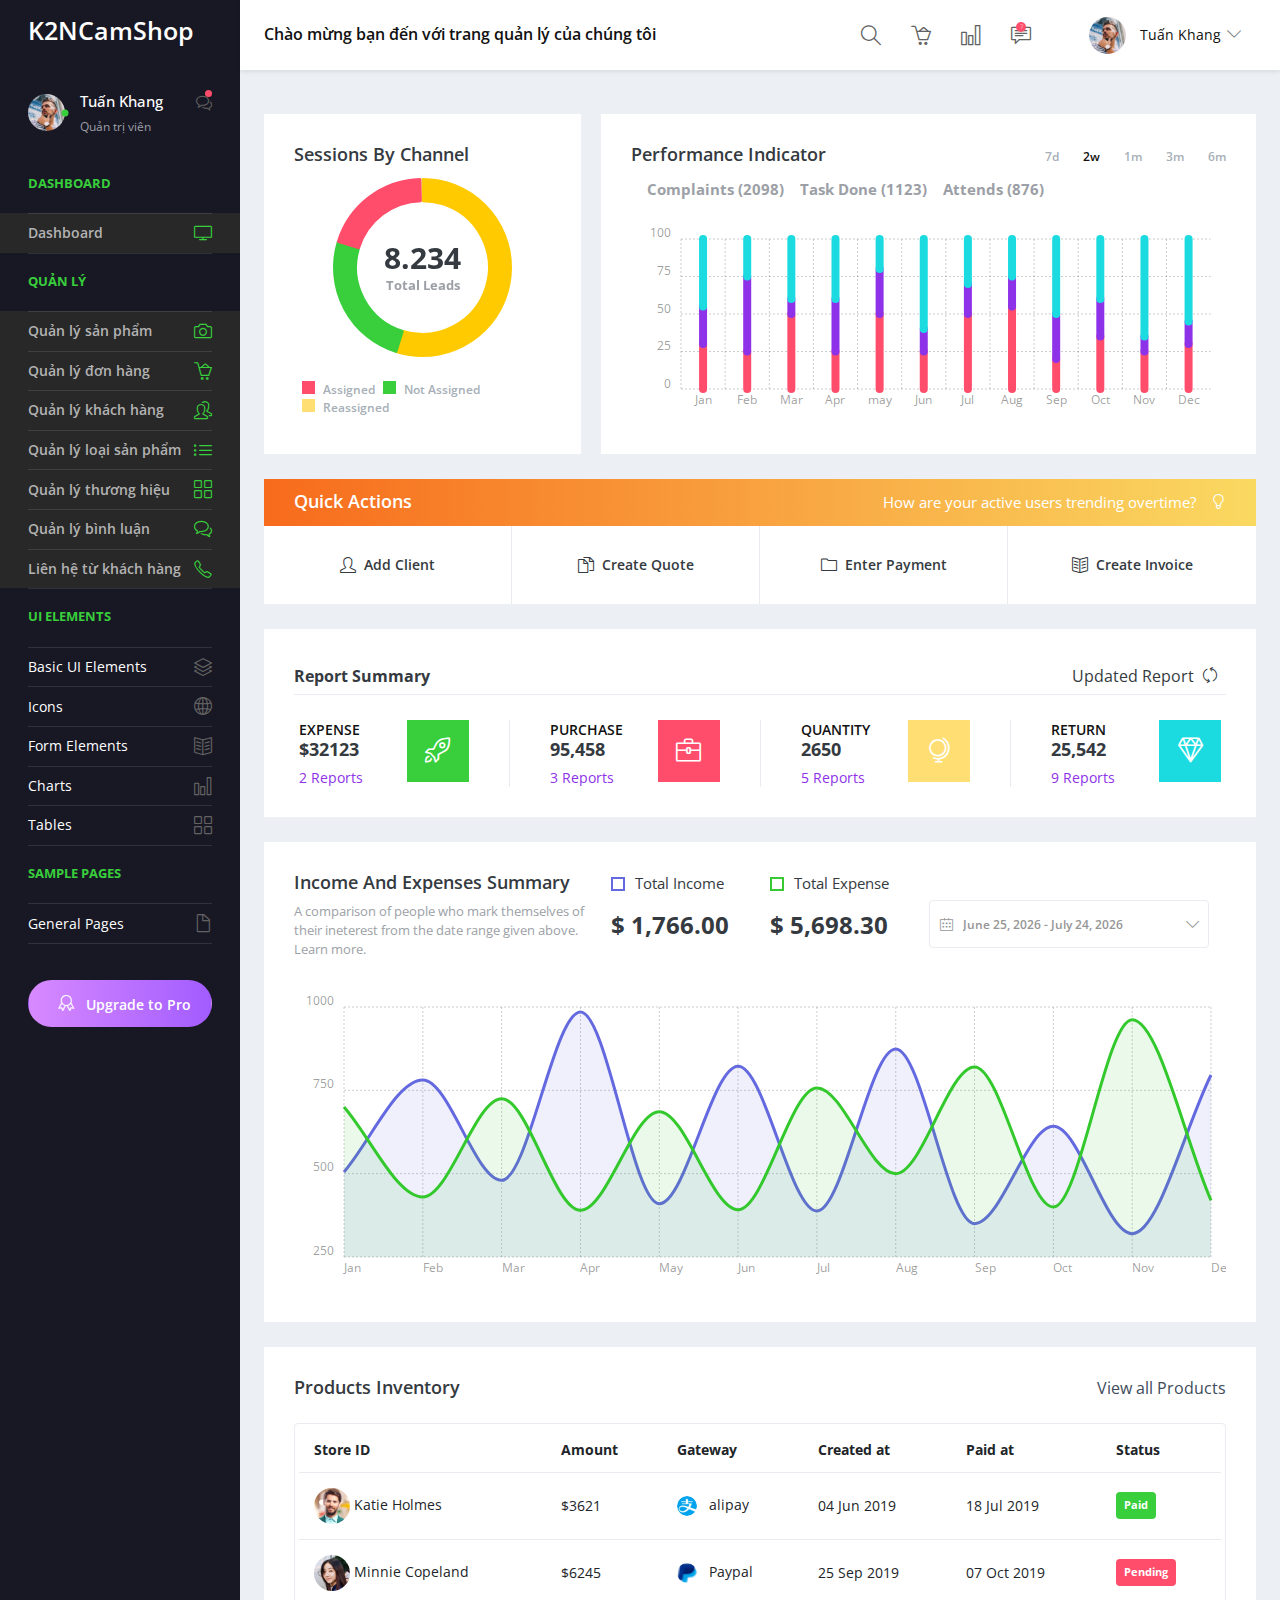
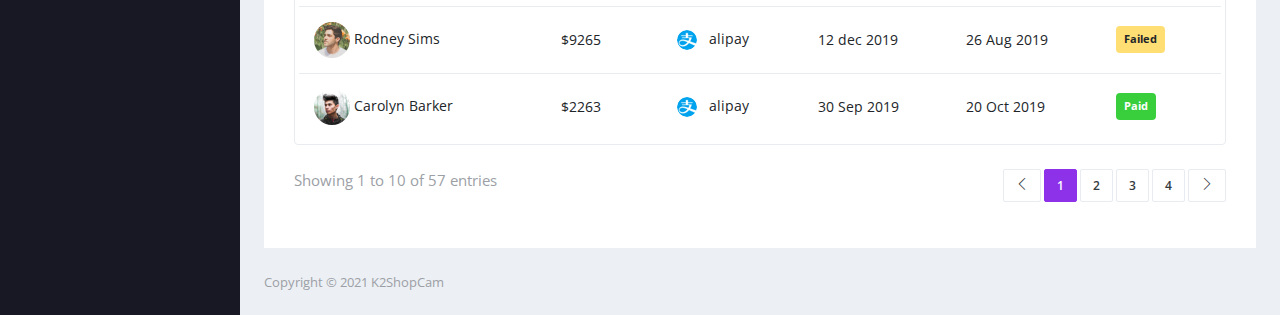
<file: Admin/index.html>
<!DOCTYPE html>
<html lang="en">

<head>
  <meta charset="utf-8">
  <meta name="viewport" content="width=device-width, initial-scale=1, shrink-to-fit=no">
  <title>Admin</title>
  <link rel="stylesheet" href="vendors/simple-line-icons/css/simple-line-icons.css">
  <link rel="stylesheet" href="vendors/flag-icon-css/css/flag-icon.min.css">
  <link rel="stylesheet" href="vendors/css/vendor.bundle.base.css">
  <link rel="stylesheet" href=".//vendors/daterangepicker/daterangepicker.css">
  <link rel="stylesheet" href="./vendors/chartist/chartist.min.css">
  <link rel="stylesheet" href="./css/style.css">
  <link rel="shortcut icon" href="./images/LoadLogo.png" />
</head>

<body>
  <div class="container-scroller">
    <!-- partial:partials/_navbar.html -->
    <nav class="navbar default-layout-navbar col-lg-12 col-12 p-0 fixed-top d-flex flex-row">
      <div class="navbar-brand-wrapper d-flex align-items-center">
        <a class="navbar-brand brand-logo" href="index.html">
          <h3 style="color: white;">K2NCamShop</h3>
        </a>
        <a class="navbar-brand brand-logo-mini" href="index.html"><img src="images/K2NCamShop.png" alt="logo" /></a>
      </div>
      <div class="navbar-menu-wrapper d-flex align-items-center flex-grow-1">
        <h5 class="mb-0 font-weight-medium d-none d-lg-flex">Chào mừng bạn đến với trang quản lý của chúng tôi</h5>
        <ul class="navbar-nav navbar-nav-right ml-auto">
          <form class="search-form d-none d-md-block" action="#">
            <i class="icon-magnifier"></i>
            <input type="search" class="form-control" placeholder="Search Here" title="Search here">
          </form>
          <li class="nav-item"><a href="#" class="nav-link"><i class="icon-basket-loaded"></i></a></li>
          <li class="nav-item"><a href="#" class="nav-link"><i class="icon-chart"></i></a></li>
          <li class="nav-item dropdown">
            <a class="nav-link count-indicator message-dropdown" id="messageDropdown" href="#" data-toggle="dropdown"
              aria-expanded="false">
              <i class="icon-speech"></i>
              <span class="count">7</span>
            </a>
            <div class="dropdown-menu dropdown-menu-right navbar-dropdown preview-list pb-0"
              aria-labelledby="messageDropdown">
              <a class="dropdown-item py-3">
                <p class="mb-0 font-weight-medium float-left">You have 7 unread mails </p>
                <span class="badge badge-pill badge-primary float-right">View all</span>
              </a>
              <div class="dropdown-divider"></div>
              <a class="dropdown-item preview-item">
                <div class="preview-thumbnail">
                  <img src="images/faces/face10.jpg" alt="image" class="img-sm profile-pic">
                </div>
                <div class="preview-item-content flex-grow py-2">
                  <p class="preview-subject ellipsis font-weight-medium text-dark">Marian Garner </p>
                  <p class="font-weight-light small-text"> The meeting is cancelled </p>
                </div>
              </a>
              <a class="dropdown-item preview-item">
                <div class="preview-thumbnail">
                  <img src="images/faces/face12.jpg" alt="image" class="img-sm profile-pic">
                </div>
                <div class="preview-item-content flex-grow py-2">
                  <p class="preview-subject ellipsis font-weight-medium text-dark">David Grey </p>
                  <p class="font-weight-light small-text"> The meeting is cancelled </p>
                </div>
              </a>
              <a class="dropdown-item preview-item">
                <div class="preview-thumbnail">
                  <img src="images/faces/face1.jpg" alt="image" class="img-sm profile-pic">
                </div>
                <div class="preview-item-content flex-grow py-2">
                  <p class="preview-subject ellipsis font-weight-medium text-dark">Travis Jenkins </p>
                  <p class="font-weight-light small-text"> The meeting is cancelled </p>
                </div>
              </a>
            </div>
          </li>

          <li class="nav-item dropdown d-none d-xl-inline-flex user-dropdown">
            <a class="nav-link dropdown-toggle" id="UserDropdown" href="#" data-toggle="dropdown" aria-expanded="false">
              <img class="img-xs rounded-circle ml-2" src="images/faces/face8.jpg" alt="Profile image"> <span
                class="font-weight-normal"> Tuấn Khang </span></a>
            <div class="dropdown-menu dropdown-menu-right navbar-dropdown" aria-labelledby="UserDropdown">
              <div class="dropdown-header text-center">
                <img class="img-md rounded-circle" src="images/faces/face8.jpg" alt="Profile image">
                <p class="mb-1 mt-3">Tuấn Khang</p>
                <p class="font-weight-light text-muted mb-0">Khangletuan098@gmail.com</p>
              </div>
              <a class="dropdown-item"><i class="dropdown-item-icon icon-user text-primary"></i> Thông tin của tôi <span
                  class="badge badge-pill badge-danger">1</span></a>
              <a class="dropdown-item"><i class="dropdown-item-icon icon-speech text-primary"></i> Tin nhắn</a>
              <a class="dropdown-item"><i class="dropdown-item-icon icon-energy text-primary"></i> Hoạt động</a>
              <a class="dropdown-item"><i class="dropdown-item-icon icon-power text-primary"></i>Đăng xuất</a>
            </div>
          </li>
        </ul>
        <button class="navbar-toggler navbar-toggler-right d-lg-none align-self-center" type="button"
          data-toggle="offcanvas">
          <span class="icon-menu"></span>
        </button>
      </div>
    </nav>
    <!-- partial -->
    <div class="container-fluid page-body-wrapper">
      <!-- partial:partials/_sidebar.html -->
      <nav class="sidebar sidebar-offcanvas" id="sidebar">
        <ul class="nav">
          <li class="nav-item nav-profile">
            <a href="#" class="nav-link">
              <div class="profile-image">
                <img class="img-xs rounded-circle" src="images/faces/face8.jpg" alt="profile image">
                <div class="dot-indicator bg-success"></div>
              </div>
              <div class="text-wrapper">
                <p class="profile-name">Tuấn Khang</p>
                <p class="designation">Quản trị viên</p>
              </div>
              <div class="icon-container">
                <i class="icon-bubbles"></i>
                <div class="dot-indicator bg-danger"></div>
              </div>
            </a>
          </li>
          <li class="nav-item nav-category">
            <span class="nav-link">Dashboard</span>
          </li>
          <li class="nav-item">
            <a class="nav-link" href="index.html">
              <span class="menu-title">Dashboard</span>
              <i class="icon-screen-desktop menu-icon"></i>
            </a>
          </li>
          <li class="nav-item nav-category">
            <span class="nav-link">Quản lý</span>
          </li>
          <li class="nav-item">
            <a class="nav-link" href="index.html">
              <span class="menu-title">Quản lý sản phẩm</span>
              <i class="icon-camera menu-icon"></i>
            </a>
          </li>
          <li class="nav-item">
            <a class="nav-link" href="index.html">
              <span class="menu-title">Quản lý đơn hàng</span>
              <i class="icon-basket-loaded menu-icon"></i>
            </a>
          </li>
          <li class="nav-item">
            <a class="nav-link" href="index.html">
              <span class="menu-title">Quản lý khách hàng</span>
              <i class="icon-people menu-icon"></i>
            </a>
          </li>
          <li class="nav-item">
            <a class="nav-link" href="index.html">
              <span class="menu-title">Quản lý loại sản phẩm</span>
              <i class="icon-list menu-icon"></i>
            </a>
          </li>
          <li class="nav-item">
            <a class="nav-link" href="index.html">
              <span class="menu-title">Quản lý thương hiệu</span>
              <i class="icon-grid menu-icon"></i>
            </a>
          </li>
          <li class="nav-item">
            <a class="nav-link" href="index.html">
              <span class="menu-title">Quản lý bình luận</span>
              <i class="icon-bubbles menu-icon"></i>
            </a>
          </li>
          <li class="nav-item">
            <a class="nav-link" href="index.html">
              <span class="menu-title">Liên hệ từ khách hàng</span>
              <i class="icon-phone menu-icon"></i>
            </a>
          </li>
          <li class="nav-item nav-category"><span class="nav-link">UI Elements</span></li>
          <li class="nav-item">
            <a class="nav-link" data-toggle="collapse" href="#ui-basic" aria-expanded="false" aria-controls="ui-basic">
              <span class="menu-title">Basic UI Elements</span>
              <i class="icon-layers menu-icon"></i>
            </a>
            <div class="collapse" id="ui-basic">
              <ul class="nav flex-column sub-menu">
                <li class="nav-item"> <a class="nav-link" href="pages/ui-features/buttons.html">Buttons</a></li>
                <li class="nav-item"> <a class="nav-link" href="pages/ui-features/typography.html">Typography</a></li>
              </ul>
            </div>
          </li>
          <li class="nav-item">
            <a class="nav-link" href="pages/icons/simple-line-icons.html">
              <span class="menu-title">Icons</span>
              <i class="icon-globe menu-icon"></i>
            </a>
          </li>
          <li class="nav-item">
            <a class="nav-link" href="pages/forms/basic_elements.html">
              <span class="menu-title">Form Elements</span>
              <i class="icon-book-open menu-icon"></i>
            </a>
          </li>
          <li class="nav-item">
            <a class="nav-link" href="pages/charts/chartist.html">
              <span class="menu-title">Charts</span>
              <i class="icon-chart menu-icon"></i>
            </a>
          </li>
          <li class="nav-item">
            <a class="nav-link" href="pages/tables/basic-table.html">
              <span class="menu-title">Tables</span>
              <i class="icon-grid menu-icon"></i>
            </a>
          </li>
          <li class="nav-item nav-category"><span class="nav-link">Sample Pages</span></li>
          <li class="nav-item">
            <a class="nav-link" data-toggle="collapse" href="#auth" aria-expanded="false" aria-controls="auth">
              <span class="menu-title">General Pages</span>
              <i class="icon-doc menu-icon"></i>
            </a>
            <div class="collapse" id="auth">
              <ul class="nav flex-column sub-menu">
                <li class="nav-item"> <a class="nav-link" href="pages/samples/login.html"> Login </a></li>
                <li class="nav-item"> <a class="nav-link" href="pages/samples/register.html"> Register </a></li>
                <li class="nav-item"> <a class="nav-link" href="pages/samples/error-404.html"> 404 </a></li>
                <li class="nav-item"> <a class="nav-link" href="pages/samples/error-500.html"> 500 </a></li>
                <li class="nav-item"> <a class="nav-link" href="pages/samples/blank-page.html"> Blank Page </a></li>
              </ul>
            </div>
          </li>
          <li class="nav-item pro-upgrade">
            <span class="nav-link">
              <a class="btn btn-block px-0 btn-rounded btn-upgrade"
                href="https://www.bootstrapdash.com/product/stellar-admin-template/" target="_blank"> <i
                  class="icon-badge mx-2"></i> Upgrade to Pro</a>
            </span>
          </li>
        </ul>
      </nav>
      <!-- partial -->
      <div class="main-panel">
        <div class="content-wrapper">
          <div class="row">
            <div class="col-md-4 grid-margin stretch-card">
              <div class="card">
                <div class="card-body">
                  <h4 class="card-title">Sessions by channel</h4>
                  <div class="aligner-wrapper">
                    <canvas id="sessionsDoughnutChart" height="210"></canvas>
                    <div class="wrapper d-flex flex-column justify-content-center absolute absolute-center">
                      <h2 class="text-center mb-0 font-weight-bold">8.234</h2>
                      <small class="d-block text-center text-muted  font-weight-semibold mb-0">Total Leads</small>
                    </div>
                  </div>
                  <div class="wrapper mt-4 d-flex flex-wrap align-items-cente">
                    <div class="d-flex">
                      <span class="square-indicator bg-danger ml-2"></span>
                      <p class="mb-0 ml-2">Assigned</p>
                    </div>
                    <div class="d-flex">
                      <span class="square-indicator bg-success ml-2"></span>
                      <p class="mb-0 ml-2">Not Assigned</p>
                    </div>
                    <div class="d-flex">
                      <span class="square-indicator bg-warning ml-2"></span>
                      <p class="mb-0 ml-2">Reassigned</p>
                    </div>
                  </div>
                </div>
              </div>
            </div>
            <div class="col-md-8 grid-margin stretch-card">
              <div class="card">
                <div class="card-body performane-indicator-card">
                  <div class="d-sm-flex">
                    <h4 class="card-title flex-shrink-1">Performance Indicator</h4>
                    <p class="m-sm-0 ml-sm-auto flex-shrink-0">
                      <span class="data-time-range ml-0">7d</span>
                      <span class="data-time-range active">2w</span>
                      <span class="data-time-range">1m</span>
                      <span class="data-time-range">3m</span>
                      <span class="data-time-range">6m</span>
                    </p>
                  </div>
                  <div class="d-sm-flex flex-wrap">
                    <div class="d-flex align-items-center">
                      <span class="dot-indicator bg-primary ml-2"></span>
                      <p class="mb-0 ml-2 text-muted font-weight-semibold">Complaints (2098)</p>
                    </div>
                    <div class="d-flex align-items-center">
                      <span class="dot-indicator bg-info ml-2"></span>
                      <p class="mb-0 ml-2 text-muted font-weight-semibold"> Task Done (1123)</p>
                    </div>
                    <div class="d-flex align-items-center">
                      <span class="dot-indicator bg-danger ml-2"></span>
                      <p class="mb-0 ml-2 text-muted font-weight-semibold">Attends (876)</p>
                    </div>
                  </div>
                  <div id="performance-indicator-chart" class="ct-chart mt-4"></div>
                </div>
              </div>
            </div>
          </div>
          <!-- Quick Action Toolbar Starts-->
          <div class="row quick-action-toolbar">
            <div class="col-md-12 grid-margin">
              <div class="card">
                <div class="card-header d-block d-md-flex">
                  <h5 class="mb-0">Quick Actions</h5>
                  <p class="ml-auto mb-0">How are your active users trending overtime?<i class="icon-bulb"></i></p>
                </div>
                <div class="d-md-flex row m-0 quick-action-btns" role="group" aria-label="Quick action buttons">
                  <div class="col-sm-6 col-md-3 p-3 text-center btn-wrapper">
                    <button type="button" class="btn px-0"> <i class="icon-user mr-2"></i> Add Client</button>
                  </div>
                  <div class="col-sm-6 col-md-3 p-3 text-center btn-wrapper">
                    <button type="button" class="btn px-0"><i class="icon-docs mr-2"></i> Create Quote</button>
                  </div>
                  <div class="col-sm-6 col-md-3 p-3 text-center btn-wrapper">
                    <button type="button" class="btn px-0"><i class="icon-folder mr-2"></i> Enter Payment</button>
                  </div>
                  <div class="col-sm-6 col-md-3 p-3 text-center btn-wrapper">
                    <button type="button" class="btn px-0"><i class="icon-book-open mr-2"></i>Create Invoice</button>
                  </div>
                </div>
              </div>
            </div>
          </div>
          <!-- Quick Action Toolbar Ends-->
          <div class="row">
            <div class="col-md-12 grid-margin">
              <div class="card">
                <div class="card-body">
                  <div class="row">
                    <div class="col-md-12">
                      <div class="d-sm-flex align-items-baseline report-summary-header">
                        <h5 class="font-weight-semibold">Report Summary</h5> <span class="ml-auto">Updated Report</span>
                        <button class="btn btn-icons border-0 p-2"><i class="icon-refresh"></i></button>
                      </div>
                    </div>
                  </div>
                  <div class="row report-inner-cards-wrapper">
                    <div class=" col-md -6 col-xl report-inner-card">
                      <div class="inner-card-text">
                        <span class="report-title">EXPENSE</span>
                        <h4>$32123</h4>
                        <span class="report-count"> 2 Reports</span>
                      </div>
                      <div class="inner-card-icon bg-success">
                        <i class="icon-rocket"></i>
                      </div>
                    </div>
                    <div class="col-md-6 col-xl report-inner-card">
                      <div class="inner-card-text">
                        <span class="report-title">PURCHASE</span>
                        <h4>95,458</h4>
                        <span class="report-count"> 3 Reports</span>
                      </div>
                      <div class="inner-card-icon bg-danger">
                        <i class="icon-briefcase"></i>
                      </div>
                    </div>
                    <div class="col-md-6 col-xl report-inner-card">
                      <div class="inner-card-text">
                        <span class="report-title">QUANTITY</span>
                        <h4>2650</h4>
                        <span class="report-count"> 5 Reports</span>
                      </div>
                      <div class="inner-card-icon bg-warning">
                        <i class="icon-globe-alt"></i>
                      </div>
                    </div>
                    <div class="col-md-6 col-xl report-inner-card">
                      <div class="inner-card-text">
                        <span class="report-title">RETURN</span>
                        <h4>25,542</h4>
                        <span class="report-count"> 9 Reports</span>
                      </div>
                      <div class="inner-card-icon bg-primary">
                        <i class="icon-diamond"></i>
                      </div>
                    </div>
                  </div>
                </div>
              </div>
            </div>
          </div>
          <div class="row">
            <div class="col-md-12 grid-margin">
              <div class="card">
                <div class="card-body">
                  <div class="row income-expense-summary-chart-text">
                    <div class="col-xl-4">
                      <h5>Income And Expenses Summary</h5>
                      <p class="small text-muted">A comparison of people who mark themselves of their ineterest from the
                        date range given above. Learn more.</p>
                    </div>
                    <div class=" col-md-3 col-xl-2">
                      <p class="income-expense-summary-chart-legend"> <span style="border-color: #6469df"></span> Total
                        Income </p>
                      <h3>$ 1,766.00</h3>
                    </div>
                    <div class="col-md-3 col-xl-2">
                      <p class="income-expense-summary-chart-legend"> <span style="border-color: #37ca32"></span> Total
                        Expense </p>
                      <h3>$ 5,698.30</h3>
                    </div>
                    <div class="col-md-6 col-xl-4 d-flex align-items-center">
                      <div class="input-group" id="income-expense-summary-chart-daterange">
                        <div class="inpu-group-prepend input-group-text"><i class="icon-calendar"></i></div>
                        <input type="text" class="form-control">
                        <div class="input-group-prepend input-group-text"><i class="icon-arrow-down"></i></div>
                      </div>
                    </div>
                  </div>
                  <div class="row income-expense-summary-chart mt-3">
                    <div class="col-md-12">
                      <div class="ct-chart" id="income-expense-summary-chart"></div>
                    </div>
                  </div>
                </div>
              </div>
            </div>
          </div>
          <div class="row">
            <div class="col-md-12 grid-margin stretch-card">
              <div class="card">
                <div class="card-body">
                  <div class="d-sm-flex align-items-center mb-4">
                    <h4 class="card-title mb-sm-0">Products Inventory</h4>
                    <a href="#" class="text-dark ml-auto mb-3 mb-sm-0"> View all Products</a>
                  </div>
                  <div class="table-responsive border rounded p-1">
                    <table class="table">
                      <thead>
                        <tr>
                          <th class="font-weight-bold">Store ID</th>
                          <th class="font-weight-bold">Amount</th>
                          <th class="font-weight-bold">Gateway</th>
                          <th class="font-weight-bold">Created at</th>
                          <th class="font-weight-bold">Paid at</th>
                          <th class="font-weight-bold">Status</th>
                        </tr>
                      </thead>
                      <tbody>
                        <tr>
                          <td>
                            <img class="img-sm rounded-circle" src="images/faces/face1.jpg" alt="profile image"> Katie
                            Holmes
                          </td>
                          <td>$3621</td>
                          <td><img src="images/dashboard/alipay.png" alt="alipay" class="gateway-icon mr-2"> alipay</td>
                          <td>04 Jun 2019</td>
                          <td>18 Jul 2019</td>
                          <td>
                            <div class="badge badge-success p-2">Paid</div>
                          </td>
                        </tr>
                        <tr>
                          <td>
                            <img class="img-sm rounded-circle" src="images/faces/face2.jpg" alt="profile image"> Minnie
                            Copeland
                          </td>
                          <td>$6245</td>
                          <td><img src="images/dashboard/paypal.png" alt="alipay" class="gateway-icon mr-2"> Paypal</td>
                          <td>25 Sep 2019</td>
                          <td>07 Oct 2019</td>
                          <td>
                            <div class="badge badge-danger p-2">Pending</div>
                          </td>
                        </tr>
                        <tr>
                          <td>
                            <img class="img-sm rounded-circle" src="images/faces/face3.jpg" alt="profile image"> Rodney
                            Sims
                          </td>
                          <td>$9265</td>
                          <td><img src="images/dashboard/alipay.png" alt="alipay" class="gateway-icon mr-2"> alipay</td>
                          <td>12 dec 2019</td>
                          <td>26 Aug 2019</td>
                          <td>
                            <div class="badge badge-warning p-2">Failed</div>
                          </td>
                        </tr>
                        <tr>
                          <td>
                            <img class="img-sm rounded-circle" src="images/faces/face4.jpg" alt="profile image"> Carolyn
                            Barker
                          </td>
                          <td>$2263</td>
                          <td><img src="images/dashboard/alipay.png" alt="alipay" class="gateway-icon mr-2"> alipay</td>
                          <td>30 Sep 2019</td>
                          <td>20 Oct 2019</td>
                          <td>
                            <div class="badge badge-success p-2">Paid</div>
                          </td>
                        </tr>
                      </tbody>
                    </table>
                  </div>
                  <div class="d-flex mt-4 flex-wrap">
                    <p class="text-muted">Showing 1 to 10 of 57 entries</p>
                    <nav class="ml-auto">
                      <ul class="pagination separated pagination-info">
                        <li class="page-item"><a href="#" class="page-link"><i class="icon-arrow-left"></i></a></li>
                        <li class="page-item active"><a href="#" class="page-link">1</a></li>
                        <li class="page-item"><a href="#" class="page-link">2</a></li>
                        <li class="page-item"><a href="#" class="page-link">3</a></li>
                        <li class="page-item"><a href="#" class="page-link">4</a></li>
                        <li class="page-item"><a href="#" class="page-link"><i class="icon-arrow-right"></i></a></li>
                      </ul>
                    </nav>
                  </div>
                </div>
              </div>
            </div>
          </div>
        </div>
        <!-- content-wrapper ends -->
        <!-- partial:partials/_footer.html -->
        <footer class="footer">
          <div class="d-sm-flex justify-content-center justify-content-sm-between">
            <span class="text-muted d-block text-center text-sm-left d-sm-inline-block">Copyright © 2021
              K2ShopCam</span>
        </footer>
        <!-- partial -->
      </div>
      <!-- main-panel ends -->
    </div>
  </div>
  <script src="vendors/js/vendor.bundle.base.js"></script>
  <script src="./vendors/chart.js/Chart.min.js"></script>
  <script src="./vendors/moment/moment.min.js"></script>
  <script src="./vendors/daterangepicker/daterangepicker.js"></script>
  <script src="./vendors/chartist/chartist.min.js"></script>
  <script src="js/off-canvas.js"></script>
  <script src="js/misc.js"></script>
  <script src="./js/dashboard.js"></script>
</body>

</html>
</file>
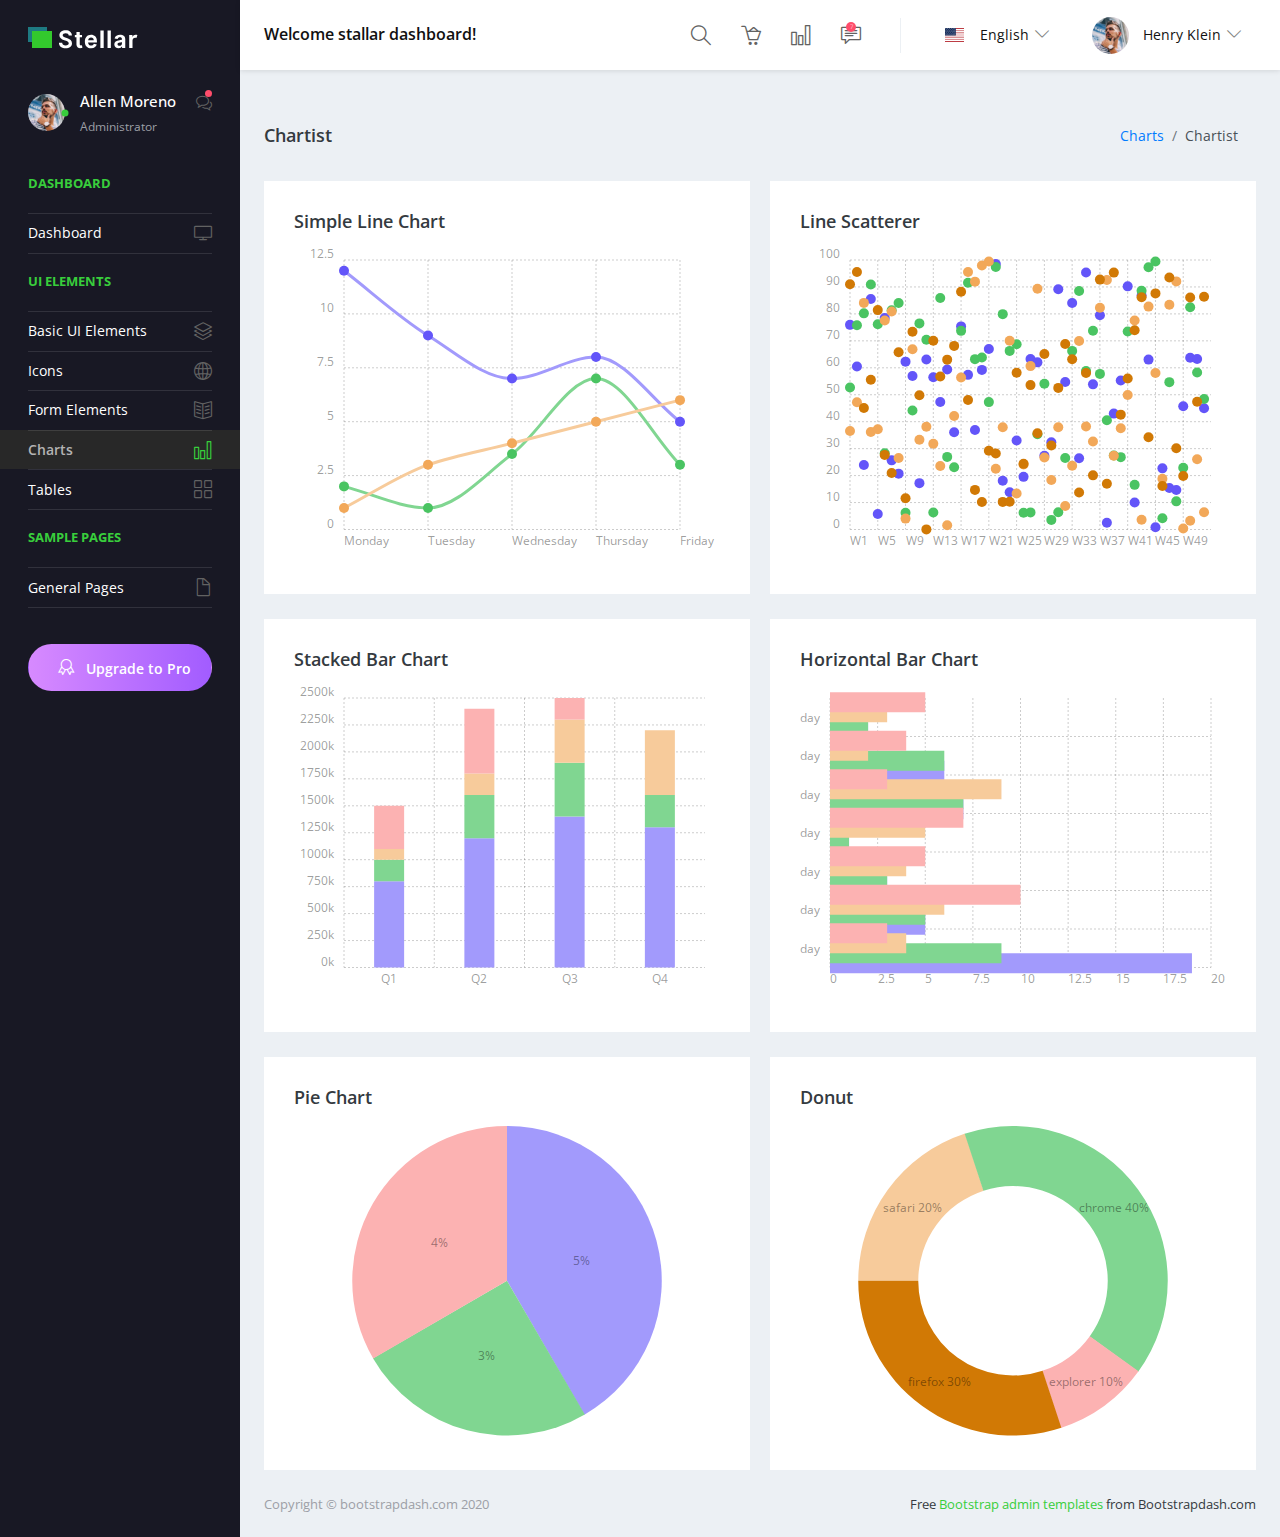
<file: Admin/pages/charts/chartist.html>
<!DOCTYPE html>
<html lang="en">
  <head>
    <!-- Required meta tags -->
    <meta charset="utf-8">
    <meta name="viewport" content="width=device-width, initial-scale=1, shrink-to-fit=no">
    <title>Stellar Admin</title>
    <!-- plugins:css -->
    <link rel="stylesheet" href="../../vendors/simple-line-icons/css/simple-line-icons.css">
    <link rel="stylesheet" href="../../vendors/flag-icon-css/css/flag-icon.min.css">
    <link rel="stylesheet" href="../../vendors/css/vendor.bundle.base.css">
    <!-- endinject -->
    <!-- Plugin css for this page -->
    <link rel="stylesheet" href="../../vendors/chartist/chartist.min.css">
    <!-- End Plugin css for this page -->
    <!-- inject:css -->
    <!-- endinject -->
    <!-- Layout styles -->
    <link rel="stylesheet" href="../../css/style.css">
    <!-- End layout styles -->
    <link rel="shortcut icon" href="../../images/favicon.png" />
  </head>
  <body>
    <div class="container-scroller">
      <!-- partial:../../partials/_navbar.html -->
      <nav class="navbar default-layout-navbar col-lg-12 col-12 p-0 fixed-top d-flex flex-row">
        <div class="navbar-brand-wrapper d-flex align-items-center">
          <a class="navbar-brand brand-logo" href="../../index.html">
            <img src="../../images/logo.svg" alt="logo" class="logo-dark" />
          </a>
          <a class="navbar-brand brand-logo-mini" href="../../index.html"><img src="../../images/logo-mini.svg" alt="logo" /></a>
        </div>
        <div class="navbar-menu-wrapper d-flex align-items-center flex-grow-1">
          <h5 class="mb-0 font-weight-medium d-none d-lg-flex">Welcome stallar dashboard!</h5>
          <ul class="navbar-nav navbar-nav-right ml-auto">
            <form class="search-form d-none d-md-block" action="#">
              <i class="icon-magnifier"></i>
              <input type="search" class="form-control" placeholder="Search Here" title="Search here">
            </form>
            <li class="nav-item"><a href="#" class="nav-link"><i class="icon-basket-loaded"></i></a></li>
            <li class="nav-item"><a href="#" class="nav-link"><i class="icon-chart"></i></a></li>
            <li class="nav-item dropdown">
              <a class="nav-link count-indicator message-dropdown" id="messageDropdown" href="#" data-toggle="dropdown" aria-expanded="false">
                <i class="icon-speech"></i>
                <span class="count">7</span>
              </a>
              <div class="dropdown-menu dropdown-menu-right navbar-dropdown preview-list pb-0" aria-labelledby="messageDropdown">
                <a class="dropdown-item py-3">
                  <p class="mb-0 font-weight-medium float-left">You have 7 unread mails </p>
                  <span class="badge badge-pill badge-primary float-right">View all</span>
                </a>
                <div class="dropdown-divider"></div>
                <a class="dropdown-item preview-item">
                  <div class="preview-thumbnail">
                    <img src="../../images/faces/face10.jpg" alt="image" class="img-sm profile-pic">
                  </div>
                  <div class="preview-item-content flex-grow py-2">
                    <p class="preview-subject ellipsis font-weight-medium text-dark">Marian Garner </p>
                    <p class="font-weight-light small-text"> The meeting is cancelled </p>
                  </div>
                </a>
                <a class="dropdown-item preview-item">
                  <div class="preview-thumbnail">
                    <img src="../../images/faces/face12.jpg" alt="image" class="img-sm profile-pic">
                  </div>
                  <div class="preview-item-content flex-grow py-2">
                    <p class="preview-subject ellipsis font-weight-medium text-dark">David Grey </p>
                    <p class="font-weight-light small-text"> The meeting is cancelled </p>
                  </div>
                </a>
                <a class="dropdown-item preview-item">
                  <div class="preview-thumbnail">
                    <img src="../../images/faces/face1.jpg" alt="image" class="img-sm profile-pic">
                  </div>
                  <div class="preview-item-content flex-grow py-2">
                    <p class="preview-subject ellipsis font-weight-medium text-dark">Travis Jenkins </p>
                    <p class="font-weight-light small-text"> The meeting is cancelled </p>
                  </div>
                </a>
              </div>
            </li>
            <li class="nav-item dropdown language-dropdown d-none d-sm-flex align-items-center">
              <a class="nav-link d-flex align-items-center dropdown-toggle" id="LanguageDropdown" href="#" data-toggle="dropdown" aria-expanded="false">
                <div class="d-inline-flex mr-3">
                  <i class="flag-icon flag-icon-us"></i>
                </div>
                <span class="profile-text font-weight-normal">English</span>
              </a>
              <div class="dropdown-menu dropdown-menu-left navbar-dropdown py-2" aria-labelledby="LanguageDropdown">
                <a class="dropdown-item">
                  <i class="flag-icon flag-icon-us"></i> English </a>
                <a class="dropdown-item">
                  <i class="flag-icon flag-icon-fr"></i> French </a>
                <a class="dropdown-item">
                  <i class="flag-icon flag-icon-ae"></i> Arabic </a>
                <a class="dropdown-item">
                  <i class="flag-icon flag-icon-ru"></i> Russian </a>
              </div>
            </li>
            <li class="nav-item dropdown d-none d-xl-inline-flex user-dropdown">
              <a class="nav-link dropdown-toggle" id="UserDropdown" href="#" data-toggle="dropdown" aria-expanded="false">
                <img class="img-xs rounded-circle ml-2" src="../../images/faces/face8.jpg" alt="Profile image"> <span class="font-weight-normal"> Henry Klein </span></a>
              <div class="dropdown-menu dropdown-menu-right navbar-dropdown" aria-labelledby="UserDropdown">
                <div class="dropdown-header text-center">
                  <img class="img-md rounded-circle" src="../../images/faces/face8.jpg" alt="Profile image">
                  <p class="mb-1 mt-3">Allen Moreno</p>
                  <p class="font-weight-light text-muted mb-0">allenmoreno@gmail.com</p>
                </div>
                <a class="dropdown-item"><i class="dropdown-item-icon icon-user text-primary"></i> My Profile <span class="badge badge-pill badge-danger">1</span></a>
                <a class="dropdown-item"><i class="dropdown-item-icon icon-speech text-primary"></i> Messages</a>
                <a class="dropdown-item"><i class="dropdown-item-icon icon-energy text-primary"></i> Activity</a>
                <a class="dropdown-item"><i class="dropdown-item-icon icon-question text-primary"></i> FAQ</a>
                <a class="dropdown-item"><i class="dropdown-item-icon icon-power text-primary"></i>Sign Out</a>
              </div>
            </li>
          </ul>
          <button class="navbar-toggler navbar-toggler-right d-lg-none align-self-center" type="button" data-toggle="offcanvas">
            <span class="icon-menu"></span>
          </button>
        </div>
      </nav>
      <!-- partial -->
      <div class="container-fluid page-body-wrapper">
        <!-- partial:../../partials/_sidebar.html -->
        <nav class="sidebar sidebar-offcanvas" id="sidebar">
          <ul class="nav">
            <li class="nav-item nav-profile">
              <a href="#" class="nav-link">
                <div class="profile-image">
                  <img class="img-xs rounded-circle" src="../../images/faces/face8.jpg" alt="profile image">
                  <div class="dot-indicator bg-success"></div>
                </div>
                <div class="text-wrapper">
                  <p class="profile-name">Allen Moreno</p>
                  <p class="designation">Administrator</p>
                </div>
                <div class="icon-container">
                  <i class="icon-bubbles"></i>
                  <div class="dot-indicator bg-danger"></div>
                </div>
              </a>
            </li>
            <li class="nav-item nav-category">
              <span class="nav-link">Dashboard</span>
            </li>
            <li class="nav-item">
              <a class="nav-link" href="../../index.html">
                <span class="menu-title">Dashboard</span>
                <i class="icon-screen-desktop menu-icon"></i>
              </a>
            </li>
            <li class="nav-item nav-category"><span class="nav-link">UI Elements</span></li>
            <li class="nav-item">
              <a class="nav-link" data-toggle="collapse" href="#ui-basic" aria-expanded="false" aria-controls="ui-basic">
                <span class="menu-title">Basic UI Elements</span>
                <i class="icon-layers menu-icon"></i>
              </a>
              <div class="collapse" id="ui-basic">
                <ul class="nav flex-column sub-menu">
                  <li class="nav-item"> <a class="nav-link" href="../../pages/ui-features/buttons.html">Buttons</a></li>
                  <li class="nav-item"> <a class="nav-link" href="../../pages/ui-features/typography.html">Typography</a></li>
                </ul>
              </div>
            </li>
            <li class="nav-item">
              <a class="nav-link" href="../../pages/icons/simple-line-icons.html">
                <span class="menu-title">Icons</span>
                <i class="icon-globe menu-icon"></i>
              </a>
            </li>
            <li class="nav-item">
              <a class="nav-link" href="../../pages/forms/basic_elements.html">
                <span class="menu-title">Form Elements</span>
                <i class="icon-book-open menu-icon"></i>
              </a>
            </li>
            <li class="nav-item">
              <a class="nav-link" href="../../pages/charts/chartist.html">
                <span class="menu-title">Charts</span>
                <i class="icon-chart menu-icon"></i>
              </a>
            </li>
            <li class="nav-item">
              <a class="nav-link" href="../../pages/tables/basic-table.html">
                <span class="menu-title">Tables</span>
                <i class="icon-grid menu-icon"></i>
              </a>
            </li>
            <li class="nav-item nav-category"><span class="nav-link">Sample Pages</span></li>
            <li class="nav-item">
              <a class="nav-link" data-toggle="collapse" href="#auth" aria-expanded="false" aria-controls="auth">
                <span class="menu-title">General Pages</span>
                <i class="icon-doc menu-icon"></i>
              </a>
              <div class="collapse" id="auth">
                <ul class="nav flex-column sub-menu">
                  <li class="nav-item"> <a class="nav-link" href="../../pages/samples/login.html"> Login </a></li>
                  <li class="nav-item"> <a class="nav-link" href="../../pages/samples/register.html"> Register </a></li>
                  <li class="nav-item"> <a class="nav-link" href="../../pages/samples/error-404.html"> 404 </a></li>
                  <li class="nav-item"> <a class="nav-link" href="../../pages/samples/error-500.html"> 500 </a></li>
                  <li class="nav-item"> <a class="nav-link" href="../../pages/samples/blank-page.html"> Blank Page </a></li>
                </ul>
              </div>
            </li>
            <li class="nav-item pro-upgrade">
              <span class="nav-link">
                <a class="btn btn-block px-0 btn-rounded btn-upgrade" href="https://www.bootstrapdash.com/product/stellar-admin-template/" target="_blank"> <i class="icon-badge mx-2"></i> Upgrade to Pro</a>
              </span>
            </li>
          </ul>
        </nav>
        <!-- partial -->
        <div class="main-panel">
          <div class="content-wrapper">
            <div class="page-header">
              <h3 class="page-title"> Chartist </h3>
              <nav aria-label="breadcrumb">
                <ol class="breadcrumb">
                  <li class="breadcrumb-item"><a href="#">Charts</a></li>
                  <li class="breadcrumb-item active" aria-current="page">Chartist</li>
                </ol>
              </nav>
            </div>
            <div class="row">
              <div class="col-lg-6 grid-margin stretch-card">
                <div class="card">
                  <div class="card-body">
                    <h4 class="card-title">Simple Line chart</h4>
                    <div class="ct-chart ct-perfect-fourth" id="ct-chart-line"></div>
                  </div>
                </div>
              </div>
              <div class="col-lg-6 grid-margin stretch-card">
                <div class="card">
                  <div class="card-body">
                    <h4 class="card-title">Line scatterer</h4>
                    <div id="rickshaw-time-scale"></div>
                    <div class="ct-chart ct-perfect-fourth" id="ct-chart-line-scatterer"></div>
                  </div>
                </div>
              </div>
            </div>
            <div class="row">
              <div class="col-lg-6 grid-margin stretch-card">
                <div class="card">
                  <div class="card-body">
                    <h4 class="card-title">Stacked bar chart</h4>
                    <div class="ct-chart ct-perfect-fourth" id="ct-chart-stacked-bar"></div>
                  </div>
                </div>
              </div>
              <div class="col-lg-6 grid-margin stretch-card">
                <div class="card">
                  <div class="card-body">
                    <h4 class="card-title">Horizontal bar chart</h4>
                    <div class="ct-chart ct-perfect-fourth" id="ct-chart-horizontal-bar"></div>
                  </div>
                </div>
              </div>
            </div>
            <div class="row">
              <div class="col-lg-6 grid-margin stretch-card">
                <div class="card">
                  <div class="card-body">
                    <h4 class="card-title">Pie chart</h4>
                    <div class="ct-chart ct-perfect-fourth" id="ct-chart-pie"></div>
                  </div>
                </div>
              </div>
              <div class="col-lg-6 grid-margin stretch-card">
                <div class="card">
                  <div class="card-body">
                    <h4 class="card-title">Donut</h4>
                    <div class="ct-chart ct-perfect-fourth" id="ct-chart-donut"></div>
                  </div>
                </div>
              </div>
            </div>
          </div>
          <!-- content-wrapper ends -->
          <!-- partial:../../partials/_footer.html -->
          <footer class="footer">
            <div class="d-sm-flex justify-content-center justify-content-sm-between">
              <span class="text-muted d-block text-center text-sm-left d-sm-inline-block">Copyright © bootstrapdash.com 2020</span>
              <span class="float-none float-sm-right d-block mt-1 mt-sm-0 text-center"> Free <a href="https://www.bootstrapdash.com/bootstrap-admin-template/" target="_blank">Bootstrap admin templates</a> from Bootstrapdash.com</span>
            </div>
          </footer>
          <!-- partial -->
        </div>
        <!-- main-panel ends -->
      </div>
      <!-- page-body-wrapper ends -->
    </div>
    <!-- container-scroller -->
    <!-- plugins:js -->
    <script src="../../vendors/js/vendor.bundle.base.js"></script>
    <!-- endinject -->
    <!-- Plugin js for this page -->
    <script src="../../vendors/chartist/chartist.min.js"></script>
    <!-- End plugin js for this page -->
    <!-- inject:js -->
    <script src="../../js/off-canvas.js"></script>
    <script src="../../js/misc.js"></script>
    <!-- endinject -->
    <!-- Custom js for this page -->
    <script src="../../js/chartist.js"></script>
    <!-- End custom js for this page -->
  </body>
</html>
</file>
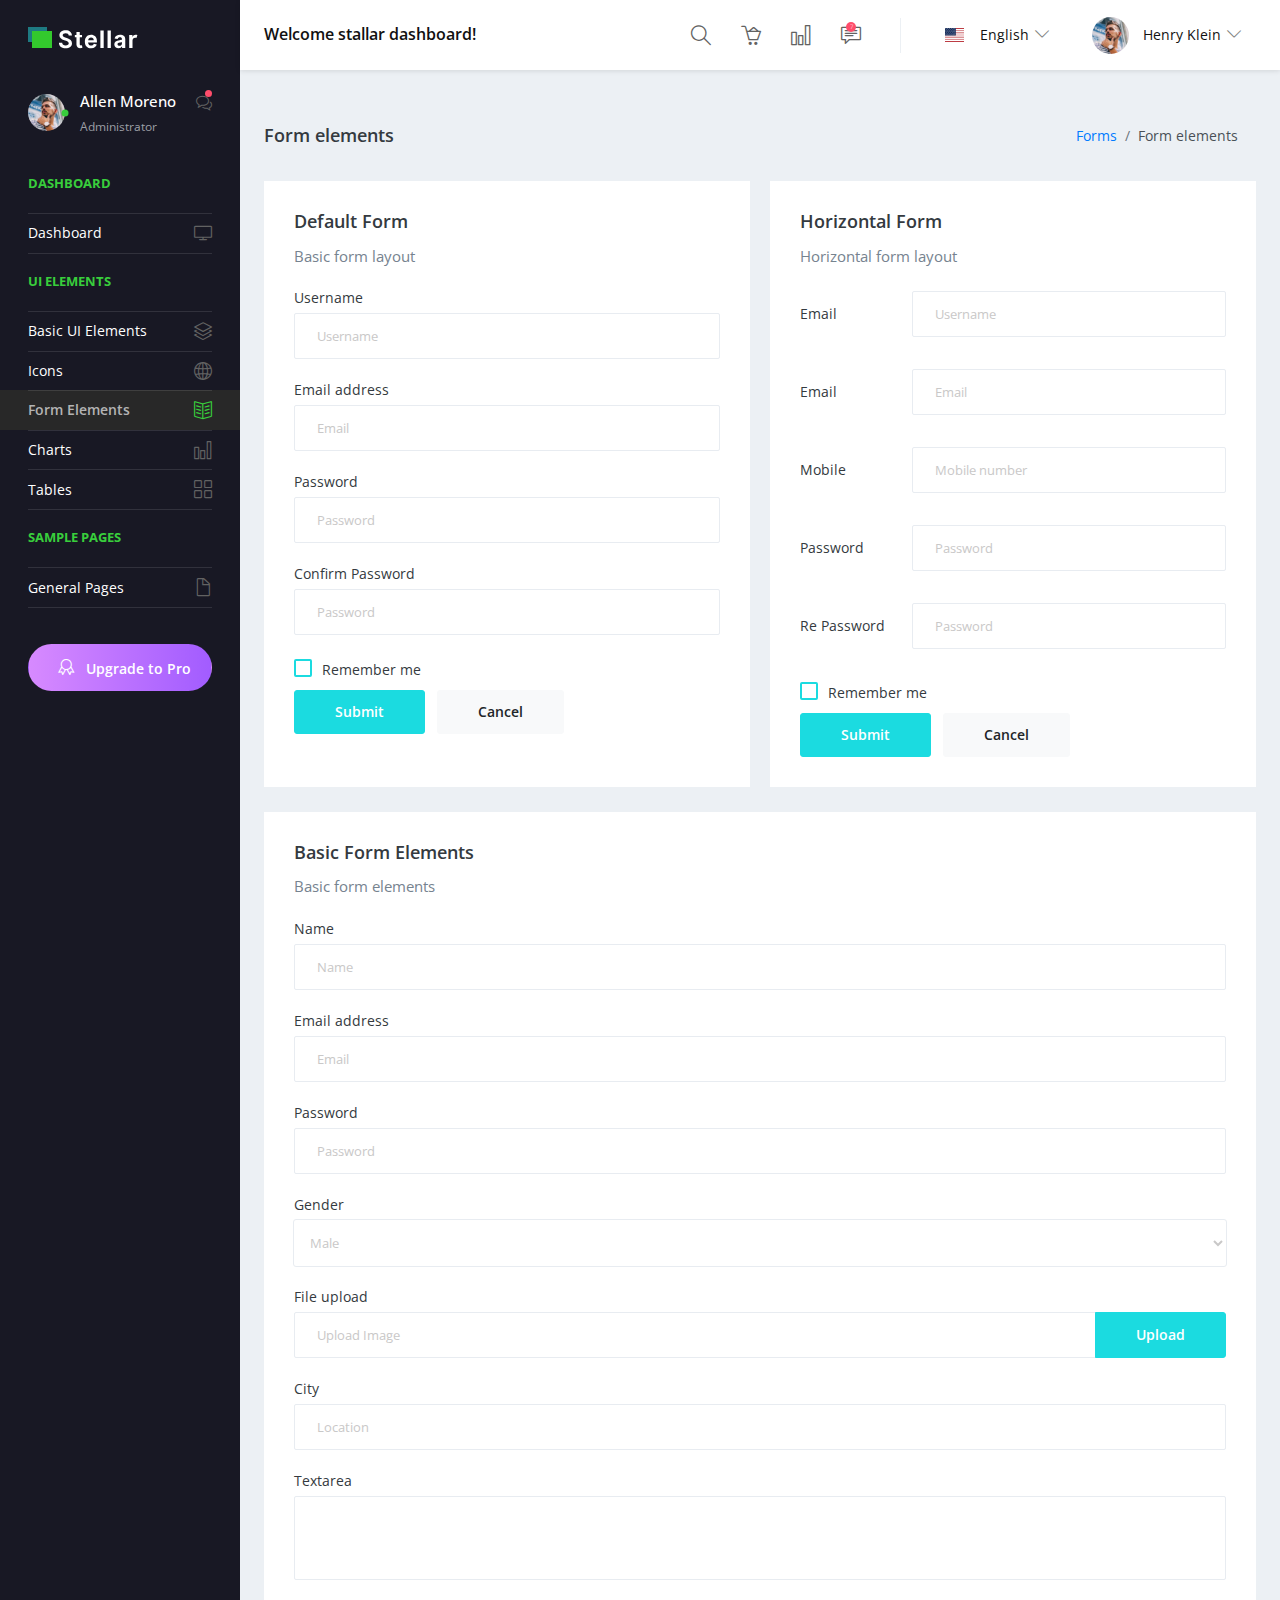
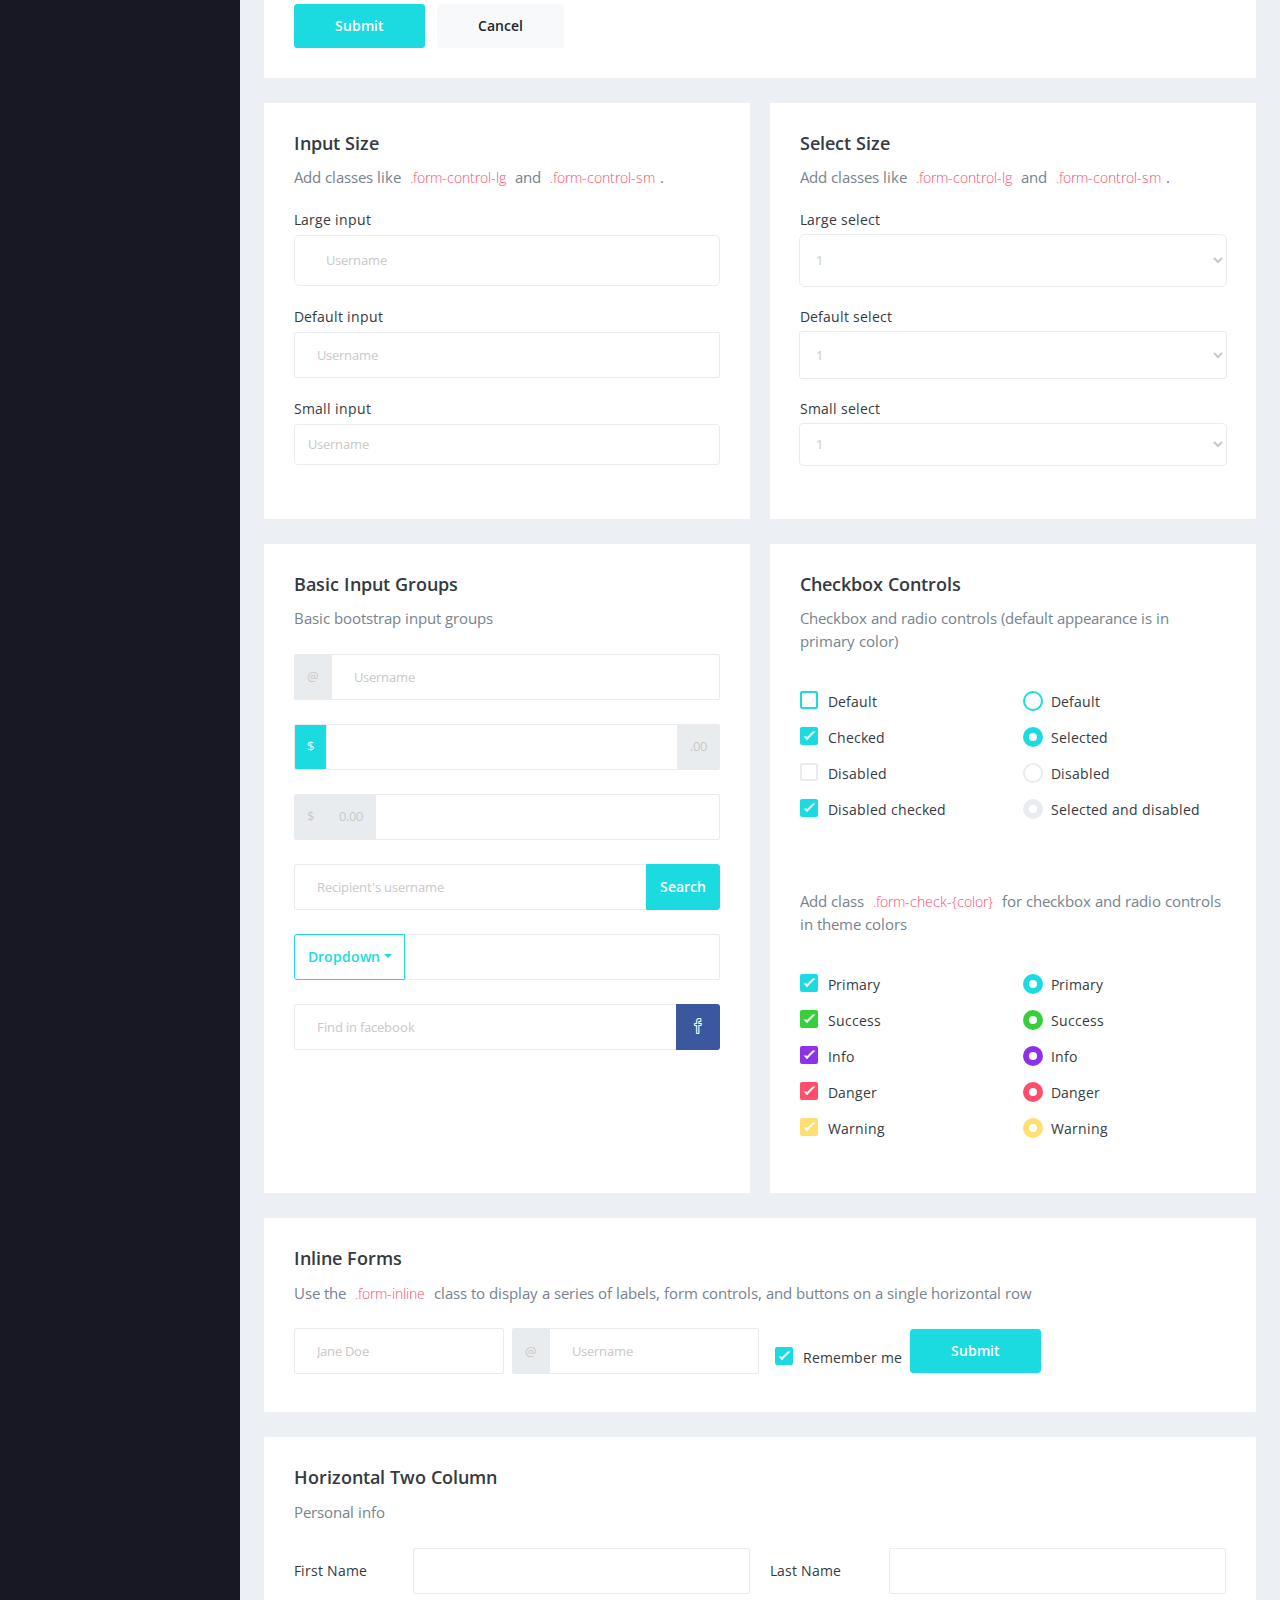
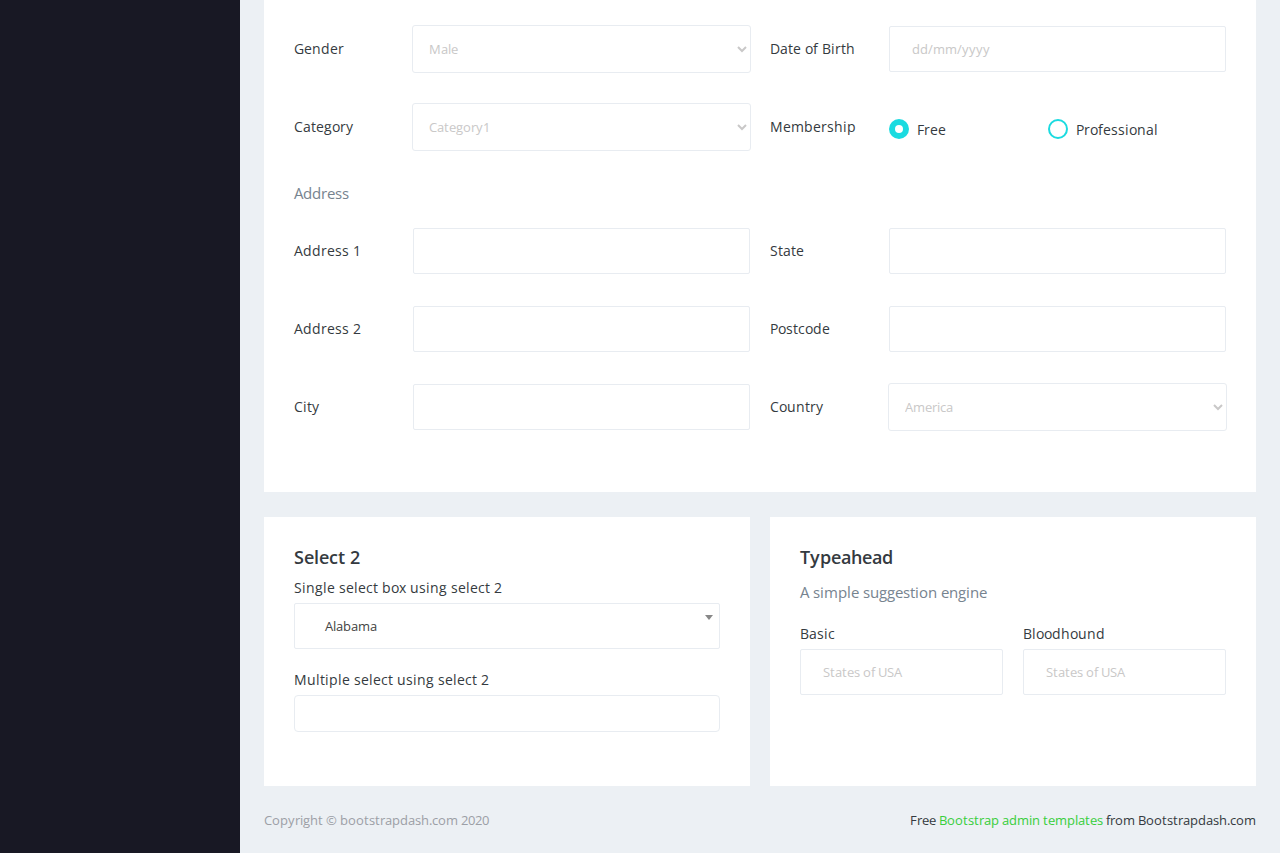
<file: Admin/pages/forms/basic_elements.html>
<!DOCTYPE html>
<html lang="en">
  <head>
    <!-- Required meta tags -->
    <meta charset="utf-8">
    <meta name="viewport" content="width=device-width, initial-scale=1, shrink-to-fit=no">
    <title>Stellar Admin</title>
    <!-- plugins:css -->
    <link rel="stylesheet" href="../../vendors/simple-line-icons/css/simple-line-icons.css">
    <link rel="stylesheet" href="../../vendors/flag-icon-css/css/flag-icon.min.css">
    <link rel="stylesheet" href="../../vendors/css/vendor.bundle.base.css">
    <!-- endinject -->
    <!-- Plugin css for this page -->
    <link rel="stylesheet" href="../../vendors/select2/select2.min.css">
    <link rel="stylesheet" href="../../vendors/select2-bootstrap-theme/select2-bootstrap.min.css">
    <!-- End plugin css for this page -->
    <!-- inject:css -->
    <!-- endinject -->
    <!-- Layout styles -->
    <link rel="stylesheet" href="../../css/style.css" />
    <link rel="shortcut icon" href="../../images/favicon.png" />
  </head>
  <body>
    <div class="container-scroller">
      <!-- partial:../../partials/_navbar.html -->
      <nav class="navbar default-layout-navbar col-lg-12 col-12 p-0 fixed-top d-flex flex-row">
        <div class="navbar-brand-wrapper d-flex align-items-center">
          <a class="navbar-brand brand-logo" href="../../index.html">
            <img src="../../images/logo.svg" alt="logo" class="logo-dark" />
          </a>
          <a class="navbar-brand brand-logo-mini" href="../../index.html"><img src="../../images/logo-mini.svg" alt="logo" /></a>
        </div>
        <div class="navbar-menu-wrapper d-flex align-items-center flex-grow-1">
          <h5 class="mb-0 font-weight-medium d-none d-lg-flex">Welcome stallar dashboard!</h5>
          <ul class="navbar-nav navbar-nav-right ml-auto">
            <form class="search-form d-none d-md-block" action="#">
              <i class="icon-magnifier"></i>
              <input type="search" class="form-control" placeholder="Search Here" title="Search here">
            </form>
            <li class="nav-item"><a href="#" class="nav-link"><i class="icon-basket-loaded"></i></a></li>
            <li class="nav-item"><a href="#" class="nav-link"><i class="icon-chart"></i></a></li>
            <li class="nav-item dropdown">
              <a class="nav-link count-indicator message-dropdown" id="messageDropdown" href="#" data-toggle="dropdown" aria-expanded="false">
                <i class="icon-speech"></i>
                <span class="count">7</span>
              </a>
              <div class="dropdown-menu dropdown-menu-right navbar-dropdown preview-list pb-0" aria-labelledby="messageDropdown">
                <a class="dropdown-item py-3">
                  <p class="mb-0 font-weight-medium float-left">You have 7 unread mails </p>
                  <span class="badge badge-pill badge-primary float-right">View all</span>
                </a>
                <div class="dropdown-divider"></div>
                <a class="dropdown-item preview-item">
                  <div class="preview-thumbnail">
                    <img src="../../images/faces/face10.jpg" alt="image" class="img-sm profile-pic">
                  </div>
                  <div class="preview-item-content flex-grow py-2">
                    <p class="preview-subject ellipsis font-weight-medium text-dark">Marian Garner </p>
                    <p class="font-weight-light small-text"> The meeting is cancelled </p>
                  </div>
                </a>
                <a class="dropdown-item preview-item">
                  <div class="preview-thumbnail">
                    <img src="../../images/faces/face12.jpg" alt="image" class="img-sm profile-pic">
                  </div>
                  <div class="preview-item-content flex-grow py-2">
                    <p class="preview-subject ellipsis font-weight-medium text-dark">David Grey </p>
                    <p class="font-weight-light small-text"> The meeting is cancelled </p>
                  </div>
                </a>
                <a class="dropdown-item preview-item">
                  <div class="preview-thumbnail">
                    <img src="../../images/faces/face1.jpg" alt="image" class="img-sm profile-pic">
                  </div>
                  <div class="preview-item-content flex-grow py-2">
                    <p class="preview-subject ellipsis font-weight-medium text-dark">Travis Jenkins </p>
                    <p class="font-weight-light small-text"> The meeting is cancelled </p>
                  </div>
                </a>
              </div>
            </li>
            <li class="nav-item dropdown language-dropdown d-none d-sm-flex align-items-center">
              <a class="nav-link d-flex align-items-center dropdown-toggle" id="LanguageDropdown" href="#" data-toggle="dropdown" aria-expanded="false">
                <div class="d-inline-flex mr-3">
                  <i class="flag-icon flag-icon-us"></i>
                </div>
                <span class="profile-text font-weight-normal">English</span>
              </a>
              <div class="dropdown-menu dropdown-menu-left navbar-dropdown py-2" aria-labelledby="LanguageDropdown">
                <a class="dropdown-item">
                  <i class="flag-icon flag-icon-us"></i> English </a>
                <a class="dropdown-item">
                  <i class="flag-icon flag-icon-fr"></i> French </a>
                <a class="dropdown-item">
                  <i class="flag-icon flag-icon-ae"></i> Arabic </a>
                <a class="dropdown-item">
                  <i class="flag-icon flag-icon-ru"></i> Russian </a>
              </div>
            </li>
            <li class="nav-item dropdown d-none d-xl-inline-flex user-dropdown">
              <a class="nav-link dropdown-toggle" id="UserDropdown" href="#" data-toggle="dropdown" aria-expanded="false">
                <img class="img-xs rounded-circle ml-2" src="../../images/faces/face8.jpg" alt="Profile image"> <span class="font-weight-normal"> Henry Klein </span></a>
              <div class="dropdown-menu dropdown-menu-right navbar-dropdown" aria-labelledby="UserDropdown">
                <div class="dropdown-header text-center">
                  <img class="img-md rounded-circle" src="../../images/faces/face8.jpg" alt="Profile image">
                  <p class="mb-1 mt-3">Allen Moreno</p>
                  <p class="font-weight-light text-muted mb-0">allenmoreno@gmail.com</p>
                </div>
                <a class="dropdown-item"><i class="dropdown-item-icon icon-user text-primary"></i> My Profile <span class="badge badge-pill badge-danger">1</span></a>
                <a class="dropdown-item"><i class="dropdown-item-icon icon-speech text-primary"></i> Messages</a>
                <a class="dropdown-item"><i class="dropdown-item-icon icon-energy text-primary"></i> Activity</a>
                <a class="dropdown-item"><i class="dropdown-item-icon icon-question text-primary"></i> FAQ</a>
                <a class="dropdown-item"><i class="dropdown-item-icon icon-power text-primary"></i>Sign Out</a>
              </div>
            </li>
          </ul>
          <button class="navbar-toggler navbar-toggler-right d-lg-none align-self-center" type="button" data-toggle="offcanvas">
            <span class="icon-menu"></span>
          </button>
        </div>
      </nav>
      <!-- partial -->
      <div class="container-fluid page-body-wrapper">
        <!-- partial:../../partials/_sidebar.html -->
        <nav class="sidebar sidebar-offcanvas" id="sidebar">
          <ul class="nav">
            <li class="nav-item nav-profile">
              <a href="#" class="nav-link">
                <div class="profile-image">
                  <img class="img-xs rounded-circle" src="../../images/faces/face8.jpg" alt="profile image">
                  <div class="dot-indicator bg-success"></div>
                </div>
                <div class="text-wrapper">
                  <p class="profile-name">Allen Moreno</p>
                  <p class="designation">Administrator</p>
                </div>
                <div class="icon-container">
                  <i class="icon-bubbles"></i>
                  <div class="dot-indicator bg-danger"></div>
                </div>
              </a>
            </li>
            <li class="nav-item nav-category">
              <span class="nav-link">Dashboard</span>
            </li>
            <li class="nav-item">
              <a class="nav-link" href="../../index.html">
                <span class="menu-title">Dashboard</span>
                <i class="icon-screen-desktop menu-icon"></i>
              </a>
            </li>
            <li class="nav-item nav-category"><span class="nav-link">UI Elements</span></li>
            <li class="nav-item">
              <a class="nav-link" data-toggle="collapse" href="#ui-basic" aria-expanded="false" aria-controls="ui-basic">
                <span class="menu-title">Basic UI Elements</span>
                <i class="icon-layers menu-icon"></i>
              </a>
              <div class="collapse" id="ui-basic">
                <ul class="nav flex-column sub-menu">
                  <li class="nav-item"> <a class="nav-link" href="../../pages/ui-features/buttons.html">Buttons</a></li>
                  <li class="nav-item"> <a class="nav-link" href="../../pages/ui-features/typography.html">Typography</a></li>
                </ul>
              </div>
            </li>
            <li class="nav-item">
              <a class="nav-link" href="../../pages/icons/simple-line-icons.html">
                <span class="menu-title">Icons</span>
                <i class="icon-globe menu-icon"></i>
              </a>
            </li>
            <li class="nav-item">
              <a class="nav-link" href="../../pages/forms/basic_elements.html">
                <span class="menu-title">Form Elements</span>
                <i class="icon-book-open menu-icon"></i>
              </a>
            </li>
            <li class="nav-item">
              <a class="nav-link" href="../../pages/charts/chartist.html">
                <span class="menu-title">Charts</span>
                <i class="icon-chart menu-icon"></i>
              </a>
            </li>
            <li class="nav-item">
              <a class="nav-link" href="../../pages/tables/basic-table.html">
                <span class="menu-title">Tables</span>
                <i class="icon-grid menu-icon"></i>
              </a>
            </li>
            <li class="nav-item nav-category"><span class="nav-link">Sample Pages</span></li>
            <li class="nav-item">
              <a class="nav-link" data-toggle="collapse" href="#auth" aria-expanded="false" aria-controls="auth">
                <span class="menu-title">General Pages</span>
                <i class="icon-doc menu-icon"></i>
              </a>
              <div class="collapse" id="auth">
                <ul class="nav flex-column sub-menu">
                  <li class="nav-item"> <a class="nav-link" href="../../pages/samples/login.html"> Login </a></li>
                  <li class="nav-item"> <a class="nav-link" href="../../pages/samples/register.html"> Register </a></li>
                  <li class="nav-item"> <a class="nav-link" href="../../pages/samples/error-404.html"> 404 </a></li>
                  <li class="nav-item"> <a class="nav-link" href="../../pages/samples/error-500.html"> 500 </a></li>
                  <li class="nav-item"> <a class="nav-link" href="../../pages/samples/blank-page.html"> Blank Page </a></li>
                </ul>
              </div>
            </li>
            <li class="nav-item pro-upgrade">
              <span class="nav-link">
                <a class="btn btn-block px-0 btn-rounded btn-upgrade" href="https://www.bootstrapdash.com/product/stellar-admin-template/" target="_blank"> <i class="icon-badge mx-2"></i> Upgrade to Pro</a>
              </span>
            </li>
          </ul>
        </nav>
        <!-- partial -->
        <div class="main-panel">
          <div class="content-wrapper">
            <div class="page-header">
              <h3 class="page-title"> Form elements </h3>
              <nav aria-label="breadcrumb">
                <ol class="breadcrumb">
                  <li class="breadcrumb-item"><a href="#">Forms</a></li>
                  <li class="breadcrumb-item active" aria-current="page">Form elements</li>
                </ol>
              </nav>
            </div>
            <div class="row">
              <div class="col-md-6 grid-margin stretch-card">
                <div class="card">
                  <div class="card-body">
                    <h4 class="card-title">Default form</h4>
                    <p class="card-description"> Basic form layout </p>
                    <form class="forms-sample">
                      <div class="form-group">
                        <label for="exampleInputUsername1">Username</label>
                        <input type="text" class="form-control" id="exampleInputUsername1" placeholder="Username">
                      </div>
                      <div class="form-group">
                        <label for="exampleInputEmail1">Email address</label>
                        <input type="email" class="form-control" id="exampleInputEmail1" placeholder="Email">
                      </div>
                      <div class="form-group">
                        <label for="exampleInputPassword1">Password</label>
                        <input type="password" class="form-control" id="exampleInputPassword1" placeholder="Password">
                      </div>
                      <div class="form-group">
                        <label for="exampleInputConfirmPassword1">Confirm Password</label>
                        <input type="password" class="form-control" id="exampleInputConfirmPassword1" placeholder="Password">
                      </div>
                      <div class="form-check form-check-flat form-check-primary">
                        <label class="form-check-label">
                          <input type="checkbox" class="form-check-input"> Remember me </label>
                      </div>
                      <button type="submit" class="btn btn-primary mr-2">Submit</button>
                      <button class="btn btn-light">Cancel</button>
                    </form>
                  </div>
                </div>
              </div>
              <div class="col-md-6 grid-margin stretch-card">
                <div class="card">
                  <div class="card-body">
                    <h4 class="card-title">Horizontal Form</h4>
                    <p class="card-description"> Horizontal form layout </p>
                    <form class="forms-sample">
                      <div class="form-group row">
                        <label for="exampleInputUsername2" class="col-sm-3 col-form-label">Email</label>
                        <div class="col-sm-9">
                          <input type="text" class="form-control" id="exampleInputUsername2" placeholder="Username">
                        </div>
                      </div>
                      <div class="form-group row">
                        <label for="exampleInputEmail2" class="col-sm-3 col-form-label">Email</label>
                        <div class="col-sm-9">
                          <input type="email" class="form-control" id="exampleInputEmail2" placeholder="Email">
                        </div>
                      </div>
                      <div class="form-group row">
                        <label for="exampleInputMobile" class="col-sm-3 col-form-label">Mobile</label>
                        <div class="col-sm-9">
                          <input type="text" class="form-control" id="exampleInputMobile" placeholder="Mobile number">
                        </div>
                      </div>
                      <div class="form-group row">
                        <label for="exampleInputPassword2" class="col-sm-3 col-form-label">Password</label>
                        <div class="col-sm-9">
                          <input type="password" class="form-control" id="exampleInputPassword2" placeholder="Password">
                        </div>
                      </div>
                      <div class="form-group row">
                        <label for="exampleInputConfirmPassword2" class="col-sm-3 col-form-label">Re Password</label>
                        <div class="col-sm-9">
                          <input type="password" class="form-control" id="exampleInputConfirmPassword2" placeholder="Password">
                        </div>
                      </div>
                      <div class="form-check form-check-flat form-check-primary">
                        <label class="form-check-label">
                          <input type="checkbox" class="form-check-input"> Remember me </label>
                      </div>
                      <button type="submit" class="btn btn-primary mr-2">Submit</button>
                      <button class="btn btn-light">Cancel</button>
                    </form>
                  </div>
                </div>
              </div>
              <div class="col-12 grid-margin stretch-card">
                <div class="card">
                  <div class="card-body">
                    <h4 class="card-title">Basic form elements</h4>
                    <p class="card-description"> Basic form elements </p>
                    <form class="forms-sample">
                      <div class="form-group">
                        <label for="exampleInputName1">Name</label>
                        <input type="text" class="form-control" id="exampleInputName1" placeholder="Name">
                      </div>
                      <div class="form-group">
                        <label for="exampleInputEmail3">Email address</label>
                        <input type="email" class="form-control" id="exampleInputEmail3" placeholder="Email">
                      </div>
                      <div class="form-group">
                        <label for="exampleInputPassword4">Password</label>
                        <input type="password" class="form-control" id="exampleInputPassword4" placeholder="Password">
                      </div>
                      <div class="form-group">
                        <label for="exampleSelectGender">Gender</label>
                        <select class="form-control" id="exampleSelectGender">
                          <option>Male</option>
                          <option>Female</option>
                        </select>
                      </div>
                      <div class="form-group">
                        <label>File upload</label>
                        <input type="file" name="img[]" class="file-upload-default">
                        <div class="input-group col-xs-12">
                          <input type="text" class="form-control file-upload-info" disabled placeholder="Upload Image">
                          <span class="input-group-append">
                            <button class="file-upload-browse btn btn-primary" type="button">Upload</button>
                          </span>
                        </div>
                      </div>
                      <div class="form-group">
                        <label for="exampleInputCity1">City</label>
                        <input type="text" class="form-control" id="exampleInputCity1" placeholder="Location">
                      </div>
                      <div class="form-group">
                        <label for="exampleTextarea1">Textarea</label>
                        <textarea class="form-control" id="exampleTextarea1" rows="4"></textarea>
                      </div>
                      <button type="submit" class="btn btn-primary mr-2">Submit</button>
                      <button class="btn btn-light">Cancel</button>
                    </form>
                  </div>
                </div>
              </div>
              <div class="col-md-6 grid-margin stretch-card">
                <div class="card">
                  <div class="card-body">
                    <h4 class="card-title">Input size</h4>
                    <p class="card-description"> Add classes like <code>.form-control-lg</code> and <code>.form-control-sm</code>. </p>
                    <div class="form-group">
                      <label>Large input</label>
                      <input type="text" class="form-control form-control-lg" placeholder="Username" aria-label="Username">
                    </div>
                    <div class="form-group">
                      <label>Default input</label>
                      <input type="text" class="form-control" placeholder="Username" aria-label="Username">
                    </div>
                    <div class="form-group">
                      <label>Small input</label>
                      <input type="text" class="form-control form-control-sm" placeholder="Username" aria-label="Username">
                    </div>
                  </div>
                </div>
              </div>
              <div class="col-md-6 grid-margin stretch-card">
                <div class="card">
                  <div class="card-body">
                    <h4 class="card-title">Select size</h4>
                    <p class="card-description"> Add classes like <code>.form-control-lg</code> and <code>.form-control-sm</code>. </p>
                    <div class="form-group">
                      <label for="exampleFormControlSelect1">Large select</label>
                      <select class="form-control form-control-lg" id="exampleFormControlSelect1">
                        <option>1</option>
                        <option>2</option>
                        <option>3</option>
                        <option>4</option>
                        <option>5</option>
                      </select>
                    </div>
                    <div class="form-group">
                      <label for="exampleFormControlSelect2">Default select</label>
                      <select class="form-control" id="exampleFormControlSelect2">
                        <option>1</option>
                        <option>2</option>
                        <option>3</option>
                        <option>4</option>
                        <option>5</option>
                      </select>
                    </div>
                    <div class="form-group">
                      <label for="exampleFormControlSelect3">Small select</label>
                      <select class="form-control form-control-sm" id="exampleFormControlSelect3">
                        <option>1</option>
                        <option>2</option>
                        <option>3</option>
                        <option>4</option>
                        <option>5</option>
                      </select>
                    </div>
                  </div>
                </div>
              </div>
              <div class="col-md-6 grid-margin stretch-card">
                <div class="card">
                  <div class="card-body">
                    <h4 class="card-title">Basic input groups</h4>
                    <p class="card-description"> Basic bootstrap input groups </p>
                    <div class="form-group">
                      <div class="input-group">
                        <div class="input-group-prepend">
                          <span class="input-group-text">@</span>
                        </div>
                        <input type="text" class="form-control" placeholder="Username" aria-label="Username" aria-describedby="basic-addon1">
                      </div>
                    </div>
                    <div class="form-group">
                      <div class="input-group">
                        <div class="input-group-prepend">
                          <span class="input-group-text bg-primary text-white">$</span>
                        </div>
                        <input type="text" class="form-control" aria-label="Amount (to the nearest dollar)">
                        <div class="input-group-append">
                          <span class="input-group-text">.00</span>
                        </div>
                      </div>
                    </div>
                    <div class="form-group">
                      <div class="input-group">
                        <div class="input-group-prepend">
                          <span class="input-group-text">$</span>
                        </div>
                        <div class="input-group-prepend">
                          <span class="input-group-text">0.00</span>
                        </div>
                        <input type="text" class="form-control" aria-label="Amount (to the nearest dollar)">
                      </div>
                    </div>
                    <div class="form-group">
                      <div class="input-group">
                        <input type="text" class="form-control" placeholder="Recipient's username" aria-label="Recipient's username" aria-describedby="basic-addon2">
                        <div class="input-group-append">
                          <button class="btn btn-sm btn-primary" type="button">Search</button>
                        </div>
                      </div>
                    </div>
                    <div class="form-group">
                      <div class="input-group">
                        <div class="input-group-prepend">
                          <button class="btn btn-sm btn-outline-primary dropdown-toggle" type="button" data-toggle="dropdown" aria-haspopup="true" aria-expanded="false">Dropdown</button>
                          <div class="dropdown-menu">
                            <a class="dropdown-item" href="#">Action</a>
                            <a class="dropdown-item" href="#">Another action</a>
                            <a class="dropdown-item" href="#">Something else here</a>
                            <div role="separator" class="dropdown-divider"></div>
                            <a class="dropdown-item" href="#">Separated link</a>
                          </div>
                        </div>
                        <input type="text" class="form-control" aria-label="Text input with dropdown button">
                      </div>
                    </div>
                    <div class="form-group">
                      <div class="input-group">
                        <input type="text" class="form-control" placeholder="Find in facebook" aria-label="Recipient's username" aria-describedby="basic-addon2">
                        <div class="input-group-append">
                          <button class="btn btn-sm btn-facebook" type="button">
                            <i class="icon-social-facebook"></i>
                          </button>
                        </div>
                      </div>
                    </div>
                  </div>
                </div>
              </div>
              <div class="col-md-6 grid-margin stretch-card">
                <div class="card">
                  <div class="card-body">
                    <h4 class="card-title">Checkbox Controls</h4>
                    <p class="card-description">Checkbox and radio controls (default appearance is in primary color)</p>
                    <form>
                      <div class="row">
                        <div class="col-md-6">
                          <div class="form-group">
                            <div class="form-check">
                              <label class="form-check-label">
                                <input type="checkbox" class="form-check-input"> Default </label>
                            </div>
                            <div class="form-check">
                              <label class="form-check-label">
                                <input type="checkbox" class="form-check-input" checked> Checked </label>
                            </div>
                            <div class="form-check">
                              <label class="form-check-label">
                                <input type="checkbox" class="form-check-input" disabled> Disabled </label>
                            </div>
                            <div class="form-check">
                              <label class="form-check-label">
                                <input type="checkbox" class="form-check-input" disabled checked> Disabled checked </label>
                            </div>
                          </div>
                        </div>
                        <div class="col-md-6">
                          <div class="form-group">
                            <div class="form-check">
                              <label class="form-check-label">
                                <input type="radio" class="form-check-input" name="optionsRadios" id="optionsRadios1" value=""> Default </label>
                            </div>
                            <div class="form-check">
                              <label class="form-check-label">
                                <input type="radio" class="form-check-input" name="optionsRadios" id="optionsRadios2" value="option2" checked> Selected </label>
                            </div>
                            <div class="form-check">
                              <label class="form-check-label">
                                <input type="radio" class="form-check-input" name="optionsRadios2" id="optionsRadios3" value="option3" disabled> Disabled </label>
                            </div>
                            <div class="form-check">
                              <label class="form-check-label">
                                <input type="radio" class="form-check-input" name="optionsRadio2" id="optionsRadios4" value="option4" disabled checked> Selected and disabled </label>
                            </div>
                          </div>
                        </div>
                      </div>
                    </form>
                  </div>
                  <div class="card-body">
                    <p class="card-description">Add class <code>.form-check-{color}</code> for checkbox and radio controls in theme colors</p>
                    <form>
                      <div class="row">
                        <div class="col-md-6">
                          <div class="form-group">
                            <div class="form-check form-check-primary">
                              <label class="form-check-label">
                                <input type="checkbox" class="form-check-input" checked> Primary </label>
                            </div>
                            <div class="form-check form-check-success">
                              <label class="form-check-label">
                                <input type="checkbox" class="form-check-input" checked> Success </label>
                            </div>
                            <div class="form-check form-check-info">
                              <label class="form-check-label">
                                <input type="checkbox" class="form-check-input" checked> Info </label>
                            </div>
                            <div class="form-check form-check-danger">
                              <label class="form-check-label">
                                <input type="checkbox" class="form-check-input" checked> Danger </label>
                            </div>
                            <div class="form-check form-check-warning">
                              <label class="form-check-label">
                                <input type="checkbox" class="form-check-input" checked> Warning </label>
                            </div>
                          </div>
                        </div>
                        <div class="col-md-6">
                          <div class="form-group">
                            <div class="form-check form-check-primary">
                              <label class="form-check-label">
                                <input type="radio" class="form-check-input" name="ExampleRadio1" id="ExampleRadio1" checked> Primary </label>
                            </div>
                            <div class="form-check form-check-success">
                              <label class="form-check-label">
                                <input type="radio" class="form-check-input" name="ExampleRadio2" id="ExampleRadio2" checked> Success </label>
                            </div>
                            <div class="form-check form-check-info">
                              <label class="form-check-label">
                                <input type="radio" class="form-check-input" name="ExampleRadio3" id="ExampleRadio3" checked> Info </label>
                            </div>
                            <div class="form-check form-check-danger">
                              <label class="form-check-label">
                                <input type="radio" class="form-check-input" name="ExampleRadio4" id="ExampleRadio4" checked> Danger </label>
                            </div>
                            <div class="form-check form-check-warning">
                              <label class="form-check-label">
                                <input type="radio" class="form-check-input" name="ExampleRadio5" id="ExampleRadio5" checked> Warning </label>
                            </div>
                          </div>
                        </div>
                      </div>
                    </form>
                  </div>
                </div>
              </div>
              <div class="col-12 grid-margin stretch-card">
                <div class="card">
                  <div class="card-body">
                    <h4 class="card-title">Inline forms</h4>
                    <p class="card-description"> Use the <code>.form-inline</code> class to display a series of labels, form controls, and buttons on a single horizontal row </p>
                    <form class="form-inline">
                      <label class="sr-only" for="inlineFormInputName2">Name</label>
                      <input type="text" class="form-control mb-2 mr-sm-2" id="inlineFormInputName2" placeholder="Jane Doe">
                      <label class="sr-only" for="inlineFormInputGroupUsername2">Username</label>
                      <div class="input-group mb-2 mr-sm-2">
                        <div class="input-group-prepend">
                          <div class="input-group-text">@</div>
                        </div>
                        <input type="text" class="form-control" id="inlineFormInputGroupUsername2" placeholder="Username">
                      </div>
                      <div class="form-check mx-sm-2">
                        <label class="form-check-label">
                          <input type="checkbox" class="form-check-input" checked> Remember me </label>
                      </div>
                      <button type="submit" class="btn btn-primary mb-2">Submit</button>
                    </form>
                  </div>
                </div>
              </div>
              <div class="col-12 grid-margin">
                <div class="card">
                  <div class="card-body">
                    <h4 class="card-title">Horizontal Two column</h4>
                    <form class="form-sample">
                      <p class="card-description"> Personal info </p>
                      <div class="row">
                        <div class="col-md-6">
                          <div class="form-group row">
                            <label class="col-sm-3 col-form-label">First Name</label>
                            <div class="col-sm-9">
                              <input type="text" class="form-control" />
                            </div>
                          </div>
                        </div>
                        <div class="col-md-6">
                          <div class="form-group row">
                            <label class="col-sm-3 col-form-label">Last Name</label>
                            <div class="col-sm-9">
                              <input type="text" class="form-control" />
                            </div>
                          </div>
                        </div>
                      </div>
                      <div class="row">
                        <div class="col-md-6">
                          <div class="form-group row">
                            <label class="col-sm-3 col-form-label">Gender</label>
                            <div class="col-sm-9">
                              <select class="form-control">
                                <option>Male</option>
                                <option>Female</option>
                              </select>
                            </div>
                          </div>
                        </div>
                        <div class="col-md-6">
                          <div class="form-group row">
                            <label class="col-sm-3 col-form-label">Date of Birth</label>
                            <div class="col-sm-9">
                              <input class="form-control" placeholder="dd/mm/yyyy" />
                            </div>
                          </div>
                        </div>
                      </div>
                      <div class="row">
                        <div class="col-md-6">
                          <div class="form-group row">
                            <label class="col-sm-3 col-form-label">Category</label>
                            <div class="col-sm-9">
                              <select class="form-control">
                                <option>Category1</option>
                                <option>Category2</option>
                                <option>Category3</option>
                                <option>Category4</option>
                              </select>
                            </div>
                          </div>
                        </div>
                        <div class="col-md-6">
                          <div class="form-group row">
                            <label class="col-sm-3 col-form-label">Membership</label>
                            <div class="col-sm-4">
                              <div class="form-check">
                                <label class="form-check-label">
                                  <input type="radio" class="form-check-input" name="membershipRadios" id="membershipRadios1" value="" checked> Free </label>
                              </div>
                            </div>
                            <div class="col-sm-5">
                              <div class="form-check">
                                <label class="form-check-label">
                                  <input type="radio" class="form-check-input" name="membershipRadios" id="membershipRadios2" value="option2"> Professional </label>
                              </div>
                            </div>
                          </div>
                        </div>
                      </div>
                      <p class="card-description"> Address </p>
                      <div class="row">
                        <div class="col-md-6">
                          <div class="form-group row">
                            <label class="col-sm-3 col-form-label">Address 1</label>
                            <div class="col-sm-9">
                              <input type="text" class="form-control" />
                            </div>
                          </div>
                        </div>
                        <div class="col-md-6">
                          <div class="form-group row">
                            <label class="col-sm-3 col-form-label">State</label>
                            <div class="col-sm-9">
                              <input type="text" class="form-control" />
                            </div>
                          </div>
                        </div>
                      </div>
                      <div class="row">
                        <div class="col-md-6">
                          <div class="form-group row">
                            <label class="col-sm-3 col-form-label">Address 2</label>
                            <div class="col-sm-9">
                              <input type="text" class="form-control" />
                            </div>
                          </div>
                        </div>
                        <div class="col-md-6">
                          <div class="form-group row">
                            <label class="col-sm-3 col-form-label">Postcode</label>
                            <div class="col-sm-9">
                              <input type="text" class="form-control" />
                            </div>
                          </div>
                        </div>
                      </div>
                      <div class="row">
                        <div class="col-md-6">
                          <div class="form-group row">
                            <label class="col-sm-3 col-form-label">City</label>
                            <div class="col-sm-9">
                              <input type="text" class="form-control" />
                            </div>
                          </div>
                        </div>
                        <div class="col-md-6">
                          <div class="form-group row">
                            <label class="col-sm-3 col-form-label">Country</label>
                            <div class="col-sm-9">
                              <select class="form-control">
                                <option>America</option>
                                <option>Italy</option>
                                <option>Russia</option>
                                <option>Britain</option>
                              </select>
                            </div>
                          </div>
                        </div>
                      </div>
                    </form>
                  </div>
                </div>
              </div>
              <div class="col-md-6 grid-margin stretch-card">
                <div class="card">
                  <div class="card-body">
                    <h4 class="card-title">Select 2</h4>
                    <div class="form-group">
                      <label>Single select box using select 2</label>
                      <select class="js-example-basic-single" style="width:100%">
                        <option value="AL">Alabama</option>
                        <option value="WY">Wyoming</option>
                        <option value="AM">America</option>
                        <option value="CA">Canada</option>
                        <option value="RU">Russia</option>
                      </select>
                    </div>
                    <div class="form-group">
                      <label>Multiple select using select 2</label>
                      <select class="js-example-basic-multiple" multiple="multiple" style="width:100%">
                        <option value="AL">Alabama</option>
                        <option value="WY">Wyoming</option>
                        <option value="AM">America</option>
                        <option value="CA">Canada</option>
                        <option value="RU">Russia</option>
                      </select>
                    </div>
                  </div>
                </div>
              </div>
              <div class="col-md-6 grid-margin stretch-card">
                <div class="card">
                  <div class="card-body">
                    <h4 class="card-title">Typeahead</h4>
                    <p class="card-description"> A simple suggestion engine </p>
                    <div class="form-group row">
                      <div class="col">
                        <label>Basic</label>
                        <div id="the-basics">
                          <input class="typeahead form-control" type="text" placeholder="States of USA">
                        </div>
                      </div>
                      <div class="col">
                        <label>Bloodhound</label>
                        <div id="bloodhound">
                          <input class="typeahead form-control" type="text" placeholder="States of USA">
                        </div>
                      </div>
                    </div>
                  </div>
                </div>
              </div>
            </div>
          </div>
          <!-- content-wrapper ends -->
          <!-- partial:../../partials/_footer.html -->
          <footer class="footer">
            <div class="d-sm-flex justify-content-center justify-content-sm-between">
              <span class="text-muted d-block text-center text-sm-left d-sm-inline-block">Copyright © bootstrapdash.com 2020</span>
              <span class="float-none float-sm-right d-block mt-1 mt-sm-0 text-center"> Free <a href="https://www.bootstrapdash.com/bootstrap-admin-template/" target="_blank">Bootstrap admin templates</a> from Bootstrapdash.com</span>
            </div>
          </footer>
          <!-- partial -->
        </div>
        <!-- main-panel ends -->
      </div>
      <!-- page-body-wrapper ends -->
    </div>
    <!-- container-scroller -->
    <!-- plugins:js -->
    <script src="../../vendors/js/vendor.bundle.base.js"></script>
    <!-- endinject -->
    <!-- Plugin js for this page -->
    <script src="../../vendors/select2/select2.min.js"></script>
    <script src="../../vendors/typeahead.js/typeahead.bundle.min.js"></script>
    <!-- End plugin js for this page -->
    <!-- inject:js -->
    <script src="../../js/off-canvas.js"></script>
    <script src="../../js/misc.js"></script>
    <!-- endinject -->
    <!-- Custom js for this page -->
    <script src="../../js/typeahead.js"></script>
    <script src="../../js/select2.js"></script>
    <!-- End custom js for this page -->
  </body>
</html>
</file>
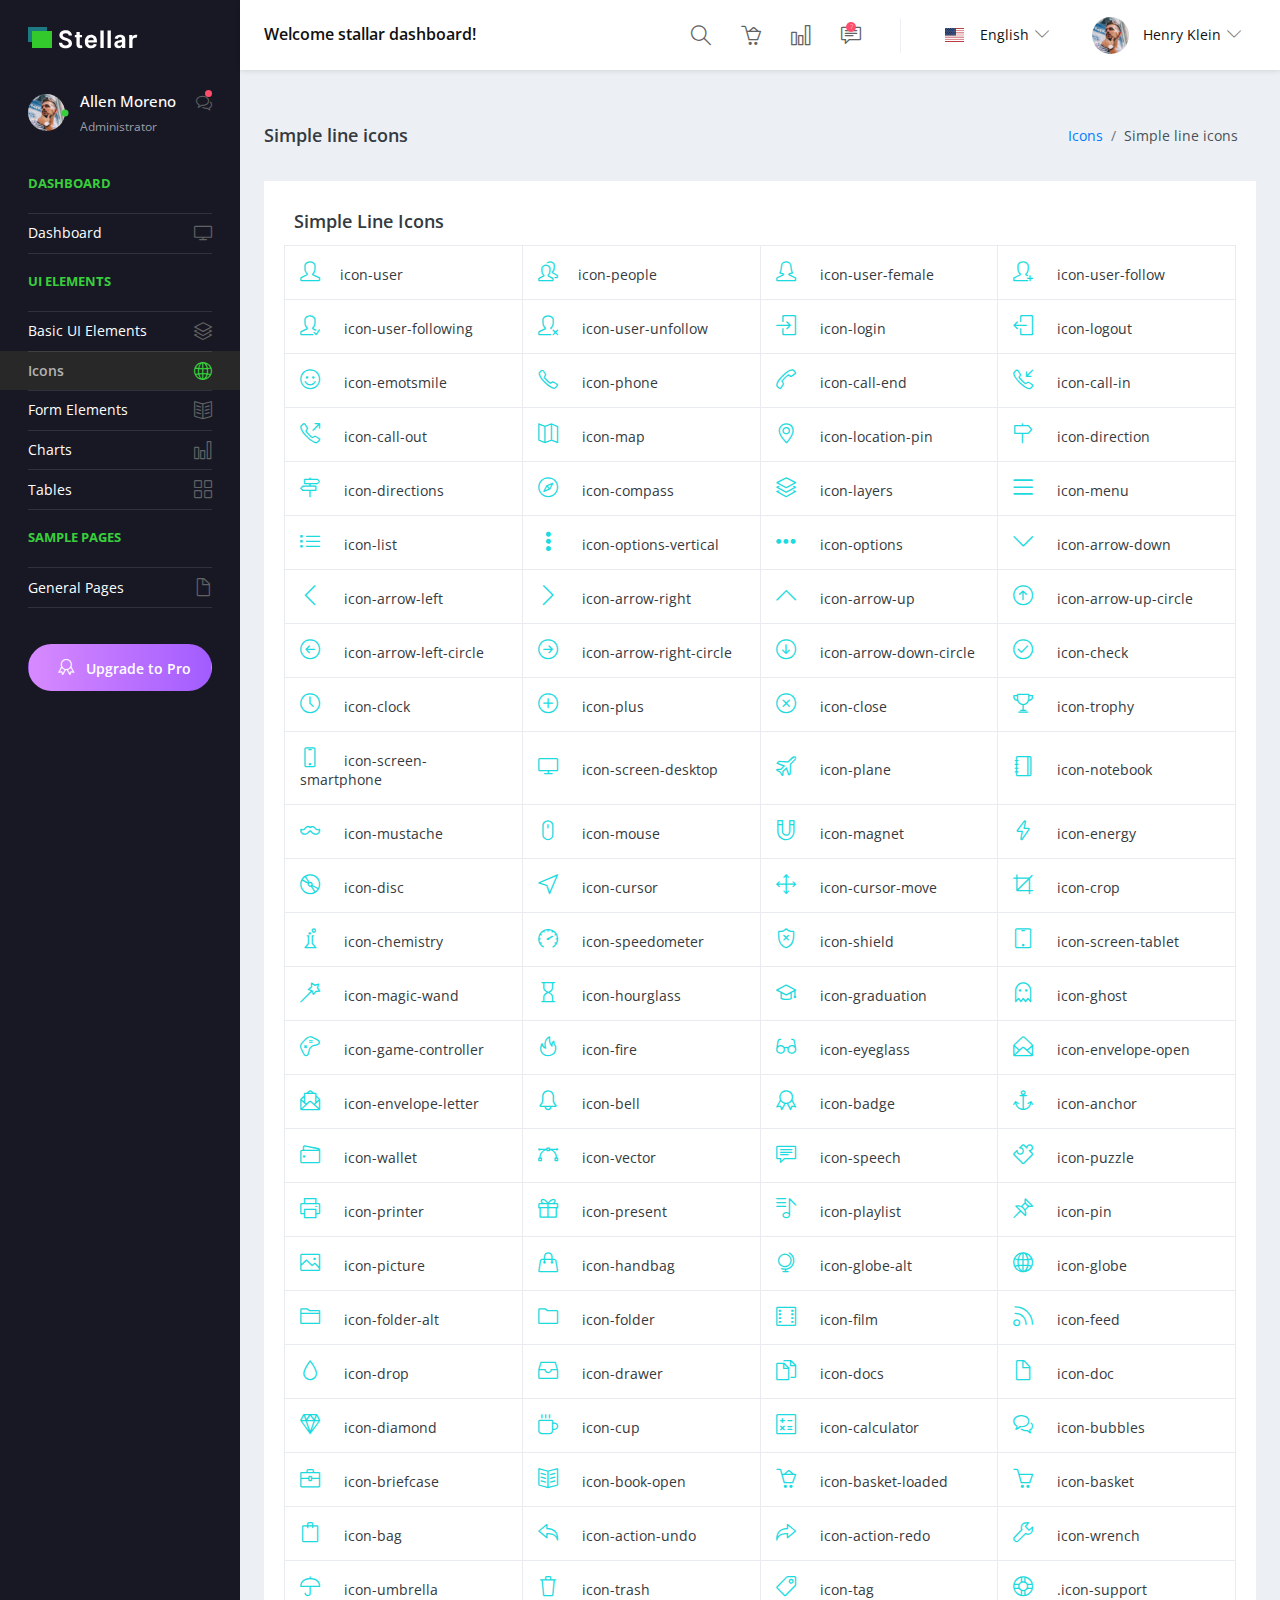
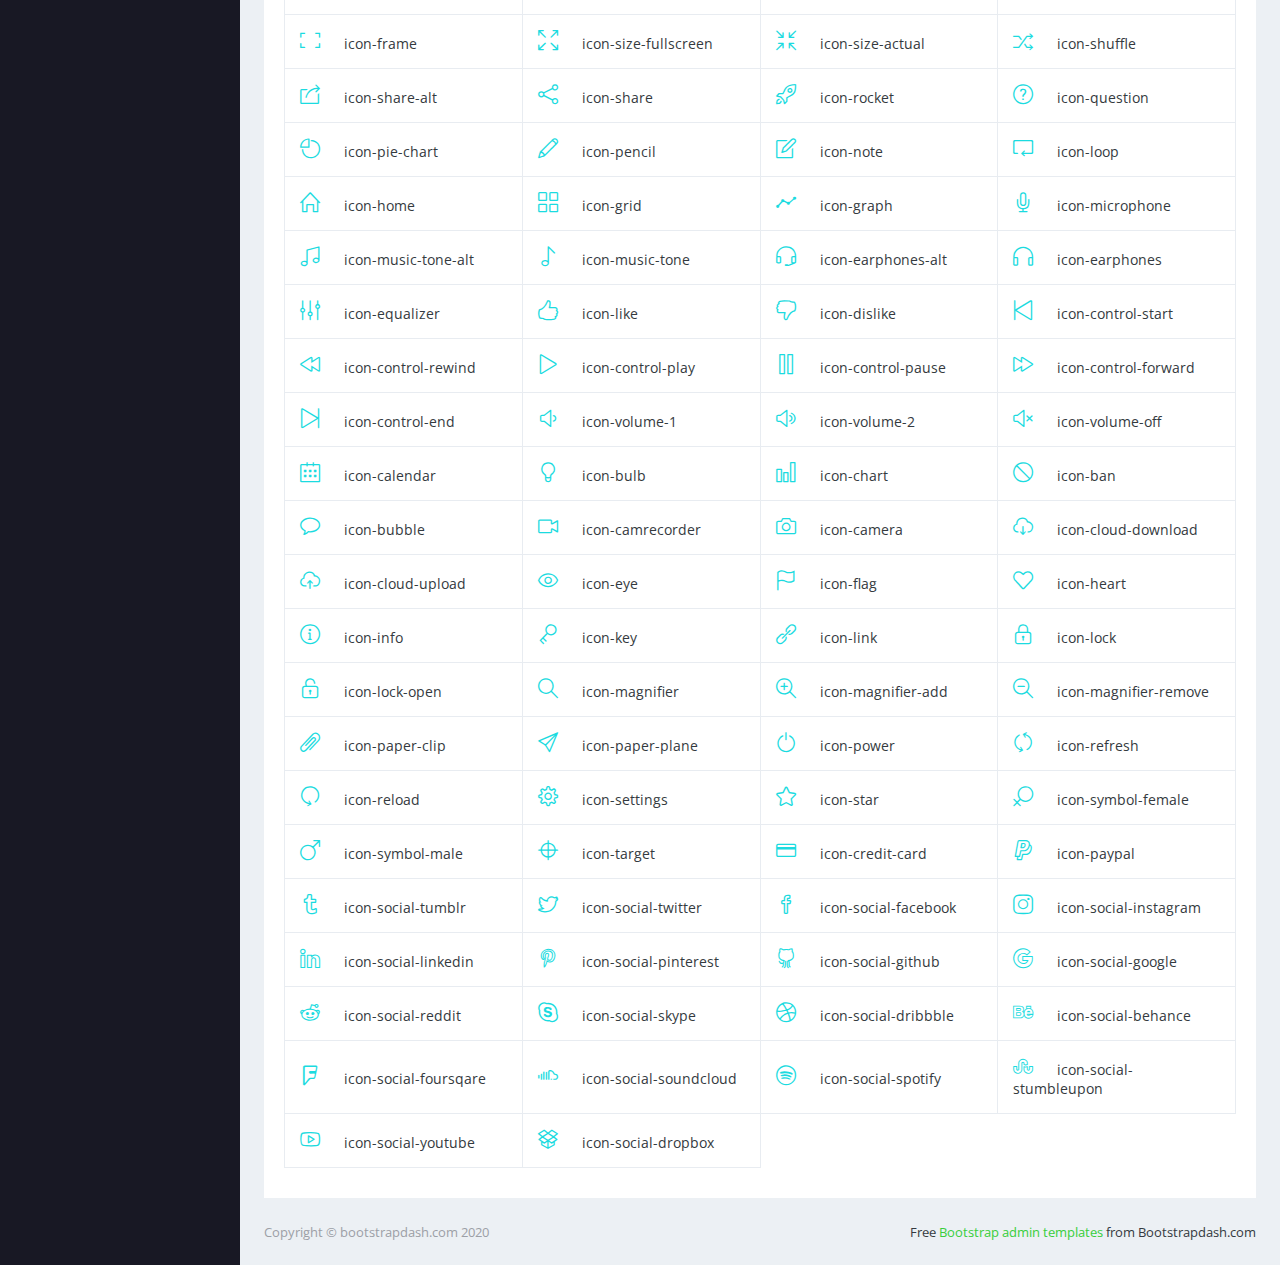
<file: Admin/pages/icons/simple-line-icons.html>
<!DOCTYPE html>
<html lang="en">
  <head>
    <!-- Required meta tags -->
    <meta charset="utf-8">
    <meta name="viewport" content="width=device-width, initial-scale=1, shrink-to-fit=no">
    <title>Stellar Admin</title>
    <!-- plugins:css -->
    <link rel="stylesheet" href="../../vendors/simple-line-icons/css/simple-line-icons.css">
    <link rel="stylesheet" href="../../vendors/flag-icon-css/css/flag-icon.min.css">
    <link rel="stylesheet" href="../../vendors/css/vendor.bundle.base.css">
    <!-- endinject -->
    <!-- Plugin css for this page -->
    <!-- End plugin css for this page -->
    <!-- inject:css -->
    <!-- endinject -->
    <!-- Layout styles -->
    <link rel="stylesheet" href="../../css/style.css" <!-- End layout styles -->
    <link rel="shortcut icon" href="../../images/favicon.png" />
  </head>
  <body>
    <div class="container-scroller">
      <!-- partial:../../partials/_navbar.html -->
      <nav class="navbar default-layout-navbar col-lg-12 col-12 p-0 fixed-top d-flex flex-row">
        <div class="navbar-brand-wrapper d-flex align-items-center">
          <a class="navbar-brand brand-logo" href="../../index.html">
            <img src="../../images/logo.svg" alt="logo" class="logo-dark" />
          </a>
          <a class="navbar-brand brand-logo-mini" href="../../index.html"><img src="../../images/logo-mini.svg" alt="logo" /></a>
        </div>
        <div class="navbar-menu-wrapper d-flex align-items-center flex-grow-1">
          <h5 class="mb-0 font-weight-medium d-none d-lg-flex">Welcome stallar dashboard!</h5>
          <ul class="navbar-nav navbar-nav-right ml-auto">
            <form class="search-form d-none d-md-block" action="#">
              <i class="icon-magnifier"></i>
              <input type="search" class="form-control" placeholder="Search Here" title="Search here">
            </form>
            <li class="nav-item"><a href="#" class="nav-link"><i class="icon-basket-loaded"></i></a></li>
            <li class="nav-item"><a href="#" class="nav-link"><i class="icon-chart"></i></a></li>
            <li class="nav-item dropdown">
              <a class="nav-link count-indicator message-dropdown" id="messageDropdown" href="#" data-toggle="dropdown" aria-expanded="false">
                <i class="icon-speech"></i>
                <span class="count">7</span>
              </a>
              <div class="dropdown-menu dropdown-menu-right navbar-dropdown preview-list pb-0" aria-labelledby="messageDropdown">
                <a class="dropdown-item py-3">
                  <p class="mb-0 font-weight-medium float-left">You have 7 unread mails </p>
                  <span class="badge badge-pill badge-primary float-right">View all</span>
                </a>
                <div class="dropdown-divider"></div>
                <a class="dropdown-item preview-item">
                  <div class="preview-thumbnail">
                    <img src="../../images/faces/face10.jpg" alt="image" class="img-sm profile-pic">
                  </div>
                  <div class="preview-item-content flex-grow py-2">
                    <p class="preview-subject ellipsis font-weight-medium text-dark">Marian Garner </p>
                    <p class="font-weight-light small-text"> The meeting is cancelled </p>
                  </div>
                </a>
                <a class="dropdown-item preview-item">
                  <div class="preview-thumbnail">
                    <img src="../../images/faces/face12.jpg" alt="image" class="img-sm profile-pic">
                  </div>
                  <div class="preview-item-content flex-grow py-2">
                    <p class="preview-subject ellipsis font-weight-medium text-dark">David Grey </p>
                    <p class="font-weight-light small-text"> The meeting is cancelled </p>
                  </div>
                </a>
                <a class="dropdown-item preview-item">
                  <div class="preview-thumbnail">
                    <img src="../../images/faces/face1.jpg" alt="image" class="img-sm profile-pic">
                  </div>
                  <div class="preview-item-content flex-grow py-2">
                    <p class="preview-subject ellipsis font-weight-medium text-dark">Travis Jenkins </p>
                    <p class="font-weight-light small-text"> The meeting is cancelled </p>
                  </div>
                </a>
              </div>
            </li>
            <li class="nav-item dropdown language-dropdown d-none d-sm-flex align-items-center">
              <a class="nav-link d-flex align-items-center dropdown-toggle" id="LanguageDropdown" href="#" data-toggle="dropdown" aria-expanded="false">
                <div class="d-inline-flex mr-3">
                  <i class="flag-icon flag-icon-us"></i>
                </div>
                <span class="profile-text font-weight-normal">English</span>
              </a>
              <div class="dropdown-menu dropdown-menu-left navbar-dropdown py-2" aria-labelledby="LanguageDropdown">
                <a class="dropdown-item">
                  <i class="flag-icon flag-icon-us"></i> English </a>
                <a class="dropdown-item">
                  <i class="flag-icon flag-icon-fr"></i> French </a>
                <a class="dropdown-item">
                  <i class="flag-icon flag-icon-ae"></i> Arabic </a>
                <a class="dropdown-item">
                  <i class="flag-icon flag-icon-ru"></i> Russian </a>
              </div>
            </li>
            <li class="nav-item dropdown d-none d-xl-inline-flex user-dropdown">
              <a class="nav-link dropdown-toggle" id="UserDropdown" href="#" data-toggle="dropdown" aria-expanded="false">
                <img class="img-xs rounded-circle ml-2" src="../../images/faces/face8.jpg" alt="Profile image"> <span class="font-weight-normal"> Henry Klein </span></a>
              <div class="dropdown-menu dropdown-menu-right navbar-dropdown" aria-labelledby="UserDropdown">
                <div class="dropdown-header text-center">
                  <img class="img-md rounded-circle" src="../../images/faces/face8.jpg" alt="Profile image">
                  <p class="mb-1 mt-3">Allen Moreno</p>
                  <p class="font-weight-light text-muted mb-0">allenmoreno@gmail.com</p>
                </div>
                <a class="dropdown-item"><i class="dropdown-item-icon icon-user text-primary"></i> My Profile <span class="badge badge-pill badge-danger">1</span></a>
                <a class="dropdown-item"><i class="dropdown-item-icon icon-speech text-primary"></i> Messages</a>
                <a class="dropdown-item"><i class="dropdown-item-icon icon-energy text-primary"></i> Activity</a>
                <a class="dropdown-item"><i class="dropdown-item-icon icon-question text-primary"></i> FAQ</a>
                <a class="dropdown-item"><i class="dropdown-item-icon icon-power text-primary"></i>Sign Out</a>
              </div>
            </li>
          </ul>
          <button class="navbar-toggler navbar-toggler-right d-lg-none align-self-center" type="button" data-toggle="offcanvas">
            <span class="icon-menu"></span>
          </button>
        </div>
      </nav>
      <!-- partial -->
      <div class="container-fluid page-body-wrapper">
        <!-- partial:../../partials/_sidebar.html -->
        <nav class="sidebar sidebar-offcanvas" id="sidebar">
          <ul class="nav">
            <li class="nav-item nav-profile">
              <a href="#" class="nav-link">
                <div class="profile-image">
                  <img class="img-xs rounded-circle" src="../../images/faces/face8.jpg" alt="profile image">
                  <div class="dot-indicator bg-success"></div>
                </div>
                <div class="text-wrapper">
                  <p class="profile-name">Allen Moreno</p>
                  <p class="designation">Administrator</p>
                </div>
                <div class="icon-container">
                  <i class="icon-bubbles"></i>
                  <div class="dot-indicator bg-danger"></div>
                </div>
              </a>
            </li>
            <li class="nav-item nav-category">
              <span class="nav-link">Dashboard</span>
            </li>
            <li class="nav-item">
              <a class="nav-link" href="../../index.html">
                <span class="menu-title">Dashboard</span>
                <i class="icon-screen-desktop menu-icon"></i>
              </a>
            </li>
            <li class="nav-item nav-category"><span class="nav-link">UI Elements</span></li>
            <li class="nav-item">
              <a class="nav-link" data-toggle="collapse" href="#ui-basic" aria-expanded="false" aria-controls="ui-basic">
                <span class="menu-title">Basic UI Elements</span>
                <i class="icon-layers menu-icon"></i>
              </a>
              <div class="collapse" id="ui-basic">
                <ul class="nav flex-column sub-menu">
                  <li class="nav-item"> <a class="nav-link" href="../../pages/ui-features/buttons.html">Buttons</a></li>
                  <li class="nav-item"> <a class="nav-link" href="../../pages/ui-features/typography.html">Typography</a></li>
                </ul>
              </div>
            </li>
            <li class="nav-item">
              <a class="nav-link" href="../../pages/icons/simple-line-icons.html">
                <span class="menu-title">Icons</span>
                <i class="icon-globe menu-icon"></i>
              </a>
            </li>
            <li class="nav-item">
              <a class="nav-link" href="../../pages/forms/basic_elements.html">
                <span class="menu-title">Form Elements</span>
                <i class="icon-book-open menu-icon"></i>
              </a>
            </li>
            <li class="nav-item">
              <a class="nav-link" href="../../pages/charts/chartist.html">
                <span class="menu-title">Charts</span>
                <i class="icon-chart menu-icon"></i>
              </a>
            </li>
            <li class="nav-item">
              <a class="nav-link" href="../../pages/tables/basic-table.html">
                <span class="menu-title">Tables</span>
                <i class="icon-grid menu-icon"></i>
              </a>
            </li>
            <li class="nav-item nav-category"><span class="nav-link">Sample Pages</span></li>
            <li class="nav-item">
              <a class="nav-link" data-toggle="collapse" href="#auth" aria-expanded="false" aria-controls="auth">
                <span class="menu-title">General Pages</span>
                <i class="icon-doc menu-icon"></i>
              </a>
              <div class="collapse" id="auth">
                <ul class="nav flex-column sub-menu">
                  <li class="nav-item"> <a class="nav-link" href="../../pages/samples/login.html"> Login </a></li>
                  <li class="nav-item"> <a class="nav-link" href="../../pages/samples/register.html"> Register </a></li>
                  <li class="nav-item"> <a class="nav-link" href="../../pages/samples/error-404.html"> 404 </a></li>
                  <li class="nav-item"> <a class="nav-link" href="../../pages/samples/error-500.html"> 500 </a></li>
                  <li class="nav-item"> <a class="nav-link" href="../../pages/samples/blank-page.html"> Blank Page </a></li>
                </ul>
              </div>
            </li>
            <li class="nav-item pro-upgrade">
              <span class="nav-link">
                <a class="btn btn-block px-0 btn-rounded btn-upgrade" href="https://www.bootstrapdash.com/product/stellar-admin-template/" target="_blank"> <i class="icon-badge mx-2"></i> Upgrade to Pro</a>
              </span>
            </li>
          </ul>
        </nav>
        <!-- partial -->
        <div class="main-panel">
          <div class="content-wrapper">
            <div class="page-header">
              <h3 class="page-title"> Simple line icons </h3>
              <nav aria-label="breadcrumb">
                <ol class="breadcrumb">
                  <li class="breadcrumb-item"><a href="#">Icons</a></li>
                  <li class="breadcrumb-item active" aria-current="page">Simple line icons</li>
                </ol>
              </nav>
            </div>
            <div class="row">
              <div class="col-lg-12 grid-margin">
                <div class="card">
                  <div class="card-body">
                    <h4 class="card-title">Simple line icons</h4>
                    <div class="icons-list row">
                      <div class="col-sm-6 col-md-4 col-lg-3">
                        <div class="preview"> <i class="icon-user"></i>icon-user </div>
                      </div>
                      <div class="col-sm-6 col-md-4 col-lg-3">
                        <div class="preview"> <i class="icon-people"></i>icon-people </div>
                      </div>
                      <div class="col-sm-6 col-md-4 col-lg-3">
                        <div class="preview"> <i class="icon-user-female"></i> icon-user-female </div>
                      </div>
                      <div class="col-sm-6 col-md-4 col-lg-3">
                        <div class="preview"> <i class="icon-user-follow"></i> icon-user-follow </div>
                      </div>
                      <div class="col-sm-6 col-md-4 col-lg-3">
                        <div class="preview"> <i class="icon-user-following"></i> icon-user-following </div>
                      </div>
                      <div class="col-sm-6 col-md-4 col-lg-3">
                        <div class="preview"> <i class="icon-user-unfollow"></i> icon-user-unfollow </div>
                      </div>
                      <div class="col-sm-6 col-md-4 col-lg-3">
                        <div class="preview"> <i class="icon-login"></i> icon-login </div>
                      </div>
                      <div class="col-sm-6 col-md-4 col-lg-3">
                        <div class="preview"> <i class="icon-logout"></i> icon-logout </div>
                      </div>
                      <div class="col-sm-6 col-md-4 col-lg-3">
                        <div class="preview"> <i class="icon-emotsmile"></i> icon-emotsmile </div>
                      </div>
                      <div class="col-sm-6 col-md-4 col-lg-3">
                        <div class="preview"> <i class="icon-phone"></i> icon-phone </div>
                      </div>
                      <div class="col-sm-6 col-md-4 col-lg-3">
                        <div class="preview"> <i class="icon-call-end"></i> icon-call-end </div>
                      </div>
                      <div class="col-sm-6 col-md-4 col-lg-3">
                        <div class="preview"> <i class="icon-call-in"></i> icon-call-in </div>
                      </div>
                      <div class="col-sm-6 col-md-4 col-lg-3">
                        <div class="preview"> <i class="icon-call-out"></i> icon-call-out </div>
                      </div>
                      <div class="col-sm-6 col-md-4 col-lg-3">
                        <div class="preview"> <i class="icon-map"></i> icon-map </div>
                      </div>
                      <div class="col-sm-6 col-md-4 col-lg-3">
                        <div class="preview"> <i class="icon-location-pin"></i> icon-location-pin </div>
                      </div>
                      <div class="col-sm-6 col-md-4 col-lg-3">
                        <div class="preview"> <i class="icon-direction"></i> icon-direction </div>
                      </div>
                      <div class="col-sm-6 col-md-4 col-lg-3">
                        <div class="preview"> <i class="icon-directions"></i> icon-directions </div>
                      </div>
                      <div class="col-sm-6 col-md-4 col-lg-3">
                        <div class="preview"> <i class="icon-compass"></i> icon-compass </div>
                      </div>
                      <div class="col-sm-6 col-md-4 col-lg-3">
                        <div class="preview"> <i class="icon-layers"></i> icon-layers </div>
                      </div>
                      <div class="col-sm-6 col-md-4 col-lg-3">
                        <div class="preview"> <i class="icon-menu"></i> icon-menu </div>
                      </div>
                      <div class="col-sm-6 col-md-4 col-lg-3">
                        <div class="preview"> <i class="icon-list"></i> icon-list </div>
                      </div>
                      <div class="col-sm-6 col-md-4 col-lg-3">
                        <div class="preview"> <i class="icon-options-vertical"></i> icon-options-vertical </div>
                      </div>
                      <div class="col-sm-6 col-md-4 col-lg-3">
                        <div class="preview"> <i class="icon-options"></i> icon-options </div>
                      </div>
                      <div class="col-sm-6 col-md-4 col-lg-3">
                        <div class="preview"> <i class="icon-arrow-down"></i> icon-arrow-down </div>
                      </div>
                      <div class="col-sm-6 col-md-4 col-lg-3">
                        <div class="preview"> <i class="icon-arrow-left"></i> icon-arrow-left </div>
                      </div>
                      <div class="col-sm-6 col-md-4 col-lg-3">
                        <div class="preview"> <i class="icon-arrow-right"></i> icon-arrow-right </div>
                      </div>
                      <div class="col-sm-6 col-md-4 col-lg-3">
                        <div class="preview"> <i class="icon-arrow-up"></i> icon-arrow-up </div>
                      </div>
                      <div class="col-sm-6 col-md-4 col-lg-3">
                        <div class="preview"> <i class="icon-arrow-up-circle"></i> icon-arrow-up-circle </div>
                      </div>
                      <div class="col-sm-6 col-md-4 col-lg-3">
                        <div class="preview"> <i class="icon-arrow-left-circle"></i> icon-arrow-left-circle </div>
                      </div>
                      <div class="col-sm-6 col-md-4 col-lg-3">
                        <div class="preview"> <i class="icon-arrow-right-circle"></i> icon-arrow-right-circle </div>
                      </div>
                      <div class="col-sm-6 col-md-4 col-lg-3">
                        <div class="preview"> <i class="icon-arrow-down-circle"></i> icon-arrow-down-circle </div>
                      </div>
                      <div class="col-sm-6 col-md-4 col-lg-3">
                        <div class="preview"> <i class="icon-check"></i> icon-check </div>
                      </div>
                      <div class="col-sm-6 col-md-4 col-lg-3">
                        <div class="preview"> <i class="icon-clock"></i> icon-clock </div>
                      </div>
                      <div class="col-sm-6 col-md-4 col-lg-3">
                        <div class="preview"> <i class="icon-plus"></i> icon-plus </div>
                      </div>
                      <div class="col-sm-6 col-md-4 col-lg-3">
                        <div class="preview"> <i class="icon-close"></i> icon-close </div>
                      </div>
                      <div class="col-sm-6 col-md-4 col-lg-3">
                        <div class="preview"> <i class="icon-trophy"></i> icon-trophy </div>
                      </div>
                      <div class="col-sm-6 col-md-4 col-lg-3">
                        <div class="preview"> <i class="icon-screen-smartphone"></i> icon-screen-smartphone </div>
                      </div>
                      <div class="col-sm-6 col-md-4 col-lg-3">
                        <div class="preview"> <i class="icon-screen-desktop"></i> icon-screen-desktop </div>
                      </div>
                      <div class="col-sm-6 col-md-4 col-lg-3">
                        <div class="preview"> <i class="icon-plane"></i> icon-plane </div>
                      </div>
                      <div class="col-sm-6 col-md-4 col-lg-3">
                        <div class="preview"> <i class="icon-notebook"></i> icon-notebook </div>
                      </div>
                      <div class="col-sm-6 col-md-4 col-lg-3">
                        <div class="preview"> <i class="icon-mustache"></i> icon-mustache </div>
                      </div>
                      <div class="col-sm-6 col-md-4 col-lg-3">
                        <div class="preview"> <i class="icon-mouse"></i> icon-mouse </div>
                      </div>
                      <div class="col-sm-6 col-md-4 col-lg-3">
                        <div class="preview"> <i class="icon-magnet"></i> icon-magnet </div>
                      </div>
                      <div class="col-sm-6 col-md-4 col-lg-3">
                        <div class="preview"> <i class="icon-energy"></i> icon-energy </div>
                      </div>
                      <div class="col-sm-6 col-md-4 col-lg-3">
                        <div class="preview"> <i class="icon-disc"></i> icon-disc </div>
                      </div>
                      <div class="col-sm-6 col-md-4 col-lg-3">
                        <div class="preview"> <i class="icon-cursor"></i> icon-cursor </div>
                      </div>
                      <div class="col-sm-6 col-md-4 col-lg-3">
                        <div class="preview"> <i class="icon-cursor-move"></i> icon-cursor-move </div>
                      </div>
                      <div class="col-sm-6 col-md-4 col-lg-3">
                        <div class="preview"> <i class="icon-crop"></i> icon-crop </div>
                      </div>
                      <div class="col-sm-6 col-md-4 col-lg-3">
                        <div class="preview"> <i class="icon-chemistry"></i> icon-chemistry </div>
                      </div>
                      <div class="col-sm-6 col-md-4 col-lg-3">
                        <div class="preview"> <i class="icon-speedometer"></i> icon-speedometer </div>
                      </div>
                      <div class="col-sm-6 col-md-4 col-lg-3">
                        <div class="preview"> <i class="icon-shield"></i> icon-shield </div>
                      </div>
                      <div class="col-sm-6 col-md-4 col-lg-3">
                        <div class="preview"> <i class="icon-screen-tablet"></i> icon-screen-tablet </div>
                      </div>
                      <div class="col-sm-6 col-md-4 col-lg-3">
                        <div class="preview"> <i class="icon-magic-wand"></i> icon-magic-wand </div>
                      </div>
                      <div class="col-sm-6 col-md-4 col-lg-3">
                        <div class="preview"> <i class="icon-hourglass"></i> icon-hourglass </div>
                      </div>
                      <div class="col-sm-6 col-md-4 col-lg-3">
                        <div class="preview"> <i class="icon-graduation"></i> icon-graduation </div>
                      </div>
                      <div class="col-sm-6 col-md-4 col-lg-3">
                        <div class="preview"> <i class="icon-ghost"></i> icon-ghost </div>
                      </div>
                      <div class="col-sm-6 col-md-4 col-lg-3">
                        <div class="preview"> <i class="icon-game-controller"></i> icon-game-controller </div>
                      </div>
                      <div class="col-sm-6 col-md-4 col-lg-3">
                        <div class="preview"> <i class="icon-fire"></i> icon-fire </div>
                      </div>
                      <div class="col-sm-6 col-md-4 col-lg-3">
                        <div class="preview"> <i class="icon-eyeglass"></i> icon-eyeglass </div>
                      </div>
                      <div class="col-sm-6 col-md-4 col-lg-3">
                        <div class="preview"> <i class="icon-envelope-open"></i> icon-envelope-open </div>
                      </div>
                      <div class="col-sm-6 col-md-4 col-lg-3">
                        <div class="preview"> <i class="icon-envelope-letter"></i> icon-envelope-letter </div>
                      </div>
                      <div class="col-sm-6 col-md-4 col-lg-3">
                        <div class="preview"> <i class="icon-bell"></i> icon-bell </div>
                      </div>
                      <div class="col-sm-6 col-md-4 col-lg-3">
                        <div class="preview"> <i class="icon-badge"></i> icon-badge </div>
                      </div>
                      <div class="col-sm-6 col-md-4 col-lg-3">
                        <div class="preview"> <i class="icon-anchor"></i> icon-anchor </div>
                      </div>
                      <div class="col-sm-6 col-md-4 col-lg-3">
                        <div class="preview"> <i class="icon-wallet"></i> icon-wallet </div>
                      </div>
                      <div class="col-sm-6 col-md-4 col-lg-3">
                        <div class="preview"> <i class="icon-vector"></i> icon-vector </div>
                      </div>
                      <div class="col-sm-6 col-md-4 col-lg-3">
                        <div class="preview"> <i class="icon-speech"></i> icon-speech </div>
                      </div>
                      <div class="col-sm-6 col-md-4 col-lg-3">
                        <div class="preview"> <i class="icon-puzzle"></i> icon-puzzle </div>
                      </div>
                      <div class="col-sm-6 col-md-4 col-lg-3">
                        <div class="preview"> <i class="icon-printer"></i> icon-printer </div>
                      </div>
                      <div class="col-sm-6 col-md-4 col-lg-3">
                        <div class="preview"> <i class="icon-present"></i> icon-present </div>
                      </div>
                      <div class="col-sm-6 col-md-4 col-lg-3">
                        <div class="preview"> <i class="icon-playlist"></i> icon-playlist </div>
                      </div>
                      <div class="col-sm-6 col-md-4 col-lg-3">
                        <div class="preview"> <i class="icon-pin"></i> icon-pin </div>
                      </div>
                      <div class="col-sm-6 col-md-4 col-lg-3">
                        <div class="preview"> <i class="icon-picture"></i> icon-picture </div>
                      </div>
                      <div class="col-sm-6 col-md-4 col-lg-3">
                        <div class="preview"> <i class="icon-handbag"></i> icon-handbag </div>
                      </div>
                      <div class="col-sm-6 col-md-4 col-lg-3">
                        <div class="preview"> <i class="icon-globe-alt"></i> icon-globe-alt </div>
                      </div>
                      <div class="col-sm-6 col-md-4 col-lg-3">
                        <div class="preview"> <i class="icon-globe"></i> icon-globe </div>
                      </div>
                      <div class="col-sm-6 col-md-4 col-lg-3">
                        <div class="preview"> <i class="icon-folder-alt"></i> icon-folder-alt </div>
                      </div>
                      <div class="col-sm-6 col-md-4 col-lg-3">
                        <div class="preview"> <i class="icon-folder"></i> icon-folder </div>
                      </div>
                      <div class="col-sm-6 col-md-4 col-lg-3">
                        <div class="preview"> <i class="icon-film"></i> icon-film </div>
                      </div>
                      <div class="col-sm-6 col-md-4 col-lg-3">
                        <div class="preview"> <i class="icon-feed"></i> icon-feed </div>
                      </div>
                      <div class="col-sm-6 col-md-4 col-lg-3">
                        <div class="preview"> <i class="icon-drop"></i> icon-drop </div>
                      </div>
                      <div class="col-sm-6 col-md-4 col-lg-3">
                        <div class="preview"> <i class="icon-drawer"></i> icon-drawer </div>
                      </div>
                      <div class="col-sm-6 col-md-4 col-lg-3">
                        <div class="preview"> <i class="icon-docs"></i> icon-docs </div>
                      </div>
                      <div class="col-sm-6 col-md-4 col-lg-3">
                        <div class="preview"> <i class="icon-doc"></i> icon-doc </div>
                      </div>
                      <div class="col-sm-6 col-md-4 col-lg-3">
                        <div class="preview"> <i class="icon-diamond"></i> icon-diamond </div>
                      </div>
                      <div class="col-sm-6 col-md-4 col-lg-3">
                        <div class="preview"> <i class="icon-cup"></i> icon-cup </div>
                      </div>
                      <div class="col-sm-6 col-md-4 col-lg-3">
                        <div class="preview"> <i class="icon-calculator"></i> icon-calculator </div>
                      </div>
                      <div class="col-sm-6 col-md-4 col-lg-3">
                        <div class="preview"> <i class="icon-bubbles"></i> icon-bubbles </div>
                      </div>
                      <div class="col-sm-6 col-md-4 col-lg-3">
                        <div class="preview"> <i class="icon-briefcase"></i> icon-briefcase </div>
                      </div>
                      <div class="col-sm-6 col-md-4 col-lg-3">
                        <div class="preview"> <i class="icon-book-open"></i> icon-book-open </div>
                      </div>
                      <div class="col-sm-6 col-md-4 col-lg-3">
                        <div class="preview"> <i class="icon-basket-loaded"></i> icon-basket-loaded </div>
                      </div>
                      <div class="col-sm-6 col-md-4 col-lg-3">
                        <div class="preview"> <i class="icon-basket"></i> icon-basket </div>
                      </div>
                      <div class="col-sm-6 col-md-4 col-lg-3">
                        <div class="preview"> <i class="icon-bag"></i> icon-bag </div>
                      </div>
                      <div class="col-sm-6 col-md-4 col-lg-3">
                        <div class="preview"> <i class="icon-action-undo"></i> icon-action-undo </div>
                      </div>
                      <div class="col-sm-6 col-md-4 col-lg-3">
                        <div class="preview"> <i class="icon-action-redo"></i> icon-action-redo </div>
                      </div>
                      <div class="col-sm-6 col-md-4 col-lg-3">
                        <div class="preview"> <i class="icon-wrench"></i> icon-wrench </div>
                      </div>
                      <div class="col-sm-6 col-md-4 col-lg-3">
                        <div class="preview"> <i class="icon-umbrella"></i> icon-umbrella </div>
                      </div>
                      <div class="col-sm-6 col-md-4 col-lg-3">
                        <div class="preview"> <i class="icon-trash"></i> icon-trash </div>
                      </div>
                      <div class="col-sm-6 col-md-4 col-lg-3">
                        <div class="preview"> <i class="icon-tag"></i> icon-tag </div>
                      </div>
                      <div class="col-sm-6 col-md-4 col-lg-3">
                        <div class="preview"> <i class="icon-support"></i> .icon-support </div>
                      </div>
                      <div class="col-sm-6 col-md-4 col-lg-3">
                        <div class="preview"> <i class="icon-frame"></i> icon-frame </div>
                      </div>
                      <div class="col-sm-6 col-md-4 col-lg-3">
                        <div class="preview"> <i class="icon-size-fullscreen"></i> icon-size-fullscreen </div>
                      </div>
                      <div class="col-sm-6 col-md-4 col-lg-3">
                        <div class="preview"> <i class="icon-size-actual"></i> icon-size-actual </div>
                      </div>
                      <div class="col-sm-6 col-md-4 col-lg-3">
                        <div class="preview"> <i class="icon-shuffle"></i> icon-shuffle </div>
                      </div>
                      <div class="col-sm-6 col-md-4 col-lg-3">
                        <div class="preview"> <i class="icon-share-alt"></i> icon-share-alt </div>
                      </div>
                      <div class="col-sm-6 col-md-4 col-lg-3">
                        <div class="preview"> <i class="icon-share"></i> icon-share </div>
                      </div>
                      <div class="col-sm-6 col-md-4 col-lg-3">
                        <div class="preview"> <i class="icon-rocket"></i> icon-rocket </div>
                      </div>
                      <div class="col-sm-6 col-md-4 col-lg-3">
                        <div class="preview"> <i class="icon-question"></i> icon-question </div>
                      </div>
                      <div class="col-sm-6 col-md-4 col-lg-3">
                        <div class="preview"> <i class="icon-pie-chart"></i> icon-pie-chart </div>
                      </div>
                      <div class="col-sm-6 col-md-4 col-lg-3">
                        <div class="preview"> <i class="icon-pencil"></i> icon-pencil </div>
                      </div>
                      <div class="col-sm-6 col-md-4 col-lg-3">
                        <div class="preview"> <i class="icon-note"></i> icon-note </div>
                      </div>
                      <div class="col-sm-6 col-md-4 col-lg-3">
                        <div class="preview"> <i class="icon-loop"></i> icon-loop </div>
                      </div>
                      <div class="col-sm-6 col-md-4 col-lg-3">
                        <div class="preview"> <i class="icon-home"></i> icon-home </div>
                      </div>
                      <div class="col-sm-6 col-md-4 col-lg-3">
                        <div class="preview"> <i class="icon-grid"></i> icon-grid </div>
                      </div>
                      <div class="col-sm-6 col-md-4 col-lg-3">
                        <div class="preview"> <i class="icon-graph"></i> icon-graph </div>
                      </div>
                      <div class="col-sm-6 col-md-4 col-lg-3">
                        <div class="preview"> <i class="icon-microphone"></i> icon-microphone </div>
                      </div>
                      <div class="col-sm-6 col-md-4 col-lg-3">
                        <div class="preview"> <i class="icon-music-tone-alt"></i> icon-music-tone-alt </div>
                      </div>
                      <div class="col-sm-6 col-md-4 col-lg-3">
                        <div class="preview"> <i class="icon-music-tone"></i> icon-music-tone </div>
                      </div>
                      <div class="col-sm-6 col-md-4 col-lg-3">
                        <div class="preview"> <i class="icon-earphones-alt"></i> icon-earphones-alt </div>
                      </div>
                      <div class="col-sm-6 col-md-4 col-lg-3">
                        <div class="preview"> <i class="icon-earphones"></i> icon-earphones </div>
                      </div>
                      <div class="col-sm-6 col-md-4 col-lg-3">
                        <div class="preview"> <i class="icon-equalizer"></i> icon-equalizer </div>
                      </div>
                      <div class="col-sm-6 col-md-4 col-lg-3">
                        <div class="preview"> <i class="icon-like"></i> icon-like </div>
                      </div>
                      <div class="col-sm-6 col-md-4 col-lg-3">
                        <div class="preview"> <i class="icon-dislike"></i> icon-dislike </div>
                      </div>
                      <div class="col-sm-6 col-md-4 col-lg-3">
                        <div class="preview"> <i class="icon-control-start"></i> icon-control-start </div>
                      </div>
                      <div class="col-sm-6 col-md-4 col-lg-3">
                        <div class="preview"> <i class="icon-control-rewind"></i> icon-control-rewind </div>
                      </div>
                      <div class="col-sm-6 col-md-4 col-lg-3">
                        <div class="preview"> <i class="icon-control-play"></i> icon-control-play </div>
                      </div>
                      <div class="col-sm-6 col-md-4 col-lg-3">
                        <div class="preview"> <i class="icon-control-pause"></i> icon-control-pause </div>
                      </div>
                      <div class="col-sm-6 col-md-4 col-lg-3">
                        <div class="preview"> <i class="icon-control-forward"></i> icon-control-forward </div>
                      </div>
                      <div class="col-sm-6 col-md-4 col-lg-3">
                        <div class="preview"> <i class="icon-control-end"></i> icon-control-end </div>
                      </div>
                      <div class="col-sm-6 col-md-4 col-lg-3">
                        <div class="preview"> <i class="icon-volume-1"></i> icon-volume-1 </div>
                      </div>
                      <div class="col-sm-6 col-md-4 col-lg-3">
                        <div class="preview"> <i class="icon-volume-2"></i> icon-volume-2 </div>
                      </div>
                      <div class="col-sm-6 col-md-4 col-lg-3">
                        <div class="preview"> <i class="icon-volume-off"></i> icon-volume-off </div>
                      </div>
                      <div class="col-sm-6 col-md-4 col-lg-3">
                        <div class="preview"> <i class="icon-calendar"></i> icon-calendar </div>
                      </div>
                      <div class="col-sm-6 col-md-4 col-lg-3">
                        <div class="preview"> <i class="icon-bulb"></i> icon-bulb </div>
                      </div>
                      <div class="col-sm-6 col-md-4 col-lg-3">
                        <div class="preview"> <i class="icon-chart"></i> icon-chart </div>
                      </div>
                      <div class="col-sm-6 col-md-4 col-lg-3">
                        <div class="preview"> <i class="icon-ban"></i> icon-ban </div>
                      </div>
                      <div class="col-sm-6 col-md-4 col-lg-3">
                        <div class="preview"> <i class="icon-bubble"></i> icon-bubble </div>
                      </div>
                      <div class="col-sm-6 col-md-4 col-lg-3">
                        <div class="preview"> <i class="icon-camrecorder"></i> icon-camrecorder </div>
                      </div>
                      <div class="col-sm-6 col-md-4 col-lg-3">
                        <div class="preview"> <i class="icon-camera"></i> icon-camera </div>
                      </div>
                      <div class="col-sm-6 col-md-4 col-lg-3">
                        <div class="preview"> <i class="icon-cloud-download"></i> icon-cloud-download </div>
                      </div>
                      <div class="col-sm-6 col-md-4 col-lg-3">
                        <div class="preview"> <i class="icon-cloud-upload"></i> icon-cloud-upload </div>
                      </div>
                      <div class="col-sm-6 col-md-4 col-lg-3">
                        <div class="preview"> <i class="icon-eye"></i> icon-eye </div>
                      </div>
                      <div class="col-sm-6 col-md-4 col-lg-3">
                        <div class="preview"> <i class="icon-flag"></i> icon-flag </div>
                      </div>
                      <div class="col-sm-6 col-md-4 col-lg-3">
                        <div class="preview"> <i class="icon-heart"></i> icon-heart </div>
                      </div>
                      <div class="col-sm-6 col-md-4 col-lg-3">
                        <div class="preview"> <i class="icon-info"></i> icon-info </div>
                      </div>
                      <div class="col-sm-6 col-md-4 col-lg-3">
                        <div class="preview"> <i class="icon-key"></i> icon-key </div>
                      </div>
                      <div class="col-sm-6 col-md-4 col-lg-3">
                        <div class="preview"> <i class="icon-link"></i> icon-link </div>
                      </div>
                      <div class="col-sm-6 col-md-4 col-lg-3">
                        <div class="preview"> <i class="icon-lock"></i> icon-lock </div>
                      </div>
                      <div class="col-sm-6 col-md-4 col-lg-3">
                        <div class="preview"> <i class="icon-lock-open"></i> icon-lock-open </div>
                      </div>
                      <div class="col-sm-6 col-md-4 col-lg-3">
                        <div class="preview"> <i class="icon-magnifier"></i> icon-magnifier </div>
                      </div>
                      <div class="col-sm-6 col-md-4 col-lg-3">
                        <div class="preview"> <i class="icon-magnifier-add"></i> icon-magnifier-add </div>
                      </div>
                      <div class="col-sm-6 col-md-4 col-lg-3">
                        <div class="preview"> <i class="icon-magnifier-remove"></i> icon-magnifier-remove </div>
                      </div>
                      <div class="col-sm-6 col-md-4 col-lg-3">
                        <div class="preview"> <i class="icon-paper-clip"></i> icon-paper-clip </div>
                      </div>
                      <div class="col-sm-6 col-md-4 col-lg-3">
                        <div class="preview"> <i class="icon-paper-plane"></i> icon-paper-plane </div>
                      </div>
                      <div class="col-sm-6 col-md-4 col-lg-3">
                        <div class="preview"> <i class="icon-power"></i> icon-power </div>
                      </div>
                      <div class="col-sm-6 col-md-4 col-lg-3">
                        <div class="preview"> <i class="icon-refresh"></i> icon-refresh </div>
                      </div>
                      <div class="col-sm-6 col-md-4 col-lg-3">
                        <div class="preview"> <i class="icon-reload"></i> icon-reload </div>
                      </div>
                      <div class="col-sm-6 col-md-4 col-lg-3">
                        <div class="preview"> <i class="icon-settings"></i> icon-settings </div>
                      </div>
                      <div class="col-sm-6 col-md-4 col-lg-3">
                        <div class="preview"> <i class="icon-star"></i> icon-star </div>
                      </div>
                      <div class="col-sm-6 col-md-4 col-lg-3">
                        <div class="preview"> <i class="icon-symbol-female"></i> icon-symbol-female </div>
                      </div>
                      <div class="col-sm-6 col-md-4 col-lg-3">
                        <div class="preview"> <i class="icon-symbol-male"></i> icon-symbol-male </div>
                      </div>
                      <div class="col-sm-6 col-md-4 col-lg-3">
                        <div class="preview"> <i class="icon-target"></i> icon-target </div>
                      </div>
                      <div class="col-sm-6 col-md-4 col-lg-3">
                        <div class="preview"> <i class="icon-credit-card"></i> icon-credit-card </div>
                      </div>
                      <div class="col-sm-6 col-md-4 col-lg-3">
                        <div class="preview"> <i class="icon-paypal"></i> icon-paypal </div>
                      </div>
                      <div class="col-sm-6 col-md-4 col-lg-3">
                        <div class="preview"> <i class="icon-social-tumblr"></i> icon-social-tumblr </div>
                      </div>
                      <div class="col-sm-6 col-md-4 col-lg-3">
                        <div class="preview"> <i class="icon-social-twitter"></i> icon-social-twitter </div>
                      </div>
                      <div class="col-sm-6 col-md-4 col-lg-3">
                        <div class="preview"> <i class="icon-social-facebook"></i> icon-social-facebook </div>
                      </div>
                      <div class="col-sm-6 col-md-4 col-lg-3">
                        <div class="preview"> <i class="icon-social-instagram"></i> icon-social-instagram </div>
                      </div>
                      <div class="col-sm-6 col-md-4 col-lg-3">
                        <div class="preview"> <i class="icon-social-linkedin"></i> icon-social-linkedin </div>
                      </div>
                      <div class="col-sm-6 col-md-4 col-lg-3">
                        <div class="preview"> <i class="icon-social-pinterest"></i> icon-social-pinterest </div>
                      </div>
                      <div class="col-sm-6 col-md-4 col-lg-3">
                        <div class="preview"> <i class="icon-social-github"></i> icon-social-github </div>
                      </div>
                      <div class="col-sm-6 col-md-4 col-lg-3">
                        <div class="preview"> <i class="icon-social-google"></i> icon-social-google </div>
                      </div>
                      <div class="col-sm-6 col-md-4 col-lg-3">
                        <div class="preview"> <i class="icon-social-reddit"></i> icon-social-reddit </div>
                      </div>
                      <div class="col-sm-6 col-md-4 col-lg-3">
                        <div class="preview"> <i class="icon-social-skype"></i> icon-social-skype </div>
                      </div>
                      <div class="col-sm-6 col-md-4 col-lg-3">
                        <div class="preview"> <i class="icon-social-dribbble"></i> icon-social-dribbble </div>
                      </div>
                      <div class="col-sm-6 col-md-4 col-lg-3">
                        <div class="preview"> <i class="icon-social-behance"></i> icon-social-behance </div>
                      </div>
                      <div class="col-sm-6 col-md-4 col-lg-3">
                        <div class="preview"> <i class="icon-social-foursqare"></i> icon-social-foursqare </div>
                      </div>
                      <div class="col-sm-6 col-md-4 col-lg-3">
                        <div class="preview"> <i class="icon-social-soundcloud"></i> icon-social-soundcloud </div>
                      </div>
                      <div class="col-sm-6 col-md-4 col-lg-3">
                        <div class="preview"> <i class="icon-social-spotify"></i> icon-social-spotify </div>
                      </div>
                      <div class="col-sm-6 col-md-4 col-lg-3">
                        <div class="preview"> <i class="icon-social-stumbleupon"></i> icon-social-stumbleupon </div>
                      </div>
                      <div class="col-sm-6 col-md-4 col-lg-3">
                        <div class="preview"> <i class="icon-social-youtube"></i> icon-social-youtube </div>
                      </div>
                      <div class="col-sm-6 col-md-4 col-lg-3">
                        <div class="preview"> <i class="icon-social-dropbox"></i> icon-social-dropbox </div>
                      </div>
                    </div>
                  </div>
                </div>
              </div>
            </div>
          </div>
          <!-- partial:../../partials/_footer.html -->
          <footer class="footer">
            <div class="d-sm-flex justify-content-center justify-content-sm-between">
              <span class="text-muted d-block text-center text-sm-left d-sm-inline-block">Copyright © bootstrapdash.com 2020</span>
              <span class="float-none float-sm-right d-block mt-1 mt-sm-0 text-center"> Free <a href="https://www.bootstrapdash.com/bootstrap-admin-template/" target="_blank">Bootstrap admin templates</a> from Bootstrapdash.com</span>
            </div>
          </footer>
          <!-- partial -->
        </div>
      </div>
    </div>
    <!-- plugins:js -->
    <script src="../../vendors/js/vendor.bundle.base.js"></script>
    <!-- endinject -->
    <!-- Plugin js for this page -->
    <!-- End plugin js for this page -->
    <!-- inject:js -->
    <script src="../../js/off-canvas.js"></script>
    <script src="../../js/misc.js"></script>
    <!-- endinject -->
    <!-- Custom js for this page -->
    <!-- End custom js for this page -->
  </body>
</html>
</file>
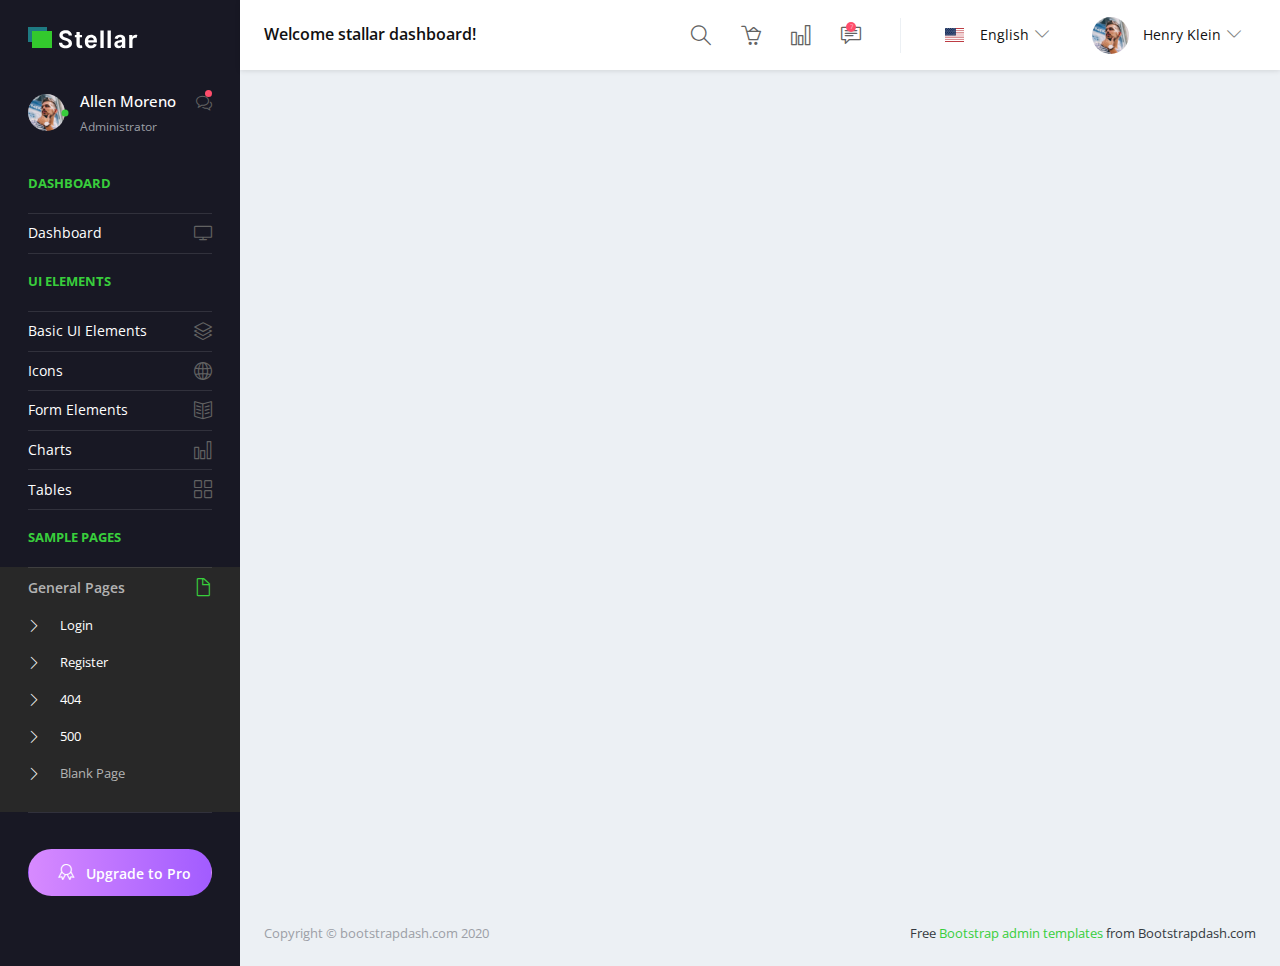
<file: Admin/pages/samples/blank-page.html>
<!DOCTYPE html>
<html lang="en">
  <head>
    <!-- Required meta tags -->
    <meta charset="utf-8">
    <meta name="viewport" content="width=device-width, initial-scale=1, shrink-to-fit=no">
    <title>Stellar Admin</title>
    <!-- plugins:css -->
    <link rel="stylesheet" href="../../vendors/simple-line-icons/css/simple-line-icons.css">
    <link rel="stylesheet" href="../../vendors/flag-icon-css/css/flag-icon.min.css">
    <link rel="stylesheet" href="../../vendors/css/vendor.bundle.base.css">
    <!-- endinject -->
    <!-- Plugin css for this page -->
    <!-- End plugin css for this page -->
    <!-- inject:css -->
    <!-- endinject -->
    <!-- Layout styles -->
    <link rel="stylesheet" href="../../css/style.css" <!-- End layout styles -->
    <link rel="shortcut icon" href="../../images/favicon.png" />
  </head>
  <body>
    <div class="container-scroller">
      <!-- partial:../../partials/_navbar.html -->
      <nav class="navbar default-layout-navbar col-lg-12 col-12 p-0 fixed-top d-flex flex-row">
        <div class="navbar-brand-wrapper d-flex align-items-center">
          <a class="navbar-brand brand-logo" href="../../index.html">
            <img src="../../images/logo.svg" alt="logo" class="logo-dark" />
          </a>
          <a class="navbar-brand brand-logo-mini" href="../../index.html"><img src="../../images/logo-mini.svg" alt="logo" /></a>
        </div>
        <div class="navbar-menu-wrapper d-flex align-items-center flex-grow-1">
          <h5 class="mb-0 font-weight-medium d-none d-lg-flex">Welcome stallar dashboard!</h5>
          <ul class="navbar-nav navbar-nav-right ml-auto">
            <form class="search-form d-none d-md-block" action="#">
              <i class="icon-magnifier"></i>
              <input type="search" class="form-control" placeholder="Search Here" title="Search here">
            </form>
            <li class="nav-item"><a href="#" class="nav-link"><i class="icon-basket-loaded"></i></a></li>
            <li class="nav-item"><a href="#" class="nav-link"><i class="icon-chart"></i></a></li>
            <li class="nav-item dropdown">
              <a class="nav-link count-indicator message-dropdown" id="messageDropdown" href="#" data-toggle="dropdown" aria-expanded="false">
                <i class="icon-speech"></i>
                <span class="count">7</span>
              </a>
              <div class="dropdown-menu dropdown-menu-right navbar-dropdown preview-list pb-0" aria-labelledby="messageDropdown">
                <a class="dropdown-item py-3">
                  <p class="mb-0 font-weight-medium float-left">You have 7 unread mails </p>
                  <span class="badge badge-pill badge-primary float-right">View all</span>
                </a>
                <div class="dropdown-divider"></div>
                <a class="dropdown-item preview-item">
                  <div class="preview-thumbnail">
                    <img src="../../images/faces/face10.jpg" alt="image" class="img-sm profile-pic">
                  </div>
                  <div class="preview-item-content flex-grow py-2">
                    <p class="preview-subject ellipsis font-weight-medium text-dark">Marian Garner </p>
                    <p class="font-weight-light small-text"> The meeting is cancelled </p>
                  </div>
                </a>
                <a class="dropdown-item preview-item">
                  <div class="preview-thumbnail">
                    <img src="../../images/faces/face12.jpg" alt="image" class="img-sm profile-pic">
                  </div>
                  <div class="preview-item-content flex-grow py-2">
                    <p class="preview-subject ellipsis font-weight-medium text-dark">David Grey </p>
                    <p class="font-weight-light small-text"> The meeting is cancelled </p>
                  </div>
                </a>
                <a class="dropdown-item preview-item">
                  <div class="preview-thumbnail">
                    <img src="../../images/faces/face1.jpg" alt="image" class="img-sm profile-pic">
                  </div>
                  <div class="preview-item-content flex-grow py-2">
                    <p class="preview-subject ellipsis font-weight-medium text-dark">Travis Jenkins </p>
                    <p class="font-weight-light small-text"> The meeting is cancelled </p>
                  </div>
                </a>
              </div>
            </li>
            <li class="nav-item dropdown language-dropdown d-none d-sm-flex align-items-center">
              <a class="nav-link d-flex align-items-center dropdown-toggle" id="LanguageDropdown" href="#" data-toggle="dropdown" aria-expanded="false">
                <div class="d-inline-flex mr-3">
                  <i class="flag-icon flag-icon-us"></i>
                </div>
                <span class="profile-text font-weight-normal">English</span>
              </a>
              <div class="dropdown-menu dropdown-menu-left navbar-dropdown py-2" aria-labelledby="LanguageDropdown">
                <a class="dropdown-item">
                  <i class="flag-icon flag-icon-us"></i> English </a>
                <a class="dropdown-item">
                  <i class="flag-icon flag-icon-fr"></i> French </a>
                <a class="dropdown-item">
                  <i class="flag-icon flag-icon-ae"></i> Arabic </a>
                <a class="dropdown-item">
                  <i class="flag-icon flag-icon-ru"></i> Russian </a>
              </div>
            </li>
            <li class="nav-item dropdown d-none d-xl-inline-flex user-dropdown">
              <a class="nav-link dropdown-toggle" id="UserDropdown" href="#" data-toggle="dropdown" aria-expanded="false">
                <img class="img-xs rounded-circle ml-2" src="../../images/faces/face8.jpg" alt="Profile image"> <span class="font-weight-normal"> Henry Klein </span></a>
              <div class="dropdown-menu dropdown-menu-right navbar-dropdown" aria-labelledby="UserDropdown">
                <div class="dropdown-header text-center">
                  <img class="img-md rounded-circle" src="../../images/faces/face8.jpg" alt="Profile image">
                  <p class="mb-1 mt-3">Allen Moreno</p>
                  <p class="font-weight-light text-muted mb-0">allenmoreno@gmail.com</p>
                </div>
                <a class="dropdown-item"><i class="dropdown-item-icon icon-user text-primary"></i> My Profile <span class="badge badge-pill badge-danger">1</span></a>
                <a class="dropdown-item"><i class="dropdown-item-icon icon-speech text-primary"></i> Messages</a>
                <a class="dropdown-item"><i class="dropdown-item-icon icon-energy text-primary"></i> Activity</a>
                <a class="dropdown-item"><i class="dropdown-item-icon icon-question text-primary"></i> FAQ</a>
                <a class="dropdown-item"><i class="dropdown-item-icon icon-power text-primary"></i>Sign Out</a>
              </div>
            </li>
          </ul>
          <button class="navbar-toggler navbar-toggler-right d-lg-none align-self-center" type="button" data-toggle="offcanvas">
            <span class="icon-menu"></span>
          </button>
        </div>
      </nav>
      <!-- partial -->
      <div class="container-fluid page-body-wrapper">
        <!-- partial:../../partials/_sidebar.html -->
        <nav class="sidebar sidebar-offcanvas" id="sidebar">
          <ul class="nav">
            <li class="nav-item nav-profile">
              <a href="#" class="nav-link">
                <div class="profile-image">
                  <img class="img-xs rounded-circle" src="../../images/faces/face8.jpg" alt="profile image">
                  <div class="dot-indicator bg-success"></div>
                </div>
                <div class="text-wrapper">
                  <p class="profile-name">Allen Moreno</p>
                  <p class="designation">Administrator</p>
                </div>
                <div class="icon-container">
                  <i class="icon-bubbles"></i>
                  <div class="dot-indicator bg-danger"></div>
                </div>
              </a>
            </li>
            <li class="nav-item nav-category">
              <span class="nav-link">Dashboard</span>
            </li>
            <li class="nav-item">
              <a class="nav-link" href="../../index.html">
                <span class="menu-title">Dashboard</span>
                <i class="icon-screen-desktop menu-icon"></i>
              </a>
            </li>
            <li class="nav-item nav-category"><span class="nav-link">UI Elements</span></li>
            <li class="nav-item">
              <a class="nav-link" data-toggle="collapse" href="#ui-basic" aria-expanded="false" aria-controls="ui-basic">
                <span class="menu-title">Basic UI Elements</span>
                <i class="icon-layers menu-icon"></i>
              </a>
              <div class="collapse" id="ui-basic">
                <ul class="nav flex-column sub-menu">
                  <li class="nav-item"> <a class="nav-link" href="../../pages/ui-features/buttons.html">Buttons</a></li>
                  <li class="nav-item"> <a class="nav-link" href="../../pages/ui-features/typography.html">Typography</a></li>
                </ul>
              </div>
            </li>
            <li class="nav-item">
              <a class="nav-link" href="../../pages/icons/simple-line-icons.html">
                <span class="menu-title">Icons</span>
                <i class="icon-globe menu-icon"></i>
              </a>
            </li>
            <li class="nav-item">
              <a class="nav-link" href="../../pages/forms/basic_elements.html">
                <span class="menu-title">Form Elements</span>
                <i class="icon-book-open menu-icon"></i>
              </a>
            </li>
            <li class="nav-item">
              <a class="nav-link" href="../../pages/charts/chartist.html">
                <span class="menu-title">Charts</span>
                <i class="icon-chart menu-icon"></i>
              </a>
            </li>
            <li class="nav-item">
              <a class="nav-link" href="../../pages/tables/basic-table.html">
                <span class="menu-title">Tables</span>
                <i class="icon-grid menu-icon"></i>
              </a>
            </li>
            <li class="nav-item nav-category"><span class="nav-link">Sample Pages</span></li>
            <li class="nav-item">
              <a class="nav-link" data-toggle="collapse" href="#auth" aria-expanded="false" aria-controls="auth">
                <span class="menu-title">General Pages</span>
                <i class="icon-doc menu-icon"></i>
              </a>
              <div class="collapse" id="auth">
                <ul class="nav flex-column sub-menu">
                  <li class="nav-item"> <a class="nav-link" href="../../pages/samples/login.html"> Login </a></li>
                  <li class="nav-item"> <a class="nav-link" href="../../pages/samples/register.html"> Register </a></li>
                  <li class="nav-item"> <a class="nav-link" href="../../pages/samples/error-404.html"> 404 </a></li>
                  <li class="nav-item"> <a class="nav-link" href="../../pages/samples/error-500.html"> 500 </a></li>
                  <li class="nav-item"> <a class="nav-link" href="../../pages/samples/blank-page.html"> Blank Page </a></li>
                </ul>
              </div>
            </li>
            <li class="nav-item pro-upgrade">
              <span class="nav-link">
                <a class="btn btn-block px-0 btn-rounded btn-upgrade" href="https://www.bootstrapdash.com/product/stellar-admin-template/" target="_blank"> <i class="icon-badge mx-2"></i> Upgrade to Pro</a>
              </span>
            </li>
          </ul>
        </nav>
        <!-- partial -->
        <div class="main-panel">
          <div class="content-wrapper">
          </div>
          <!-- content-wrapper ends -->
          <!-- partial:../../partials/_footer.html -->
          <footer class="footer">
            <div class="d-sm-flex justify-content-center justify-content-sm-between">
              <span class="text-muted d-block text-center text-sm-left d-sm-inline-block">Copyright © bootstrapdash.com 2020</span>
              <span class="float-none float-sm-right d-block mt-1 mt-sm-0 text-center"> Free <a href="https://www.bootstrapdash.com/bootstrap-admin-template/" target="_blank">Bootstrap admin templates</a> from Bootstrapdash.com</span>
            </div>
          </footer>
          <!-- partial -->
        </div>
        <!-- main-panel ends -->
      </div>
      <!-- page-body-wrapper ends -->
    </div>
    <!-- container-scroller -->
    <!-- plugins:js -->
    <script src="../../vendors/js/vendor.bundle.base.js"></script>
    <!-- endinject -->
    <!-- Plugin js for this page -->
    <!-- End plugin js for this page -->
    <!-- inject:js -->
    <script src="../../js/off-canvas.js"></script>
    <script src="../../js/misc.js"></script>
    <!-- endinject -->
    <!-- Custom js for this page -->
    <!-- End custom js for this page -->
  </body>
</html>
</file>
<file: Admin/vendors/simple-line-icons/css/simple-line-icons.css>
@font-face {
  font-family: 'simple-line-icons';
  src: url('../fonts/Simple-Line-Icons.eot?v=2.4.0');
  src: url('../fonts/Simple-Line-Icons.eot?v=2.4.0#iefix') format('embedded-opentype'), url('../fonts/Simple-Line-Icons.woff2?v=2.4.0') format('woff2'), url('../fonts/Simple-Line-Icons.ttf?v=2.4.0') format('truetype'), url('../fonts/Simple-Line-Icons.woff?v=2.4.0') format('woff'), url('../fonts/Simple-Line-Icons.svg?v=2.4.0#simple-line-icons') format('svg');
  font-weight: normal;
  font-style: normal;
}
/*
 Use the following CSS code if you want to have a class per icon.
 Instead of a list of all class selectors, you can use the generic [class*="icon-"] selector, but it's slower:
*/
.icon-user,
.icon-people,
.icon-user-female,
.icon-user-follow,
.icon-user-following,
.icon-user-unfollow,
.icon-login,
.icon-logout,
.icon-emotsmile,
.icon-phone,
.icon-call-end,
.icon-call-in,
.icon-call-out,
.icon-map,
.icon-location-pin,
.icon-direction,
.icon-directions,
.icon-compass,
.icon-layers,
.icon-menu,
.icon-list,
.icon-options-vertical,
.icon-options,
.icon-arrow-down,
.icon-arrow-left,
.icon-arrow-right,
.icon-arrow-up,
.icon-arrow-up-circle,
.icon-arrow-left-circle,
.icon-arrow-right-circle,
.icon-arrow-down-circle,
.icon-check,
.icon-clock,
.icon-plus,
.icon-minus,
.icon-close,
.icon-event,
.icon-exclamation,
.icon-organization,
.icon-trophy,
.icon-screen-smartphone,
.icon-screen-desktop,
.icon-plane,
.icon-notebook,
.icon-mustache,
.icon-mouse,
.icon-magnet,
.icon-energy,
.icon-disc,
.icon-cursor,
.icon-cursor-move,
.icon-crop,
.icon-chemistry,
.icon-speedometer,
.icon-shield,
.icon-screen-tablet,
.icon-magic-wand,
.icon-hourglass,
.icon-graduation,
.icon-ghost,
.icon-game-controller,
.icon-fire,
.icon-eyeglass,
.icon-envelope-open,
.icon-envelope-letter,
.icon-bell,
.icon-badge,
.icon-anchor,
.icon-wallet,
.icon-vector,
.icon-speech,
.icon-puzzle,
.icon-printer,
.icon-present,
.icon-playlist,
.icon-pin,
.icon-picture,
.icon-handbag,
.icon-globe-alt,
.icon-globe,
.icon-folder-alt,
.icon-folder,
.icon-film,
.icon-feed,
.icon-drop,
.icon-drawer,
.icon-docs,
.icon-doc,
.icon-diamond,
.icon-cup,
.icon-calculator,
.icon-bubbles,
.icon-briefcase,
.icon-book-open,
.icon-basket-loaded,
.icon-basket,
.icon-bag,
.icon-action-undo,
.icon-action-redo,
.icon-wrench,
.icon-umbrella,
.icon-trash,
.icon-tag,
.icon-support,
.icon-frame,
.icon-size-fullscreen,
.icon-size-actual,
.icon-shuffle,
.icon-share-alt,
.icon-share,
.icon-rocket,
.icon-question,
.icon-pie-chart,
.icon-pencil,
.icon-note,
.icon-loop,
.icon-home,
.icon-grid,
.icon-graph,
.icon-microphone,
.icon-music-tone-alt,
.icon-music-tone,
.icon-earphones-alt,
.icon-earphones,
.icon-equalizer,
.icon-like,
.icon-dislike,
.icon-control-start,
.icon-control-rewind,
.icon-control-play,
.icon-control-pause,
.icon-control-forward,
.icon-control-end,
.icon-volume-1,
.icon-volume-2,
.icon-volume-off,
.icon-calendar,
.icon-bulb,
.icon-chart,
.icon-ban,
.icon-bubble,
.icon-camrecorder,
.icon-camera,
.icon-cloud-download,
.icon-cloud-upload,
.icon-envelope,
.icon-eye,
.icon-flag,
.icon-heart,
.icon-info,
.icon-key,
.icon-link,
.icon-lock,
.icon-lock-open,
.icon-magnifier,
.icon-magnifier-add,
.icon-magnifier-remove,
.icon-paper-clip,
.icon-paper-plane,
.icon-power,
.icon-refresh,
.icon-reload,
.icon-settings,
.icon-star,
.icon-symbol-female,
.icon-symbol-male,
.icon-target,
.icon-credit-card,
.icon-paypal,
.icon-social-tumblr,
.icon-social-twitter,
.icon-social-facebook,
.icon-social-instagram,
.icon-social-linkedin,
.icon-social-pinterest,
.icon-social-github,
.icon-social-google,
.icon-social-reddit,
.icon-social-skype,
.icon-social-dribbble,
.icon-social-behance,
.icon-social-foursqare,
.icon-social-soundcloud,
.icon-social-spotify,
.icon-social-stumbleupon,
.icon-social-youtube,
.icon-social-dropbox,
.icon-social-vkontakte,
.icon-social-steam {
  font-family: 'simple-line-icons';
  speak: none;
  font-style: normal;
  font-weight: normal;
  font-variant: normal;
  text-transform: none;
  line-height: 1;
  /* Better Font Rendering =========== */
  -webkit-font-smoothing: antialiased;
  -moz-osx-font-smoothing: grayscale;
}
.icon-user:before {
  content: "\e005";
}
.icon-people:before {
  content: "\e001";
}
.icon-user-female:before {
  content: "\e000";
}
.icon-user-follow:before {
  content: "\e002";
}
.icon-user-following:before {
  content: "\e003";
}
.icon-user-unfollow:before {
  content: "\e004";
}
.icon-login:before {
  content: "\e066";
}
.icon-logout:before {
  content: "\e065";
}
.icon-emotsmile:before {
  content: "\e021";
}
.icon-phone:before {
  content: "\e600";
}
.icon-call-end:before {
  content: "\e048";
}
.icon-call-in:before {
  content: "\e047";
}
.icon-call-out:before {
  content: "\e046";
}
.icon-map:before {
  content: "\e033";
}
.icon-location-pin:before {
  content: "\e096";
}
.icon-direction:before {
  content: "\e042";
}
.icon-directions:before {
  content: "\e041";
}
.icon-compass:before {
  content: "\e045";
}
.icon-layers:before {
  content: "\e034";
}
.icon-menu:before {
  content: "\e601";
}
.icon-list:before {
  content: "\e067";
}
.icon-options-vertical:before {
  content: "\e602";
}
.icon-options:before {
  content: "\e603";
}
.icon-arrow-down:before {
  content: "\e604";
}
.icon-arrow-left:before {
  content: "\e605";
}
.icon-arrow-right:before {
  content: "\e606";
}
.icon-arrow-up:before {
  content: "\e607";
}
.icon-arrow-up-circle:before {
  content: "\e078";
}
.icon-arrow-left-circle:before {
  content: "\e07a";
}
.icon-arrow-right-circle:before {
  content: "\e079";
}
.icon-arrow-down-circle:before {
  content: "\e07b";
}
.icon-check:before {
  content: "\e080";
}
.icon-clock:before {
  content: "\e081";
}
.icon-plus:before {
  content: "\e095";
}
.icon-minus:before {
  content: "\e615";
}
.icon-close:before {
  content: "\e082";
}
.icon-event:before {
  content: "\e619";
}
.icon-exclamation:before {
  content: "\e617";
}
.icon-organization:before {
  content: "\e616";
}
.icon-trophy:before {
  content: "\e006";
}
.icon-screen-smartphone:before {
  content: "\e010";
}
.icon-screen-desktop:before {
  content: "\e011";
}
.icon-plane:before {
  content: "\e012";
}
.icon-notebook:before {
  content: "\e013";
}
.icon-mustache:before {
  content: "\e014";
}
.icon-mouse:before {
  content: "\e015";
}
.icon-magnet:before {
  content: "\e016";
}
.icon-energy:before {
  content: "\e020";
}
.icon-disc:before {
  content: "\e022";
}
.icon-cursor:before {
  content: "\e06e";
}
.icon-cursor-move:before {
  content: "\e023";
}
.icon-crop:before {
  content: "\e024";
}
.icon-chemistry:before {
  content: "\e026";
}
.icon-speedometer:before {
  content: "\e007";
}
.icon-shield:before {
  content: "\e00e";
}
.icon-screen-tablet:before {
  content: "\e00f";
}
.icon-magic-wand:before {
  content: "\e017";
}
.icon-hourglass:before {
  content: "\e018";
}
.icon-graduation:before {
  content: "\e019";
}
.icon-ghost:before {
  content: "\e01a";
}
.icon-game-controller:before {
  content: "\e01b";
}
.icon-fire:before {
  content: "\e01c";
}
.icon-eyeglass:before {
  content: "\e01d";
}
.icon-envelope-open:before {
  content: "\e01e";
}
.icon-envelope-letter:before {
  content: "\e01f";
}
.icon-bell:before {
  content: "\e027";
}
.icon-badge:before {
  content: "\e028";
}
.icon-anchor:before {
  content: "\e029";
}
.icon-wallet:before {
  content: "\e02a";
}
.icon-vector:before {
  content: "\e02b";
}
.icon-speech:before {
  content: "\e02c";
}
.icon-puzzle:before {
  content: "\e02d";
}
.icon-printer:before {
  content: "\e02e";
}
.icon-present:before {
  content: "\e02f";
}
.icon-playlist:before {
  content: "\e030";
}
.icon-pin:before {
  content: "\e031";
}
.icon-picture:before {
  content: "\e032";
}
.icon-handbag:before {
  content: "\e035";
}
.icon-globe-alt:before {
  content: "\e036";
}
.icon-globe:before {
  content: "\e037";
}
.icon-folder-alt:before {
  content: "\e039";
}
.icon-folder:before {
  content: "\e089";
}
.icon-film:before {
  content: "\e03a";
}
.icon-feed:before {
  content: "\e03b";
}
.icon-drop:before {
  content: "\e03e";
}
.icon-drawer:before {
  content: "\e03f";
}
.icon-docs:before {
  content: "\e040";
}
.icon-doc:before {
  content: "\e085";
}
.icon-diamond:before {
  content: "\e043";
}
.icon-cup:before {
  content: "\e044";
}
.icon-calculator:before {
  content: "\e049";
}
.icon-bubbles:before {
  content: "\e04a";
}
.icon-briefcase:before {
  content: "\e04b";
}
.icon-book-open:before {
  content: "\e04c";
}
.icon-basket-loaded:before {
  content: "\e04d";
}
.icon-basket:before {
  content: "\e04e";
}
.icon-bag:before {
  content: "\e04f";
}
.icon-action-undo:before {
  content: "\e050";
}
.icon-action-redo:before {
  content: "\e051";
}
.icon-wrench:before {
  content: "\e052";
}
.icon-umbrella:before {
  content: "\e053";
}
.icon-trash:before {
  content: "\e054";
}
.icon-tag:before {
  content: "\e055";
}
.icon-support:before {
  content: "\e056";
}
.icon-frame:before {
  content: "\e038";
}
.icon-size-fullscreen:before {
  content: "\e057";
}
.icon-size-actual:before {
  content: "\e058";
}
.icon-shuffle:before {
  content: "\e059";
}
.icon-share-alt:before {
  content: "\e05a";
}
.icon-share:before {
  content: "\e05b";
}
.icon-rocket:before {
  content: "\e05c";
}
.icon-question:before {
  content: "\e05d";
}
.icon-pie-chart:before {
  content: "\e05e";
}
.icon-pencil:before {
  content: "\e05f";
}
.icon-note:before {
  content: "\e060";
}
.icon-loop:before {
  content: "\e064";
}
.icon-home:before {
  content: "\e069";
}
.icon-grid:before {
  content: "\e06a";
}
.icon-graph:before {
  content: "\e06b";
}
.icon-microphone:before {
  content: "\e063";
}
.icon-music-tone-alt:before {
  content: "\e061";
}
.icon-music-tone:before {
  content: "\e062";
}
.icon-earphones-alt:before {
  content: "\e03c";
}
.icon-earphones:before {
  content: "\e03d";
}
.icon-equalizer:before {
  content: "\e06c";
}
.icon-like:before {
  content: "\e068";
}
.icon-dislike:before {
  content: "\e06d";
}
.icon-control-start:before {
  content: "\e06f";
}
.icon-control-rewind:before {
  content: "\e070";
}
.icon-control-play:before {
  content: "\e071";
}
.icon-control-pause:before {
  content: "\e072";
}
.icon-control-forward:before {
  content: "\e073";
}
.icon-control-end:before {
  content: "\e074";
}
.icon-volume-1:before {
  content: "\e09f";
}
.icon-volume-2:before {
  content: "\e0a0";
}
.icon-volume-off:before {
  content: "\e0a1";
}
.icon-calendar:before {
  content: "\e075";
}
.icon-bulb:before {
  content: "\e076";
}
.icon-chart:before {
  content: "\e077";
}
.icon-ban:before {
  content: "\e07c";
}
.icon-bubble:before {
  content: "\e07d";
}
.icon-camrecorder:before {
  content: "\e07e";
}
.icon-camera:before {
  content: "\e07f";
}
.icon-cloud-download:before {
  content: "\e083";
}
.icon-cloud-upload:before {
  content: "\e084";
}
.icon-envelope:before {
  content: "\e086";
}
.icon-eye:before {
  content: "\e087";
}
.icon-flag:before {
  content: "\e088";
}
.icon-heart:before {
  content: "\e08a";
}
.icon-info:before {
  content: "\e08b";
}
.icon-key:before {
  content: "\e08c";
}
.icon-link:before {
  content: "\e08d";
}
.icon-lock:before {
  content: "\e08e";
}
.icon-lock-open:before {
  content: "\e08f";
}
.icon-magnifier:before {
  content: "\e090";
}
.icon-magnifier-add:before {
  content: "\e091";
}
.icon-magnifier-remove:before {
  content: "\e092";
}
.icon-paper-clip:before {
  content: "\e093";
}
.icon-paper-plane:before {
  content: "\e094";
}
.icon-power:before {
  content: "\e097";
}
.icon-refresh:before {
  content: "\e098";
}
.icon-reload:before {
  content: "\e099";
}
.icon-settings:before {
  content: "\e09a";
}
.icon-star:before {
  content: "\e09b";
}
.icon-symbol-female:before {
  content: "\e09c";
}
.icon-symbol-male:before {
  content: "\e09d";
}
.icon-target:before {
  content: "\e09e";
}
.icon-credit-card:before {
  content: "\e025";
}
.icon-paypal:before {
  content: "\e608";
}
.icon-social-tumblr:before {
  content: "\e00a";
}
.icon-social-twitter:before {
  content: "\e009";
}
.icon-social-facebook:before {
  content: "\e00b";
}
.icon-social-instagram:before {
  content: "\e609";
}
.icon-social-linkedin:before {
  content: "\e60a";
}
.icon-social-pinterest:before {
  content: "\e60b";
}
.icon-social-github:before {
  content: "\e60c";
}
.icon-social-google:before {
  content: "\e60d";
}
.icon-social-reddit:before {
  content: "\e60e";
}
.icon-social-skype:before {
  content: "\e60f";
}
.icon-social-dribbble:before {
  content: "\e00d";
}
.icon-social-behance:before {
  content: "\e610";
}
.icon-social-foursqare:before {
  content: "\e611";
}
.icon-social-soundcloud:before {
  content: "\e612";
}
.icon-social-spotify:before {
  content: "\e613";
}
.icon-social-stumbleupon:before {
  content: "\e614";
}
.icon-social-youtube:before {
  content: "\e008";
}
.icon-social-dropbox:before {
  content: "\e00c";
}
.icon-social-vkontakte:before {
  content: "\e618";
}
.icon-social-steam:before {
  content: "\e620";
}
</file>
<file: Admin/vendors/css/vendor.bundle.base.css>
/*
 * Container style
 */
.ps {
  overflow: hidden !important;
  overflow-anchor: none;
  -ms-overflow-style: none;
  touch-action: auto;
  -ms-touch-action: auto;
}

/*
 * Scrollbar rail styles
 */
.ps__rail-x {
  display: none;
  opacity: 0;
  transition: background-color .2s linear, opacity .2s linear;
  -webkit-transition: background-color .2s linear, opacity .2s linear;
  height: 15px;
  /* there must be 'bottom' or 'top' for ps__rail-x */
  bottom: 0px;
  /* please don't change 'position' */
  position: absolute;
}

.ps__rail-y {
  display: none;
  opacity: 0;
  transition: background-color .2s linear, opacity .2s linear;
  -webkit-transition: background-color .2s linear, opacity .2s linear;
  width: 15px;
  /* there must be 'right' or 'left' for ps__rail-y */
  right: 0;
  /* please don't change 'position' */
  position: absolute;
}

.ps--active-x > .ps__rail-x,
.ps--active-y > .ps__rail-y {
  display: block;
  background-color: transparent;
}

.ps:hover > .ps__rail-x,
.ps:hover > .ps__rail-y,
.ps--focus > .ps__rail-x,
.ps--focus > .ps__rail-y,
.ps--scrolling-x > .ps__rail-x,
.ps--scrolling-y > .ps__rail-y {
  opacity: 0.6;
}

.ps .ps__rail-x:hover,
.ps .ps__rail-y:hover,
.ps .ps__rail-x:focus,
.ps .ps__rail-y:focus,
.ps .ps__rail-x.ps--clicking,
.ps .ps__rail-y.ps--clicking {
  background-color: #eee;
  opacity: 0.9;
}

/*
 * Scrollbar thumb styles
 */
.ps__thumb-x {
  background-color: #aaa;
  border-radius: 6px;
  transition: background-color .2s linear, height .2s ease-in-out;
  -webkit-transition: background-color .2s linear, height .2s ease-in-out;
  height: 6px;
  /* there must be 'bottom' for ps__thumb-x */
  bottom: 2px;
  /* please don't change 'position' */
  position: absolute;
}

.ps__thumb-y {
  background-color: #aaa;
  border-radius: 6px;
  transition: background-color .2s linear, width .2s ease-in-out;
  -webkit-transition: background-color .2s linear, width .2s ease-in-out;
  width: 6px;
  /* there must be 'right' for ps__thumb-y */
  right: 2px;
  /* please don't change 'position' */
  position: absolute;
}

.ps__rail-x:hover > .ps__thumb-x,
.ps__rail-x:focus > .ps__thumb-x,
.ps__rail-x.ps--clicking .ps__thumb-x {
  background-color: #999;
  height: 11px;
}

.ps__rail-y:hover > .ps__thumb-y,
.ps__rail-y:focus > .ps__thumb-y,
.ps__rail-y.ps--clicking .ps__thumb-y {
  background-color: #999;
  width: 11px;
}

/* MS supports */
@supports (-ms-overflow-style: none) {
  .ps {
    overflow: auto !important;
  }
}

@media screen and (-ms-high-contrast: active), (-ms-high-contrast: none) {
  .ps {
    overflow: auto !important;
  }
}
</file>
<file: Admin/vendors/daterangepicker/daterangepicker.css>
.daterangepicker {
  position: absolute;
  color: inherit;
  background-color: #fff;
  border-radius: 4px;
  border: 1px solid #ddd;
  width: 278px;
  max-width: none;
  padding: 0;
  margin-top: 7px;
  top: 100px;
  left: 20px;
  z-index: 3001;
  display: none;
  font-family: arial;
  font-size: 15px;
  line-height: 1em;
}

.daterangepicker:before, .daterangepicker:after {
  position: absolute;
  display: inline-block;
  border-bottom-color: rgba(0, 0, 0, 0.2);
  content: '';
}

.daterangepicker:before {
  top: -7px;
  border-right: 7px solid transparent;
  border-left: 7px solid transparent;
  border-bottom: 7px solid #ccc;
}

.daterangepicker:after {
  top: -6px;
  border-right: 6px solid transparent;
  border-bottom: 6px solid #fff;
  border-left: 6px solid transparent;
}

.daterangepicker.opensleft:before {
  right: 9px;
}

.daterangepicker.opensleft:after {
  right: 10px;
}

.daterangepicker.openscenter:before {
  left: 0;
  right: 0;
  width: 0;
  margin-left: auto;
  margin-right: auto;
}

.daterangepicker.openscenter:after {
  left: 0;
  right: 0;
  width: 0;
  margin-left: auto;
  margin-right: auto;
}

.daterangepicker.opensright:before {
  left: 9px;
}

.daterangepicker.opensright:after {
  left: 10px;
}

.daterangepicker.drop-up {
  margin-top: -7px;
}

.daterangepicker.drop-up:before {
  top: initial;
  bottom: -7px;
  border-bottom: initial;
  border-top: 7px solid #ccc;
}

.daterangepicker.drop-up:after {
  top: initial;
  bottom: -6px;
  border-bottom: initial;
  border-top: 6px solid #fff;
}

.daterangepicker.single .daterangepicker .ranges, .daterangepicker.single .drp-calendar {
  float: none;
}

.daterangepicker.single .drp-selected {
  display: none;
}

.daterangepicker.show-calendar .drp-calendar {
  display: block;
}

.daterangepicker.show-calendar .drp-buttons {
  display: block;
}

.daterangepicker.auto-apply .drp-buttons {
  display: none;
}

.daterangepicker .drp-calendar {
  display: none;
  max-width: 270px;
}

.daterangepicker .drp-calendar.left {
  padding: 8px 0 8px 8px;
}

.daterangepicker .drp-calendar.right {
  padding: 8px;
}

.daterangepicker .drp-calendar.single .calendar-table {
  border: none;
}

.daterangepicker .calendar-table .next span, .daterangepicker .calendar-table .prev span {
  color: #fff;
  border: solid black;
  border-width: 0 2px 2px 0;
  border-radius: 0;
  display: inline-block;
  padding: 3px;
}

.daterangepicker .calendar-table .next span {
  transform: rotate(-45deg);
  -webkit-transform: rotate(-45deg);
}

.daterangepicker .calendar-table .prev span {
  transform: rotate(135deg);
  -webkit-transform: rotate(135deg);
}

.daterangepicker .calendar-table th, .daterangepicker .calendar-table td {
  white-space: nowrap;
  text-align: center;
  vertical-align: middle;
  min-width: 32px;
  width: 32px;
  height: 24px;
  line-height: 24px;
  font-size: 12px;
  border-radius: 4px;
  border: 1px solid transparent;
  white-space: nowrap;
  cursor: pointer;
}

.daterangepicker .calendar-table {
  border: 1px solid #fff;
  border-radius: 4px;
  background-color: #fff;
}

.daterangepicker .calendar-table table {
  width: 100%;
  margin: 0;
  border-spacing: 0;
  border-collapse: collapse;
}

.daterangepicker td.available:hover, .daterangepicker th.available:hover {
  background-color: #eee;
  border-color: transparent;
  color: inherit;
}

.daterangepicker td.week, .daterangepicker th.week {
  font-size: 80%;
  color: #ccc;
}

.daterangepicker td.off, .daterangepicker td.off.in-range, .daterangepicker td.off.start-date, .daterangepicker td.off.end-date {
  background-color: #fff;
  border-color: transparent;
  color: #999;
}

.daterangepicker td.in-range {
  background-color: #ebf4f8;
  border-color: transparent;
  color: #000;
  border-radius: 0;
}

.daterangepicker td.start-date {
  border-radius: 4px 0 0 4px;
}

.daterangepicker td.end-date {
  border-radius: 0 4px 4px 0;
}

.daterangepicker td.start-date.end-date {
  border-radius: 4px;
}

.daterangepicker td.active, .daterangepicker td.active:hover {
  background-color: #357ebd;
  border-color: transparent;
  color: #fff;
}

.daterangepicker th.month {
  width: auto;
}

.daterangepicker td.disabled, .daterangepicker option.disabled {
  color: #999;
  cursor: not-allowed;
  text-decoration: line-through;
}

.daterangepicker select.monthselect, .daterangepicker select.yearselect {
  font-size: 12px;
  padding: 1px;
  height: auto;
  margin: 0;
  cursor: default;
}

.daterangepicker select.monthselect {
  margin-right: 2%;
  width: 56%;
}

.daterangepicker select.yearselect {
  width: 40%;
}

.daterangepicker select.hourselect, .daterangepicker select.minuteselect, .daterangepicker select.secondselect, .daterangepicker select.ampmselect {
  width: 50px;
  margin: 0 auto;
  background: #eee;
  border: 1px solid #eee;
  padding: 2px;
  outline: 0;
  font-size: 12px;
}

.daterangepicker .calendar-time {
  text-align: center;
  margin: 4px auto 0 auto;
  line-height: 30px;
  position: relative;
}

.daterangepicker .calendar-time select.disabled {
  color: #ccc;
  cursor: not-allowed;
}

.daterangepicker .drp-buttons {
  clear: both;
  text-align: right;
  padding: 8px;
  border-top: 1px solid #ddd;
  display: none;
  line-height: 12px;
  vertical-align: middle;
}

.daterangepicker .drp-selected {
  display: inline-block;
  font-size: 12px;
  padding-right: 8px;
}

.daterangepicker .drp-buttons .btn {
  margin-left: 8px;
  font-size: 12px;
  font-weight: bold;
  padding: 4px 8px;
}

.daterangepicker.show-ranges.single.rtl .drp-calendar.left {
  border-right: 1px solid #ddd;
}

.daterangepicker.show-ranges.single.ltr .drp-calendar.left {
  border-left: 1px solid #ddd;
}

.daterangepicker.show-ranges.rtl .drp-calendar.right {
  border-right: 1px solid #ddd;
}

.daterangepicker.show-ranges.ltr .drp-calendar.left {
  border-left: 1px solid #ddd;
}

.daterangepicker .ranges {
  float: none;
  text-align: left;
  margin: 0;
}

.daterangepicker.show-calendar .ranges {
  margin-top: 8px;
}

.daterangepicker .ranges ul {
  list-style: none;
  margin: 0 auto;
  padding: 0;
  width: 100%;
}

.daterangepicker .ranges li {
  font-size: 12px;
  padding: 8px 12px;
  cursor: pointer;
}

.daterangepicker .ranges li:hover {
  background-color: #eee;
}

.daterangepicker .ranges li.active {
  background-color: #08c;
  color: #fff;
}

/*  Larger Screen Styling */
@media (min-width: 564px) {
  .daterangepicker {
    width: auto;
  }

  .daterangepicker .ranges ul {
    width: 140px;
  }

  .daterangepicker.single .ranges ul {
    width: 100%;
  }

  .daterangepicker.single .drp-calendar.left {
    clear: none;
  }

  .daterangepicker.single .ranges, .daterangepicker.single .drp-calendar {
    float: left;
  }

  .daterangepicker {
    direction: ltr;
    text-align: left;
  }

  .daterangepicker .drp-calendar.left {
    clear: left;
    margin-right: 0;
  }

  .daterangepicker .drp-calendar.left .calendar-table {
    border-right: none;
    border-top-right-radius: 0;
    border-bottom-right-radius: 0;
  }

  .daterangepicker .drp-calendar.right {
    margin-left: 0;
  }

  .daterangepicker .drp-calendar.right .calendar-table {
    border-left: none;
    border-top-left-radius: 0;
    border-bottom-left-radius: 0;
  }

  .daterangepicker .drp-calendar.left .calendar-table {
    padding-right: 8px;
  }

  .daterangepicker .ranges, .daterangepicker .drp-calendar {
    float: left;
  }
}

@media (min-width: 730px) {
  .daterangepicker .ranges {
    width: auto;
  }

  .daterangepicker .ranges {
    float: left;
  }

  .daterangepicker.rtl .ranges {
    float: right;
  }

  .daterangepicker .drp-calendar.left {
    clear: none !important;
  }
}
</file>
<file: Admin/vendors/flag-icon-css/css/flag-icon.min.css>
.flag-icon-background{background-size:contain;background-position:50%;background-repeat:no-repeat}.flag-icon{background-size:contain;background-position:50%;background-repeat:no-repeat;position:relative;display:inline-block;width:1.33333333em;line-height:1em}.flag-icon:before{content:"\00a0"}.flag-icon.flag-icon-squared{width:1em}.flag-icon-ad{background-image:url(../flags/4x3/ad.svg)}.flag-icon-ad.flag-icon-squared{background-image:url(../flags/1x1/ad.svg)}.flag-icon-ae{background-image:url(../flags/4x3/ae.svg)}.flag-icon-ae.flag-icon-squared{background-image:url(../flags/1x1/ae.svg)}.flag-icon-af{background-image:url(../flags/4x3/af.svg)}.flag-icon-af.flag-icon-squared{background-image:url(../flags/1x1/af.svg)}.flag-icon-ag{background-image:url(../flags/4x3/ag.svg)}.flag-icon-ag.flag-icon-squared{background-image:url(../flags/1x1/ag.svg)}.flag-icon-ai{background-image:url(../flags/4x3/ai.svg)}.flag-icon-ai.flag-icon-squared{background-image:url(../flags/1x1/ai.svg)}.flag-icon-al{background-image:url(../flags/4x3/al.svg)}.flag-icon-al.flag-icon-squared{background-image:url(../flags/1x1/al.svg)}.flag-icon-am{background-image:url(../flags/4x3/am.svg)}.flag-icon-am.flag-icon-squared{background-image:url(../flags/1x1/am.svg)}.flag-icon-ao{background-image:url(../flags/4x3/ao.svg)}.flag-icon-ao.flag-icon-squared{background-image:url(../flags/1x1/ao.svg)}.flag-icon-aq{background-image:url(../flags/4x3/aq.svg)}.flag-icon-aq.flag-icon-squared{background-image:url(../flags/1x1/aq.svg)}.flag-icon-ar{background-image:url(../flags/4x3/ar.svg)}.flag-icon-ar.flag-icon-squared{background-image:url(../flags/1x1/ar.svg)}.flag-icon-as{background-image:url(../flags/4x3/as.svg)}.flag-icon-as.flag-icon-squared{background-image:url(../flags/1x1/as.svg)}.flag-icon-at{background-image:url(../flags/4x3/at.svg)}.flag-icon-at.flag-icon-squared{background-image:url(../flags/1x1/at.svg)}.flag-icon-au{background-image:url(../flags/4x3/au.svg)}.flag-icon-au.flag-icon-squared{background-image:url(../flags/1x1/au.svg)}.flag-icon-aw{background-image:url(../flags/4x3/aw.svg)}.flag-icon-aw.flag-icon-squared{background-image:url(../flags/1x1/aw.svg)}.flag-icon-ax{background-image:url(../flags/4x3/ax.svg)}.flag-icon-ax.flag-icon-squared{background-image:url(../flags/1x1/ax.svg)}.flag-icon-az{background-image:url(../flags/4x3/az.svg)}.flag-icon-az.flag-icon-squared{background-image:url(../flags/1x1/az.svg)}.flag-icon-ba{background-image:url(../flags/4x3/ba.svg)}.flag-icon-ba.flag-icon-squared{background-image:url(../flags/1x1/ba.svg)}.flag-icon-bb{background-image:url(../flags/4x3/bb.svg)}.flag-icon-bb.flag-icon-squared{background-image:url(../flags/1x1/bb.svg)}.flag-icon-bd{background-image:url(../flags/4x3/bd.svg)}.flag-icon-bd.flag-icon-squared{background-image:url(../flags/1x1/bd.svg)}.flag-icon-be{background-image:url(../flags/4x3/be.svg)}.flag-icon-be.flag-icon-squared{background-image:url(../flags/1x1/be.svg)}.flag-icon-bf{background-image:url(../flags/4x3/bf.svg)}.flag-icon-bf.flag-icon-squared{background-image:url(../flags/1x1/bf.svg)}.flag-icon-bg{background-image:url(../flags/4x3/bg.svg)}.flag-icon-bg.flag-icon-squared{background-image:url(../flags/1x1/bg.svg)}.flag-icon-bh{background-image:url(../flags/4x3/bh.svg)}.flag-icon-bh.flag-icon-squared{background-image:url(../flags/1x1/bh.svg)}.flag-icon-bi{background-image:url(../flags/4x3/bi.svg)}.flag-icon-bi.flag-icon-squared{background-image:url(../flags/1x1/bi.svg)}.flag-icon-bj{background-image:url(../flags/4x3/bj.svg)}.flag-icon-bj.flag-icon-squared{background-image:url(../flags/1x1/bj.svg)}.flag-icon-bl{background-image:url(../flags/4x3/bl.svg)}.flag-icon-bl.flag-icon-squared{background-image:url(../flags/1x1/bl.svg)}.flag-icon-bm{background-image:url(../flags/4x3/bm.svg)}.flag-icon-bm.flag-icon-squared{background-image:url(../flags/1x1/bm.svg)}.flag-icon-bn{background-image:url(../flags/4x3/bn.svg)}.flag-icon-bn.flag-icon-squared{background-image:url(../flags/1x1/bn.svg)}.flag-icon-bo{background-image:url(../flags/4x3/bo.svg)}.flag-icon-bo.flag-icon-squared{background-image:url(../flags/1x1/bo.svg)}.flag-icon-bq{background-image:url(../flags/4x3/bq.svg)}.flag-icon-bq.flag-icon-squared{background-image:url(../flags/1x1/bq.svg)}.flag-icon-br{background-image:url(../flags/4x3/br.svg)}.flag-icon-br.flag-icon-squared{background-image:url(../flags/1x1/br.svg)}.flag-icon-bs{background-image:url(../flags/4x3/bs.svg)}.flag-icon-bs.flag-icon-squared{background-image:url(../flags/1x1/bs.svg)}.flag-icon-bt{background-image:url(../flags/4x3/bt.svg)}.flag-icon-bt.flag-icon-squared{background-image:url(../flags/1x1/bt.svg)}.flag-icon-bv{background-image:url(../flags/4x3/bv.svg)}.flag-icon-bv.flag-icon-squared{background-image:url(../flags/1x1/bv.svg)}.flag-icon-bw{background-image:url(../flags/4x3/bw.svg)}.flag-icon-bw.flag-icon-squared{background-image:url(../flags/1x1/bw.svg)}.flag-icon-by{background-image:url(../flags/4x3/by.svg)}.flag-icon-by.flag-icon-squared{background-image:url(../flags/1x1/by.svg)}.flag-icon-bz{background-image:url(../flags/4x3/bz.svg)}.flag-icon-bz.flag-icon-squared{background-image:url(../flags/1x1/bz.svg)}.flag-icon-ca{background-image:url(../flags/4x3/ca.svg)}.flag-icon-ca.flag-icon-squared{background-image:url(../flags/1x1/ca.svg)}.flag-icon-cc{background-image:url(../flags/4x3/cc.svg)}.flag-icon-cc.flag-icon-squared{background-image:url(../flags/1x1/cc.svg)}.flag-icon-cd{background-image:url(../flags/4x3/cd.svg)}.flag-icon-cd.flag-icon-squared{background-image:url(../flags/1x1/cd.svg)}.flag-icon-cf{background-image:url(../flags/4x3/cf.svg)}.flag-icon-cf.flag-icon-squared{background-image:url(../flags/1x1/cf.svg)}.flag-icon-cg{background-image:url(../flags/4x3/cg.svg)}.flag-icon-cg.flag-icon-squared{background-image:url(../flags/1x1/cg.svg)}.flag-icon-ch{background-image:url(../flags/4x3/ch.svg)}.flag-icon-ch.flag-icon-squared{background-image:url(../flags/1x1/ch.svg)}.flag-icon-ci{background-image:url(../flags/4x3/ci.svg)}.flag-icon-ci.flag-icon-squared{background-image:url(../flags/1x1/ci.svg)}.flag-icon-ck{background-image:url(../flags/4x3/ck.svg)}.flag-icon-ck.flag-icon-squared{background-image:url(../flags/1x1/ck.svg)}.flag-icon-cl{background-image:url(../flags/4x3/cl.svg)}.flag-icon-cl.flag-icon-squared{background-image:url(../flags/1x1/cl.svg)}.flag-icon-cm{background-image:url(../flags/4x3/cm.svg)}.flag-icon-cm.flag-icon-squared{background-image:url(../flags/1x1/cm.svg)}.flag-icon-cn{background-image:url(../flags/4x3/cn.svg)}.flag-icon-cn.flag-icon-squared{background-image:url(../flags/1x1/cn.svg)}.flag-icon-co{background-image:url(../flags/4x3/co.svg)}.flag-icon-co.flag-icon-squared{background-image:url(../flags/1x1/co.svg)}.flag-icon-cr{background-image:url(../flags/4x3/cr.svg)}.flag-icon-cr.flag-icon-squared{background-image:url(../flags/1x1/cr.svg)}.flag-icon-cu{background-image:url(../flags/4x3/cu.svg)}.flag-icon-cu.flag-icon-squared{background-image:url(../flags/1x1/cu.svg)}.flag-icon-cv{background-image:url(../flags/4x3/cv.svg)}.flag-icon-cv.flag-icon-squared{background-image:url(../flags/1x1/cv.svg)}.flag-icon-cw{background-image:url(../flags/4x3/cw.svg)}.flag-icon-cw.flag-icon-squared{background-image:url(../flags/1x1/cw.svg)}.flag-icon-cx{background-image:url(../flags/4x3/cx.svg)}.flag-icon-cx.flag-icon-squared{background-image:url(../flags/1x1/cx.svg)}.flag-icon-cy{background-image:url(../flags/4x3/cy.svg)}.flag-icon-cy.flag-icon-squared{background-image:url(../flags/1x1/cy.svg)}.flag-icon-cz{background-image:url(../flags/4x3/cz.svg)}.flag-icon-cz.flag-icon-squared{background-image:url(../flags/1x1/cz.svg)}.flag-icon-de{background-image:url(../flags/4x3/de.svg)}.flag-icon-de.flag-icon-squared{background-image:url(../flags/1x1/de.svg)}.flag-icon-dj{background-image:url(../flags/4x3/dj.svg)}.flag-icon-dj.flag-icon-squared{background-image:url(../flags/1x1/dj.svg)}.flag-icon-dk{background-image:url(../flags/4x3/dk.svg)}.flag-icon-dk.flag-icon-squared{background-image:url(../flags/1x1/dk.svg)}.flag-icon-dm{background-image:url(../flags/4x3/dm.svg)}.flag-icon-dm.flag-icon-squared{background-image:url(../flags/1x1/dm.svg)}.flag-icon-do{background-image:url(../flags/4x3/do.svg)}.flag-icon-do.flag-icon-squared{background-image:url(../flags/1x1/do.svg)}.flag-icon-dz{background-image:url(../flags/4x3/dz.svg)}.flag-icon-dz.flag-icon-squared{background-image:url(../flags/1x1/dz.svg)}.flag-icon-ec{background-image:url(../flags/4x3/ec.svg)}.flag-icon-ec.flag-icon-squared{background-image:url(../flags/1x1/ec.svg)}.flag-icon-ee{background-image:url(../flags/4x3/ee.svg)}.flag-icon-ee.flag-icon-squared{background-image:url(../flags/1x1/ee.svg)}.flag-icon-eg{background-image:url(../flags/4x3/eg.svg)}.flag-icon-eg.flag-icon-squared{background-image:url(../flags/1x1/eg.svg)}.flag-icon-eh{background-image:url(../flags/4x3/eh.svg)}.flag-icon-eh.flag-icon-squared{background-image:url(../flags/1x1/eh.svg)}.flag-icon-er{background-image:url(../flags/4x3/er.svg)}.flag-icon-er.flag-icon-squared{background-image:url(../flags/1x1/er.svg)}.flag-icon-es{background-image:url(../flags/4x3/es.svg)}.flag-icon-es.flag-icon-squared{background-image:url(../flags/1x1/es.svg)}.flag-icon-et{background-image:url(../flags/4x3/et.svg)}.flag-icon-et.flag-icon-squared{background-image:url(../flags/1x1/et.svg)}.flag-icon-fi{background-image:url(../flags/4x3/fi.svg)}.flag-icon-fi.flag-icon-squared{background-image:url(../flags/1x1/fi.svg)}.flag-icon-fj{background-image:url(../flags/4x3/fj.svg)}.flag-icon-fj.flag-icon-squared{background-image:url(../flags/1x1/fj.svg)}.flag-icon-fk{background-image:url(../flags/4x3/fk.svg)}.flag-icon-fk.flag-icon-squared{background-image:url(../flags/1x1/fk.svg)}.flag-icon-fm{background-image:url(../flags/4x3/fm.svg)}.flag-icon-fm.flag-icon-squared{background-image:url(../flags/1x1/fm.svg)}.flag-icon-fo{background-image:url(../flags/4x3/fo.svg)}.flag-icon-fo.flag-icon-squared{background-image:url(../flags/1x1/fo.svg)}.flag-icon-fr{background-image:url(../flags/4x3/fr.svg)}.flag-icon-fr.flag-icon-squared{background-image:url(../flags/1x1/fr.svg)}.flag-icon-ga{background-image:url(../flags/4x3/ga.svg)}.flag-icon-ga.flag-icon-squared{background-image:url(../flags/1x1/ga.svg)}.flag-icon-gb{background-image:url(../flags/4x3/gb.svg)}.flag-icon-gb.flag-icon-squared{background-image:url(../flags/1x1/gb.svg)}.flag-icon-gd{background-image:url(../flags/4x3/gd.svg)}.flag-icon-gd.flag-icon-squared{background-image:url(../flags/1x1/gd.svg)}.flag-icon-ge{background-image:url(../flags/4x3/ge.svg)}.flag-icon-ge.flag-icon-squared{background-image:url(../flags/1x1/ge.svg)}.flag-icon-gf{background-image:url(../flags/4x3/gf.svg)}.flag-icon-gf.flag-icon-squared{background-image:url(../flags/1x1/gf.svg)}.flag-icon-gg{background-image:url(../flags/4x3/gg.svg)}.flag-icon-gg.flag-icon-squared{background-image:url(../flags/1x1/gg.svg)}.flag-icon-gh{background-image:url(../flags/4x3/gh.svg)}.flag-icon-gh.flag-icon-squared{background-image:url(../flags/1x1/gh.svg)}.flag-icon-gi{background-image:url(../flags/4x3/gi.svg)}.flag-icon-gi.flag-icon-squared{background-image:url(../flags/1x1/gi.svg)}.flag-icon-gl{background-image:url(../flags/4x3/gl.svg)}.flag-icon-gl.flag-icon-squared{background-image:url(../flags/1x1/gl.svg)}.flag-icon-gm{background-image:url(../flags/4x3/gm.svg)}.flag-icon-gm.flag-icon-squared{background-image:url(../flags/1x1/gm.svg)}.flag-icon-gn{background-image:url(../flags/4x3/gn.svg)}.flag-icon-gn.flag-icon-squared{background-image:url(../flags/1x1/gn.svg)}.flag-icon-gp{background-image:url(../flags/4x3/gp.svg)}.flag-icon-gp.flag-icon-squared{background-image:url(../flags/1x1/gp.svg)}.flag-icon-gq{background-image:url(../flags/4x3/gq.svg)}.flag-icon-gq.flag-icon-squared{background-image:url(../flags/1x1/gq.svg)}.flag-icon-gr{background-image:url(../flags/4x3/gr.svg)}.flag-icon-gr.flag-icon-squared{background-image:url(../flags/1x1/gr.svg)}.flag-icon-gs{background-image:url(../flags/4x3/gs.svg)}.flag-icon-gs.flag-icon-squared{background-image:url(../flags/1x1/gs.svg)}.flag-icon-gt{background-image:url(../flags/4x3/gt.svg)}.flag-icon-gt.flag-icon-squared{background-image:url(../flags/1x1/gt.svg)}.flag-icon-gu{background-image:url(../flags/4x3/gu.svg)}.flag-icon-gu.flag-icon-squared{background-image:url(../flags/1x1/gu.svg)}.flag-icon-gw{background-image:url(../flags/4x3/gw.svg)}.flag-icon-gw.flag-icon-squared{background-image:url(../flags/1x1/gw.svg)}.flag-icon-gy{background-image:url(../flags/4x3/gy.svg)}.flag-icon-gy.flag-icon-squared{background-image:url(../flags/1x1/gy.svg)}.flag-icon-hk{background-image:url(../flags/4x3/hk.svg)}.flag-icon-hk.flag-icon-squared{background-image:url(../flags/1x1/hk.svg)}.flag-icon-hm{background-image:url(../flags/4x3/hm.svg)}.flag-icon-hm.flag-icon-squared{background-image:url(../flags/1x1/hm.svg)}.flag-icon-hn{background-image:url(../flags/4x3/hn.svg)}.flag-icon-hn.flag-icon-squared{background-image:url(../flags/1x1/hn.svg)}.flag-icon-hr{background-image:url(../flags/4x3/hr.svg)}.flag-icon-hr.flag-icon-squared{background-image:url(../flags/1x1/hr.svg)}.flag-icon-ht{background-image:url(../flags/4x3/ht.svg)}.flag-icon-ht.flag-icon-squared{background-image:url(../flags/1x1/ht.svg)}.flag-icon-hu{background-image:url(../flags/4x3/hu.svg)}.flag-icon-hu.flag-icon-squared{background-image:url(../flags/1x1/hu.svg)}.flag-icon-id{background-image:url(../flags/4x3/id.svg)}.flag-icon-id.flag-icon-squared{background-image:url(../flags/1x1/id.svg)}.flag-icon-ie{background-image:url(../flags/4x3/ie.svg)}.flag-icon-ie.flag-icon-squared{background-image:url(../flags/1x1/ie.svg)}.flag-icon-il{background-image:url(../flags/4x3/il.svg)}.flag-icon-il.flag-icon-squared{background-image:url(../flags/1x1/il.svg)}.flag-icon-im{background-image:url(../flags/4x3/im.svg)}.flag-icon-im.flag-icon-squared{background-image:url(../flags/1x1/im.svg)}.flag-icon-in{background-image:url(../flags/4x3/in.svg)}.flag-icon-in.flag-icon-squared{background-image:url(../flags/1x1/in.svg)}.flag-icon-io{background-image:url(../flags/4x3/io.svg)}.flag-icon-io.flag-icon-squared{background-image:url(../flags/1x1/io.svg)}.flag-icon-iq{background-image:url(../flags/4x3/iq.svg)}.flag-icon-iq.flag-icon-squared{background-image:url(../flags/1x1/iq.svg)}.flag-icon-ir{background-image:url(../flags/4x3/ir.svg)}.flag-icon-ir.flag-icon-squared{background-image:url(../flags/1x1/ir.svg)}.flag-icon-is{background-image:url(../flags/4x3/is.svg)}.flag-icon-is.flag-icon-squared{background-image:url(../flags/1x1/is.svg)}.flag-icon-it{background-image:url(../flags/4x3/it.svg)}.flag-icon-it.flag-icon-squared{background-image:url(../flags/1x1/it.svg)}.flag-icon-je{background-image:url(../flags/4x3/je.svg)}.flag-icon-je.flag-icon-squared{background-image:url(../flags/1x1/je.svg)}.flag-icon-jm{background-image:url(../flags/4x3/jm.svg)}.flag-icon-jm.flag-icon-squared{background-image:url(../flags/1x1/jm.svg)}.flag-icon-jo{background-image:url(../flags/4x3/jo.svg)}.flag-icon-jo.flag-icon-squared{background-image:url(../flags/1x1/jo.svg)}.flag-icon-jp{background-image:url(../flags/4x3/jp.svg)}.flag-icon-jp.flag-icon-squared{background-image:url(../flags/1x1/jp.svg)}.flag-icon-ke{background-image:url(../flags/4x3/ke.svg)}.flag-icon-ke.flag-icon-squared{background-image:url(../flags/1x1/ke.svg)}.flag-icon-kg{background-image:url(../flags/4x3/kg.svg)}.flag-icon-kg.flag-icon-squared{background-image:url(../flags/1x1/kg.svg)}.flag-icon-kh{background-image:url(../flags/4x3/kh.svg)}.flag-icon-kh.flag-icon-squared{background-image:url(../flags/1x1/kh.svg)}.flag-icon-ki{background-image:url(../flags/4x3/ki.svg)}.flag-icon-ki.flag-icon-squared{background-image:url(../flags/1x1/ki.svg)}.flag-icon-km{background-image:url(../flags/4x3/km.svg)}.flag-icon-km.flag-icon-squared{background-image:url(../flags/1x1/km.svg)}.flag-icon-kn{background-image:url(../flags/4x3/kn.svg)}.flag-icon-kn.flag-icon-squared{background-image:url(../flags/1x1/kn.svg)}.flag-icon-kp{background-image:url(../flags/4x3/kp.svg)}.flag-icon-kp.flag-icon-squared{background-image:url(../flags/1x1/kp.svg)}.flag-icon-kr{background-image:url(../flags/4x3/kr.svg)}.flag-icon-kr.flag-icon-squared{background-image:url(../flags/1x1/kr.svg)}.flag-icon-kw{background-image:url(../flags/4x3/kw.svg)}.flag-icon-kw.flag-icon-squared{background-image:url(../flags/1x1/kw.svg)}.flag-icon-ky{background-image:url(../flags/4x3/ky.svg)}.flag-icon-ky.flag-icon-squared{background-image:url(../flags/1x1/ky.svg)}.flag-icon-kz{background-image:url(../flags/4x3/kz.svg)}.flag-icon-kz.flag-icon-squared{background-image:url(../flags/1x1/kz.svg)}.flag-icon-la{background-image:url(../flags/4x3/la.svg)}.flag-icon-la.flag-icon-squared{background-image:url(../flags/1x1/la.svg)}.flag-icon-lb{background-image:url(../flags/4x3/lb.svg)}.flag-icon-lb.flag-icon-squared{background-image:url(../flags/1x1/lb.svg)}.flag-icon-lc{background-image:url(../flags/4x3/lc.svg)}.flag-icon-lc.flag-icon-squared{background-image:url(../flags/1x1/lc.svg)}.flag-icon-li{background-image:url(../flags/4x3/li.svg)}.flag-icon-li.flag-icon-squared{background-image:url(../flags/1x1/li.svg)}.flag-icon-lk{background-image:url(../flags/4x3/lk.svg)}.flag-icon-lk.flag-icon-squared{background-image:url(../flags/1x1/lk.svg)}.flag-icon-lr{background-image:url(../flags/4x3/lr.svg)}.flag-icon-lr.flag-icon-squared{background-image:url(../flags/1x1/lr.svg)}.flag-icon-ls{background-image:url(../flags/4x3/ls.svg)}.flag-icon-ls.flag-icon-squared{background-image:url(../flags/1x1/ls.svg)}.flag-icon-lt{background-image:url(../flags/4x3/lt.svg)}.flag-icon-lt.flag-icon-squared{background-image:url(../flags/1x1/lt.svg)}.flag-icon-lu{background-image:url(../flags/4x3/lu.svg)}.flag-icon-lu.flag-icon-squared{background-image:url(../flags/1x1/lu.svg)}.flag-icon-lv{background-image:url(../flags/4x3/lv.svg)}.flag-icon-lv.flag-icon-squared{background-image:url(../flags/1x1/lv.svg)}.flag-icon-ly{background-image:url(../flags/4x3/ly.svg)}.flag-icon-ly.flag-icon-squared{background-image:url(../flags/1x1/ly.svg)}.flag-icon-ma{background-image:url(../flags/4x3/ma.svg)}.flag-icon-ma.flag-icon-squared{background-image:url(../flags/1x1/ma.svg)}.flag-icon-mc{background-image:url(../flags/4x3/mc.svg)}.flag-icon-mc.flag-icon-squared{background-image:url(../flags/1x1/mc.svg)}.flag-icon-md{background-image:url(../flags/4x3/md.svg)}.flag-icon-md.flag-icon-squared{background-image:url(../flags/1x1/md.svg)}.flag-icon-me{background-image:url(../flags/4x3/me.svg)}.flag-icon-me.flag-icon-squared{background-image:url(../flags/1x1/me.svg)}.flag-icon-mf{background-image:url(../flags/4x3/mf.svg)}.flag-icon-mf.flag-icon-squared{background-image:url(../flags/1x1/mf.svg)}.flag-icon-mg{background-image:url(../flags/4x3/mg.svg)}.flag-icon-mg.flag-icon-squared{background-image:url(../flags/1x1/mg.svg)}.flag-icon-mh{background-image:url(../flags/4x3/mh.svg)}.flag-icon-mh.flag-icon-squared{background-image:url(../flags/1x1/mh.svg)}.flag-icon-mk{background-image:url(../flags/4x3/mk.svg)}.flag-icon-mk.flag-icon-squared{background-image:url(../flags/1x1/mk.svg)}.flag-icon-ml{background-image:url(../flags/4x3/ml.svg)}.flag-icon-ml.flag-icon-squared{background-image:url(../flags/1x1/ml.svg)}.flag-icon-mm{background-image:url(../flags/4x3/mm.svg)}.flag-icon-mm.flag-icon-squared{background-image:url(../flags/1x1/mm.svg)}.flag-icon-mn{background-image:url(../flags/4x3/mn.svg)}.flag-icon-mn.flag-icon-squared{background-image:url(../flags/1x1/mn.svg)}.flag-icon-mo{background-image:url(../flags/4x3/mo.svg)}.flag-icon-mo.flag-icon-squared{background-image:url(../flags/1x1/mo.svg)}.flag-icon-mp{background-image:url(../flags/4x3/mp.svg)}.flag-icon-mp.flag-icon-squared{background-image:url(../flags/1x1/mp.svg)}.flag-icon-mq{background-image:url(../flags/4x3/mq.svg)}.flag-icon-mq.flag-icon-squared{background-image:url(../flags/1x1/mq.svg)}.flag-icon-mr{background-image:url(../flags/4x3/mr.svg)}.flag-icon-mr.flag-icon-squared{background-image:url(../flags/1x1/mr.svg)}.flag-icon-ms{background-image:url(../flags/4x3/ms.svg)}.flag-icon-ms.flag-icon-squared{background-image:url(../flags/1x1/ms.svg)}.flag-icon-mt{background-image:url(../flags/4x3/mt.svg)}.flag-icon-mt.flag-icon-squared{background-image:url(../flags/1x1/mt.svg)}.flag-icon-mu{background-image:url(../flags/4x3/mu.svg)}.flag-icon-mu.flag-icon-squared{background-image:url(../flags/1x1/mu.svg)}.flag-icon-mv{background-image:url(../flags/4x3/mv.svg)}.flag-icon-mv.flag-icon-squared{background-image:url(../flags/1x1/mv.svg)}.flag-icon-mw{background-image:url(../flags/4x3/mw.svg)}.flag-icon-mw.flag-icon-squared{background-image:url(../flags/1x1/mw.svg)}.flag-icon-mx{background-image:url(../flags/4x3/mx.svg)}.flag-icon-mx.flag-icon-squared{background-image:url(../flags/1x1/mx.svg)}.flag-icon-my{background-image:url(../flags/4x3/my.svg)}.flag-icon-my.flag-icon-squared{background-image:url(../flags/1x1/my.svg)}.flag-icon-mz{background-image:url(../flags/4x3/mz.svg)}.flag-icon-mz.flag-icon-squared{background-image:url(../flags/1x1/mz.svg)}.flag-icon-na{background-image:url(../flags/4x3/na.svg)}.flag-icon-na.flag-icon-squared{background-image:url(../flags/1x1/na.svg)}.flag-icon-nc{background-image:url(../flags/4x3/nc.svg)}.flag-icon-nc.flag-icon-squared{background-image:url(../flags/1x1/nc.svg)}.flag-icon-ne{background-image:url(../flags/4x3/ne.svg)}.flag-icon-ne.flag-icon-squared{background-image:url(../flags/1x1/ne.svg)}.flag-icon-nf{background-image:url(../flags/4x3/nf.svg)}.flag-icon-nf.flag-icon-squared{background-image:url(../flags/1x1/nf.svg)}.flag-icon-ng{background-image:url(../flags/4x3/ng.svg)}.flag-icon-ng.flag-icon-squared{background-image:url(../flags/1x1/ng.svg)}.flag-icon-ni{background-image:url(../flags/4x3/ni.svg)}.flag-icon-ni.flag-icon-squared{background-image:url(../flags/1x1/ni.svg)}.flag-icon-nl{background-image:url(../flags/4x3/nl.svg)}.flag-icon-nl.flag-icon-squared{background-image:url(../flags/1x1/nl.svg)}.flag-icon-no{background-image:url(../flags/4x3/no.svg)}.flag-icon-no.flag-icon-squared{background-image:url(../flags/1x1/no.svg)}.flag-icon-np{background-image:url(../flags/4x3/np.svg)}.flag-icon-np.flag-icon-squared{background-image:url(../flags/1x1/np.svg)}.flag-icon-nr{background-image:url(../flags/4x3/nr.svg)}.flag-icon-nr.flag-icon-squared{background-image:url(../flags/1x1/nr.svg)}.flag-icon-nu{background-image:url(../flags/4x3/nu.svg)}.flag-icon-nu.flag-icon-squared{background-image:url(../flags/1x1/nu.svg)}.flag-icon-nz{background-image:url(../flags/4x3/nz.svg)}.flag-icon-nz.flag-icon-squared{background-image:url(../flags/1x1/nz.svg)}.flag-icon-om{background-image:url(../flags/4x3/om.svg)}.flag-icon-om.flag-icon-squared{background-image:url(../flags/1x1/om.svg)}.flag-icon-pa{background-image:url(../flags/4x3/pa.svg)}.flag-icon-pa.flag-icon-squared{background-image:url(../flags/1x1/pa.svg)}.flag-icon-pe{background-image:url(../flags/4x3/pe.svg)}.flag-icon-pe.flag-icon-squared{background-image:url(../flags/1x1/pe.svg)}.flag-icon-pf{background-image:url(../flags/4x3/pf.svg)}.flag-icon-pf.flag-icon-squared{background-image:url(../flags/1x1/pf.svg)}.flag-icon-pg{background-image:url(../flags/4x3/pg.svg)}.flag-icon-pg.flag-icon-squared{background-image:url(../flags/1x1/pg.svg)}.flag-icon-ph{background-image:url(../flags/4x3/ph.svg)}.flag-icon-ph.flag-icon-squared{background-image:url(../flags/1x1/ph.svg)}.flag-icon-pk{background-image:url(../flags/4x3/pk.svg)}.flag-icon-pk.flag-icon-squared{background-image:url(../flags/1x1/pk.svg)}.flag-icon-pl{background-image:url(../flags/4x3/pl.svg)}.flag-icon-pl.flag-icon-squared{background-image:url(../flags/1x1/pl.svg)}.flag-icon-pm{background-image:url(../flags/4x3/pm.svg)}.flag-icon-pm.flag-icon-squared{background-image:url(../flags/1x1/pm.svg)}.flag-icon-pn{background-image:url(../flags/4x3/pn.svg)}.flag-icon-pn.flag-icon-squared{background-image:url(../flags/1x1/pn.svg)}.flag-icon-pr{background-image:url(../flags/4x3/pr.svg)}.flag-icon-pr.flag-icon-squared{background-image:url(../flags/1x1/pr.svg)}.flag-icon-ps{background-image:url(../flags/4x3/ps.svg)}.flag-icon-ps.flag-icon-squared{background-image:url(../flags/1x1/ps.svg)}.flag-icon-pt{background-image:url(../flags/4x3/pt.svg)}.flag-icon-pt.flag-icon-squared{background-image:url(../flags/1x1/pt.svg)}.flag-icon-pw{background-image:url(../flags/4x3/pw.svg)}.flag-icon-pw.flag-icon-squared{background-image:url(../flags/1x1/pw.svg)}.flag-icon-py{background-image:url(../flags/4x3/py.svg)}.flag-icon-py.flag-icon-squared{background-image:url(../flags/1x1/py.svg)}.flag-icon-qa{background-image:url(../flags/4x3/qa.svg)}.flag-icon-qa.flag-icon-squared{background-image:url(../flags/1x1/qa.svg)}.flag-icon-re{background-image:url(../flags/4x3/re.svg)}.flag-icon-re.flag-icon-squared{background-image:url(../flags/1x1/re.svg)}.flag-icon-ro{background-image:url(../flags/4x3/ro.svg)}.flag-icon-ro.flag-icon-squared{background-image:url(../flags/1x1/ro.svg)}.flag-icon-rs{background-image:url(../flags/4x3/rs.svg)}.flag-icon-rs.flag-icon-squared{background-image:url(../flags/1x1/rs.svg)}.flag-icon-ru{background-image:url(../flags/4x3/ru.svg)}.flag-icon-ru.flag-icon-squared{background-image:url(../flags/1x1/ru.svg)}.flag-icon-rw{background-image:url(../flags/4x3/rw.svg)}.flag-icon-rw.flag-icon-squared{background-image:url(../flags/1x1/rw.svg)}.flag-icon-sa{background-image:url(../flags/4x3/sa.svg)}.flag-icon-sa.flag-icon-squared{background-image:url(../flags/1x1/sa.svg)}.flag-icon-sb{background-image:url(../flags/4x3/sb.svg)}.flag-icon-sb.flag-icon-squared{background-image:url(../flags/1x1/sb.svg)}.flag-icon-sc{background-image:url(../flags/4x3/sc.svg)}.flag-icon-sc.flag-icon-squared{background-image:url(../flags/1x1/sc.svg)}.flag-icon-sd{background-image:url(../flags/4x3/sd.svg)}.flag-icon-sd.flag-icon-squared{background-image:url(../flags/1x1/sd.svg)}.flag-icon-se{background-image:url(../flags/4x3/se.svg)}.flag-icon-se.flag-icon-squared{background-image:url(../flags/1x1/se.svg)}.flag-icon-sg{background-image:url(../flags/4x3/sg.svg)}.flag-icon-sg.flag-icon-squared{background-image:url(../flags/1x1/sg.svg)}.flag-icon-sh{background-image:url(../flags/4x3/sh.svg)}.flag-icon-sh.flag-icon-squared{background-image:url(../flags/1x1/sh.svg)}.flag-icon-si{background-image:url(../flags/4x3/si.svg)}.flag-icon-si.flag-icon-squared{background-image:url(../flags/1x1/si.svg)}.flag-icon-sj{background-image:url(../flags/4x3/sj.svg)}.flag-icon-sj.flag-icon-squared{background-image:url(../flags/1x1/sj.svg)}.flag-icon-sk{background-image:url(../flags/4x3/sk.svg)}.flag-icon-sk.flag-icon-squared{background-image:url(../flags/1x1/sk.svg)}.flag-icon-sl{background-image:url(../flags/4x3/sl.svg)}.flag-icon-sl.flag-icon-squared{background-image:url(../flags/1x1/sl.svg)}.flag-icon-sm{background-image:url(../flags/4x3/sm.svg)}.flag-icon-sm.flag-icon-squared{background-image:url(../flags/1x1/sm.svg)}.flag-icon-sn{background-image:url(../flags/4x3/sn.svg)}.flag-icon-sn.flag-icon-squared{background-image:url(../flags/1x1/sn.svg)}.flag-icon-so{background-image:url(../flags/4x3/so.svg)}.flag-icon-so.flag-icon-squared{background-image:url(../flags/1x1/so.svg)}.flag-icon-sr{background-image:url(../flags/4x3/sr.svg)}.flag-icon-sr.flag-icon-squared{background-image:url(../flags/1x1/sr.svg)}.flag-icon-ss{background-image:url(../flags/4x3/ss.svg)}.flag-icon-ss.flag-icon-squared{background-image:url(../flags/1x1/ss.svg)}.flag-icon-st{background-image:url(../flags/4x3/st.svg)}.flag-icon-st.flag-icon-squared{background-image:url(../flags/1x1/st.svg)}.flag-icon-sv{background-image:url(../flags/4x3/sv.svg)}.flag-icon-sv.flag-icon-squared{background-image:url(../flags/1x1/sv.svg)}.flag-icon-sx{background-image:url(../flags/4x3/sx.svg)}.flag-icon-sx.flag-icon-squared{background-image:url(../flags/1x1/sx.svg)}.flag-icon-sy{background-image:url(../flags/4x3/sy.svg)}.flag-icon-sy.flag-icon-squared{background-image:url(../flags/1x1/sy.svg)}.flag-icon-sz{background-image:url(../flags/4x3/sz.svg)}.flag-icon-sz.flag-icon-squared{background-image:url(../flags/1x1/sz.svg)}.flag-icon-tc{background-image:url(../flags/4x3/tc.svg)}.flag-icon-tc.flag-icon-squared{background-image:url(../flags/1x1/tc.svg)}.flag-icon-td{background-image:url(../flags/4x3/td.svg)}.flag-icon-td.flag-icon-squared{background-image:url(../flags/1x1/td.svg)}.flag-icon-tf{background-image:url(../flags/4x3/tf.svg)}.flag-icon-tf.flag-icon-squared{background-image:url(../flags/1x1/tf.svg)}.flag-icon-tg{background-image:url(../flags/4x3/tg.svg)}.flag-icon-tg.flag-icon-squared{background-image:url(../flags/1x1/tg.svg)}.flag-icon-th{background-image:url(../flags/4x3/th.svg)}.flag-icon-th.flag-icon-squared{background-image:url(../flags/1x1/th.svg)}.flag-icon-tj{background-image:url(../flags/4x3/tj.svg)}.flag-icon-tj.flag-icon-squared{background-image:url(../flags/1x1/tj.svg)}.flag-icon-tk{background-image:url(../flags/4x3/tk.svg)}.flag-icon-tk.flag-icon-squared{background-image:url(../flags/1x1/tk.svg)}.flag-icon-tl{background-image:url(../flags/4x3/tl.svg)}.flag-icon-tl.flag-icon-squared{background-image:url(../flags/1x1/tl.svg)}.flag-icon-tm{background-image:url(../flags/4x3/tm.svg)}.flag-icon-tm.flag-icon-squared{background-image:url(../flags/1x1/tm.svg)}.flag-icon-tn{background-image:url(../flags/4x3/tn.svg)}.flag-icon-tn.flag-icon-squared{background-image:url(../flags/1x1/tn.svg)}.flag-icon-to{background-image:url(../flags/4x3/to.svg)}.flag-icon-to.flag-icon-squared{background-image:url(../flags/1x1/to.svg)}.flag-icon-tr{background-image:url(../flags/4x3/tr.svg)}.flag-icon-tr.flag-icon-squared{background-image:url(../flags/1x1/tr.svg)}.flag-icon-tt{background-image:url(../flags/4x3/tt.svg)}.flag-icon-tt.flag-icon-squared{background-image:url(../flags/1x1/tt.svg)}.flag-icon-tv{background-image:url(../flags/4x3/tv.svg)}.flag-icon-tv.flag-icon-squared{background-image:url(../flags/1x1/tv.svg)}.flag-icon-tw{background-image:url(../flags/4x3/tw.svg)}.flag-icon-tw.flag-icon-squared{background-image:url(../flags/1x1/tw.svg)}.flag-icon-tz{background-image:url(../flags/4x3/tz.svg)}.flag-icon-tz.flag-icon-squared{background-image:url(../flags/1x1/tz.svg)}.flag-icon-ua{background-image:url(../flags/4x3/ua.svg)}.flag-icon-ua.flag-icon-squared{background-image:url(../flags/1x1/ua.svg)}.flag-icon-ug{background-image:url(../flags/4x3/ug.svg)}.flag-icon-ug.flag-icon-squared{background-image:url(../flags/1x1/ug.svg)}.flag-icon-um{background-image:url(../flags/4x3/um.svg)}.flag-icon-um.flag-icon-squared{background-image:url(../flags/1x1/um.svg)}.flag-icon-us{background-image:url(../flags/4x3/us.svg)}.flag-icon-us.flag-icon-squared{background-image:url(../flags/1x1/us.svg)}.flag-icon-uy{background-image:url(../flags/4x3/uy.svg)}.flag-icon-uy.flag-icon-squared{background-image:url(../flags/1x1/uy.svg)}.flag-icon-uz{background-image:url(../flags/4x3/uz.svg)}.flag-icon-uz.flag-icon-squared{background-image:url(../flags/1x1/uz.svg)}.flag-icon-va{background-image:url(../flags/4x3/va.svg)}.flag-icon-va.flag-icon-squared{background-image:url(../flags/1x1/va.svg)}.flag-icon-vc{background-image:url(../flags/4x3/vc.svg)}.flag-icon-vc.flag-icon-squared{background-image:url(../flags/1x1/vc.svg)}.flag-icon-ve{background-image:url(../flags/4x3/ve.svg)}.flag-icon-ve.flag-icon-squared{background-image:url(../flags/1x1/ve.svg)}.flag-icon-vg{background-image:url(../flags/4x3/vg.svg)}.flag-icon-vg.flag-icon-squared{background-image:url(../flags/1x1/vg.svg)}.flag-icon-vi{background-image:url(../flags/4x3/vi.svg)}.flag-icon-vi.flag-icon-squared{background-image:url(../flags/1x1/vi.svg)}.flag-icon-vn{background-image:url(../flags/4x3/vn.svg)}.flag-icon-vn.flag-icon-squared{background-image:url(../flags/1x1/vn.svg)}.flag-icon-vu{background-image:url(../flags/4x3/vu.svg)}.flag-icon-vu.flag-icon-squared{background-image:url(../flags/1x1/vu.svg)}.flag-icon-wf{background-image:url(../flags/4x3/wf.svg)}.flag-icon-wf.flag-icon-squared{background-image:url(../flags/1x1/wf.svg)}.flag-icon-ws{background-image:url(../flags/4x3/ws.svg)}.flag-icon-ws.flag-icon-squared{background-image:url(../flags/1x1/ws.svg)}.flag-icon-ye{background-image:url(../flags/4x3/ye.svg)}.flag-icon-ye.flag-icon-squared{background-image:url(../flags/1x1/ye.svg)}.flag-icon-yt{background-image:url(../flags/4x3/yt.svg)}.flag-icon-yt.flag-icon-squared{background-image:url(../flags/1x1/yt.svg)}.flag-icon-za{background-image:url(../flags/4x3/za.svg)}.flag-icon-za.flag-icon-squared{background-image:url(../flags/1x1/za.svg)}.flag-icon-zm{background-image:url(../flags/4x3/zm.svg)}.flag-icon-zm.flag-icon-squared{background-image:url(../flags/1x1/zm.svg)}.flag-icon-zw{background-image:url(../flags/4x3/zw.svg)}.flag-icon-zw.flag-icon-squared{background-image:url(../flags/1x1/zw.svg)}.flag-icon-es-ct{background-image:url(../flags/4x3/es-ct.svg)}.flag-icon-es-ct.flag-icon-squared{background-image:url(../flags/1x1/es-ct.svg)}.flag-icon-eu{background-image:url(../flags/4x3/eu.svg)}.flag-icon-eu.flag-icon-squared{background-image:url(../flags/1x1/eu.svg)}.flag-icon-gb-eng{background-image:url(../flags/4x3/gb-eng.svg)}.flag-icon-gb-eng.flag-icon-squared{background-image:url(../flags/1x1/gb-eng.svg)}.flag-icon-gb-nir{background-image:url(../flags/4x3/gb-nir.svg)}.flag-icon-gb-nir.flag-icon-squared{background-image:url(../flags/1x1/gb-nir.svg)}.flag-icon-gb-sct{background-image:url(../flags/4x3/gb-sct.svg)}.flag-icon-gb-sct.flag-icon-squared{background-image:url(../flags/1x1/gb-sct.svg)}.flag-icon-gb-wls{background-image:url(../flags/4x3/gb-wls.svg)}.flag-icon-gb-wls.flag-icon-squared{background-image:url(../flags/1x1/gb-wls.svg)}.flag-icon-un{background-image:url(../flags/4x3/un.svg)}.flag-icon-un.flag-icon-squared{background-image:url(../flags/1x1/un.svg)}.flag-icon-xk{background-image:url(../flags/4x3/xk.svg)}.flag-icon-xk.flag-icon-squared{background-image:url(../flags/1x1/xk.svg)}
</file>
<file: Admin/vendors/chartist/chartist.min.css>
.ct-double-octave:after,.ct-major-eleventh:after,.ct-major-second:after,.ct-major-seventh:after,.ct-major-sixth:after,.ct-major-tenth:after,.ct-major-third:after,.ct-major-twelfth:after,.ct-minor-second:after,.ct-minor-seventh:after,.ct-minor-sixth:after,.ct-minor-third:after,.ct-octave:after,.ct-perfect-fifth:after,.ct-perfect-fourth:after,.ct-square:after{content:"";clear:both}.ct-label{fill:rgba(0,0,0,.4);color:rgba(0,0,0,.4);font-size:.75rem;line-height:1}.ct-grid-background,.ct-line{fill:none}.ct-chart-bar .ct-label,.ct-chart-line .ct-label{display:block;display:-webkit-box;display:-moz-box;display:-ms-flexbox;display:-webkit-flex;display:flex}.ct-chart-donut .ct-label,.ct-chart-pie .ct-label{dominant-baseline:central}.ct-label.ct-horizontal.ct-start{-webkit-box-align:flex-end;-webkit-align-items:flex-end;-ms-flex-align:flex-end;align-items:flex-end;-webkit-box-pack:flex-start;-webkit-justify-content:flex-start;-ms-flex-pack:flex-start;justify-content:flex-start;text-align:left;text-anchor:start}.ct-label.ct-horizontal.ct-end{-webkit-box-align:flex-start;-webkit-align-items:flex-start;-ms-flex-align:flex-start;align-items:flex-start;-webkit-box-pack:flex-start;-webkit-justify-content:flex-start;-ms-flex-pack:flex-start;justify-content:flex-start;text-align:left;text-anchor:start}.ct-label.ct-vertical.ct-start{-webkit-box-align:flex-end;-webkit-align-items:flex-end;-ms-flex-align:flex-end;align-items:flex-end;-webkit-box-pack:flex-end;-webkit-justify-content:flex-end;-ms-flex-pack:flex-end;justify-content:flex-end;text-align:right;text-anchor:end}.ct-label.ct-vertical.ct-end{-webkit-box-align:flex-end;-webkit-align-items:flex-end;-ms-flex-align:flex-end;align-items:flex-end;-webkit-box-pack:flex-start;-webkit-justify-content:flex-start;-ms-flex-pack:flex-start;justify-content:flex-start;text-align:left;text-anchor:start}.ct-chart-bar .ct-label.ct-horizontal.ct-start{-webkit-box-align:flex-end;-webkit-align-items:flex-end;-ms-flex-align:flex-end;align-items:flex-end;-webkit-box-pack:center;-webkit-justify-content:center;-ms-flex-pack:center;justify-content:center;text-align:center;text-anchor:start}.ct-chart-bar .ct-label.ct-horizontal.ct-end{-webkit-box-align:flex-start;-webkit-align-items:flex-start;-ms-flex-align:flex-start;align-items:flex-start;-webkit-box-pack:center;-webkit-justify-content:center;-ms-flex-pack:center;justify-content:center;text-align:center;text-anchor:start}.ct-chart-bar.ct-horizontal-bars .ct-label.ct-horizontal.ct-start{-webkit-box-align:flex-end;-webkit-align-items:flex-end;-ms-flex-align:flex-end;align-items:flex-end;-webkit-box-pack:flex-start;-webkit-justify-content:flex-start;-ms-flex-pack:flex-start;justify-content:flex-start;text-align:left;text-anchor:start}.ct-chart-bar.ct-horizontal-bars .ct-label.ct-horizontal.ct-end{-webkit-box-align:flex-start;-webkit-align-items:flex-start;-ms-flex-align:flex-start;align-items:flex-start;-webkit-box-pack:flex-start;-webkit-justify-content:flex-start;-ms-flex-pack:flex-start;justify-content:flex-start;text-align:left;text-anchor:start}.ct-chart-bar.ct-horizontal-bars .ct-label.ct-vertical.ct-start{-webkit-box-align:center;-webkit-align-items:center;-ms-flex-align:center;align-items:center;-webkit-box-pack:flex-end;-webkit-justify-content:flex-end;-ms-flex-pack:flex-end;justify-content:flex-end;text-align:right;text-anchor:end}.ct-chart-bar.ct-horizontal-bars .ct-label.ct-vertical.ct-end{-webkit-box-align:center;-webkit-align-items:center;-ms-flex-align:center;align-items:center;-webkit-box-pack:flex-start;-webkit-justify-content:flex-start;-ms-flex-pack:flex-start;justify-content:flex-start;text-align:left;text-anchor:end}.ct-grid{stroke:rgba(0,0,0,.2);stroke-width:1px;stroke-dasharray:2px}.ct-point{stroke-width:10px;stroke-linecap:round}.ct-line{stroke-width:4px}.ct-area{stroke:none;fill-opacity:.1}.ct-bar{fill:none;stroke-width:10px}.ct-slice-donut{fill:none;stroke-width:60px}.ct-series-a .ct-bar,.ct-series-a .ct-line,.ct-series-a .ct-point,.ct-series-a .ct-slice-donut{stroke:#d70206}.ct-series-a .ct-area,.ct-series-a .ct-slice-donut-solid,.ct-series-a .ct-slice-pie{fill:#d70206}.ct-series-b .ct-bar,.ct-series-b .ct-line,.ct-series-b .ct-point,.ct-series-b .ct-slice-donut{stroke:#f05b4f}.ct-series-b .ct-area,.ct-series-b .ct-slice-donut-solid,.ct-series-b .ct-slice-pie{fill:#f05b4f}.ct-series-c .ct-bar,.ct-series-c .ct-line,.ct-series-c .ct-point,.ct-series-c .ct-slice-donut{stroke:#f4c63d}.ct-series-c .ct-area,.ct-series-c .ct-slice-donut-solid,.ct-series-c .ct-slice-pie{fill:#f4c63d}.ct-series-d .ct-bar,.ct-series-d .ct-line,.ct-series-d .ct-point,.ct-series-d .ct-slice-donut{stroke:#d17905}.ct-series-d .ct-area,.ct-series-d .ct-slice-donut-solid,.ct-series-d .ct-slice-pie{fill:#d17905}.ct-series-e .ct-bar,.ct-series-e .ct-line,.ct-series-e .ct-point,.ct-series-e .ct-slice-donut{stroke:#453d3f}.ct-series-e .ct-area,.ct-series-e .ct-slice-donut-solid,.ct-series-e .ct-slice-pie{fill:#453d3f}.ct-series-f .ct-bar,.ct-series-f .ct-line,.ct-series-f .ct-point,.ct-series-f .ct-slice-donut{stroke:#59922b}.ct-series-f .ct-area,.ct-series-f .ct-slice-donut-solid,.ct-series-f .ct-slice-pie{fill:#59922b}.ct-series-g .ct-bar,.ct-series-g .ct-line,.ct-series-g .ct-point,.ct-series-g .ct-slice-donut{stroke:#0544d3}.ct-series-g .ct-area,.ct-series-g .ct-slice-donut-solid,.ct-series-g .ct-slice-pie{fill:#0544d3}.ct-series-h .ct-bar,.ct-series-h .ct-line,.ct-series-h .ct-point,.ct-series-h .ct-slice-donut{stroke:#6b0392}.ct-series-h .ct-area,.ct-series-h .ct-slice-donut-solid,.ct-series-h .ct-slice-pie{fill:#6b0392}.ct-series-i .ct-bar,.ct-series-i .ct-line,.ct-series-i .ct-point,.ct-series-i .ct-slice-donut{stroke:#f05b4f}.ct-series-i .ct-area,.ct-series-i .ct-slice-donut-solid,.ct-series-i .ct-slice-pie{fill:#f05b4f}.ct-series-j .ct-bar,.ct-series-j .ct-line,.ct-series-j .ct-point,.ct-series-j .ct-slice-donut{stroke:#dda458}.ct-series-j .ct-area,.ct-series-j .ct-slice-donut-solid,.ct-series-j .ct-slice-pie{fill:#dda458}.ct-series-k .ct-bar,.ct-series-k .ct-line,.ct-series-k .ct-point,.ct-series-k .ct-slice-donut{stroke:#eacf7d}.ct-series-k .ct-area,.ct-series-k .ct-slice-donut-solid,.ct-series-k .ct-slice-pie{fill:#eacf7d}.ct-series-l .ct-bar,.ct-series-l .ct-line,.ct-series-l .ct-point,.ct-series-l .ct-slice-donut{stroke:#86797d}.ct-series-l .ct-area,.ct-series-l .ct-slice-donut-solid,.ct-series-l .ct-slice-pie{fill:#86797d}.ct-series-m .ct-bar,.ct-series-m .ct-line,.ct-series-m .ct-point,.ct-series-m .ct-slice-donut{stroke:#b2c326}.ct-series-m .ct-area,.ct-series-m .ct-slice-donut-solid,.ct-series-m .ct-slice-pie{fill:#b2c326}.ct-series-n .ct-bar,.ct-series-n .ct-line,.ct-series-n .ct-point,.ct-series-n .ct-slice-donut{stroke:#6188e2}.ct-series-n .ct-area,.ct-series-n .ct-slice-donut-solid,.ct-series-n .ct-slice-pie{fill:#6188e2}.ct-series-o .ct-bar,.ct-series-o .ct-line,.ct-series-o .ct-point,.ct-series-o .ct-slice-donut{stroke:#a748ca}.ct-series-o .ct-area,.ct-series-o .ct-slice-donut-solid,.ct-series-o .ct-slice-pie{fill:#a748ca}.ct-square{display:block;position:relative;width:100%}.ct-square:before{display:block;float:left;content:"";width:0;height:0;padding-bottom:100%}.ct-square:after{display:table}.ct-square>svg{display:block;position:absolute;top:0;left:0}.ct-minor-second{display:block;position:relative;width:100%}.ct-minor-second:before{display:block;float:left;content:"";width:0;height:0;padding-bottom:93.75%}.ct-minor-second:after{display:table}.ct-minor-second>svg{display:block;position:absolute;top:0;left:0}.ct-major-second{display:block;position:relative;width:100%}.ct-major-second:before{display:block;float:left;content:"";width:0;height:0;padding-bottom:88.8888888889%}.ct-major-second:after{display:table}.ct-major-second>svg{display:block;position:absolute;top:0;left:0}.ct-minor-third{display:block;position:relative;width:100%}.ct-minor-third:before{display:block;float:left;content:"";width:0;height:0;padding-bottom:83.3333333333%}.ct-minor-third:after{display:table}.ct-minor-third>svg{display:block;position:absolute;top:0;left:0}.ct-major-third{display:block;position:relative;width:100%}.ct-major-third:before{display:block;float:left;content:"";width:0;height:0;padding-bottom:80%}.ct-major-third:after{display:table}.ct-major-third>svg{display:block;position:absolute;top:0;left:0}.ct-perfect-fourth{display:block;position:relative;width:100%}.ct-perfect-fourth:before{display:block;float:left;content:"";width:0;height:0;padding-bottom:75%}.ct-perfect-fourth:after{display:table}.ct-perfect-fourth>svg{display:block;position:absolute;top:0;left:0}.ct-perfect-fifth{display:block;position:relative;width:100%}.ct-perfect-fifth:before{display:block;float:left;content:"";width:0;height:0;padding-bottom:66.6666666667%}.ct-perfect-fifth:after{display:table}.ct-perfect-fifth>svg{display:block;position:absolute;top:0;left:0}.ct-minor-sixth{display:block;position:relative;width:100%}.ct-minor-sixth:before{display:block;float:left;content:"";width:0;height:0;padding-bottom:62.5%}.ct-minor-sixth:after{display:table}.ct-minor-sixth>svg{display:block;position:absolute;top:0;left:0}.ct-golden-section{display:block;position:relative;width:100%}.ct-golden-section:before{display:block;float:left;content:"";width:0;height:0;padding-bottom:61.804697157%}.ct-golden-section:after{content:"";display:table;clear:both}.ct-golden-section>svg{display:block;position:absolute;top:0;left:0}.ct-major-sixth{display:block;position:relative;width:100%}.ct-major-sixth:before{display:block;float:left;content:"";width:0;height:0;padding-bottom:60%}.ct-major-sixth:after{display:table}.ct-major-sixth>svg{display:block;position:absolute;top:0;left:0}.ct-minor-seventh{display:block;position:relative;width:100%}.ct-minor-seventh:before{display:block;float:left;content:"";width:0;height:0;padding-bottom:56.25%}.ct-minor-seventh:after{display:table}.ct-minor-seventh>svg{display:block;position:absolute;top:0;left:0}.ct-major-seventh{display:block;position:relative;width:100%}.ct-major-seventh:before{display:block;float:left;content:"";width:0;height:0;padding-bottom:53.3333333333%}.ct-major-seventh:after{display:table}.ct-major-seventh>svg{display:block;position:absolute;top:0;left:0}.ct-octave{display:block;position:relative;width:100%}.ct-octave:before{display:block;float:left;content:"";width:0;height:0;padding-bottom:50%}.ct-octave:after{display:table}.ct-octave>svg{display:block;position:absolute;top:0;left:0}.ct-major-tenth{display:block;position:relative;width:100%}.ct-major-tenth:before{display:block;float:left;content:"";width:0;height:0;padding-bottom:40%}.ct-major-tenth:after{display:table}.ct-major-tenth>svg{display:block;position:absolute;top:0;left:0}.ct-major-eleventh{display:block;position:relative;width:100%}.ct-major-eleventh:before{display:block;float:left;content:"";width:0;height:0;padding-bottom:37.5%}.ct-major-eleventh:after{display:table}.ct-major-eleventh>svg{display:block;position:absolute;top:0;left:0}.ct-major-twelfth{display:block;position:relative;width:100%}.ct-major-twelfth:before{display:block;float:left;content:"";width:0;height:0;padding-bottom:33.3333333333%}.ct-major-twelfth:after{display:table}.ct-major-twelfth>svg{display:block;position:absolute;top:0;left:0}.ct-double-octave{display:block;position:relative;width:100%}.ct-double-octave:before{display:block;float:left;content:"";width:0;height:0;padding-bottom:25%}.ct-double-octave:after{display:table}.ct-double-octave>svg{display:block;position:absolute;top:0;left:0}
</file>
